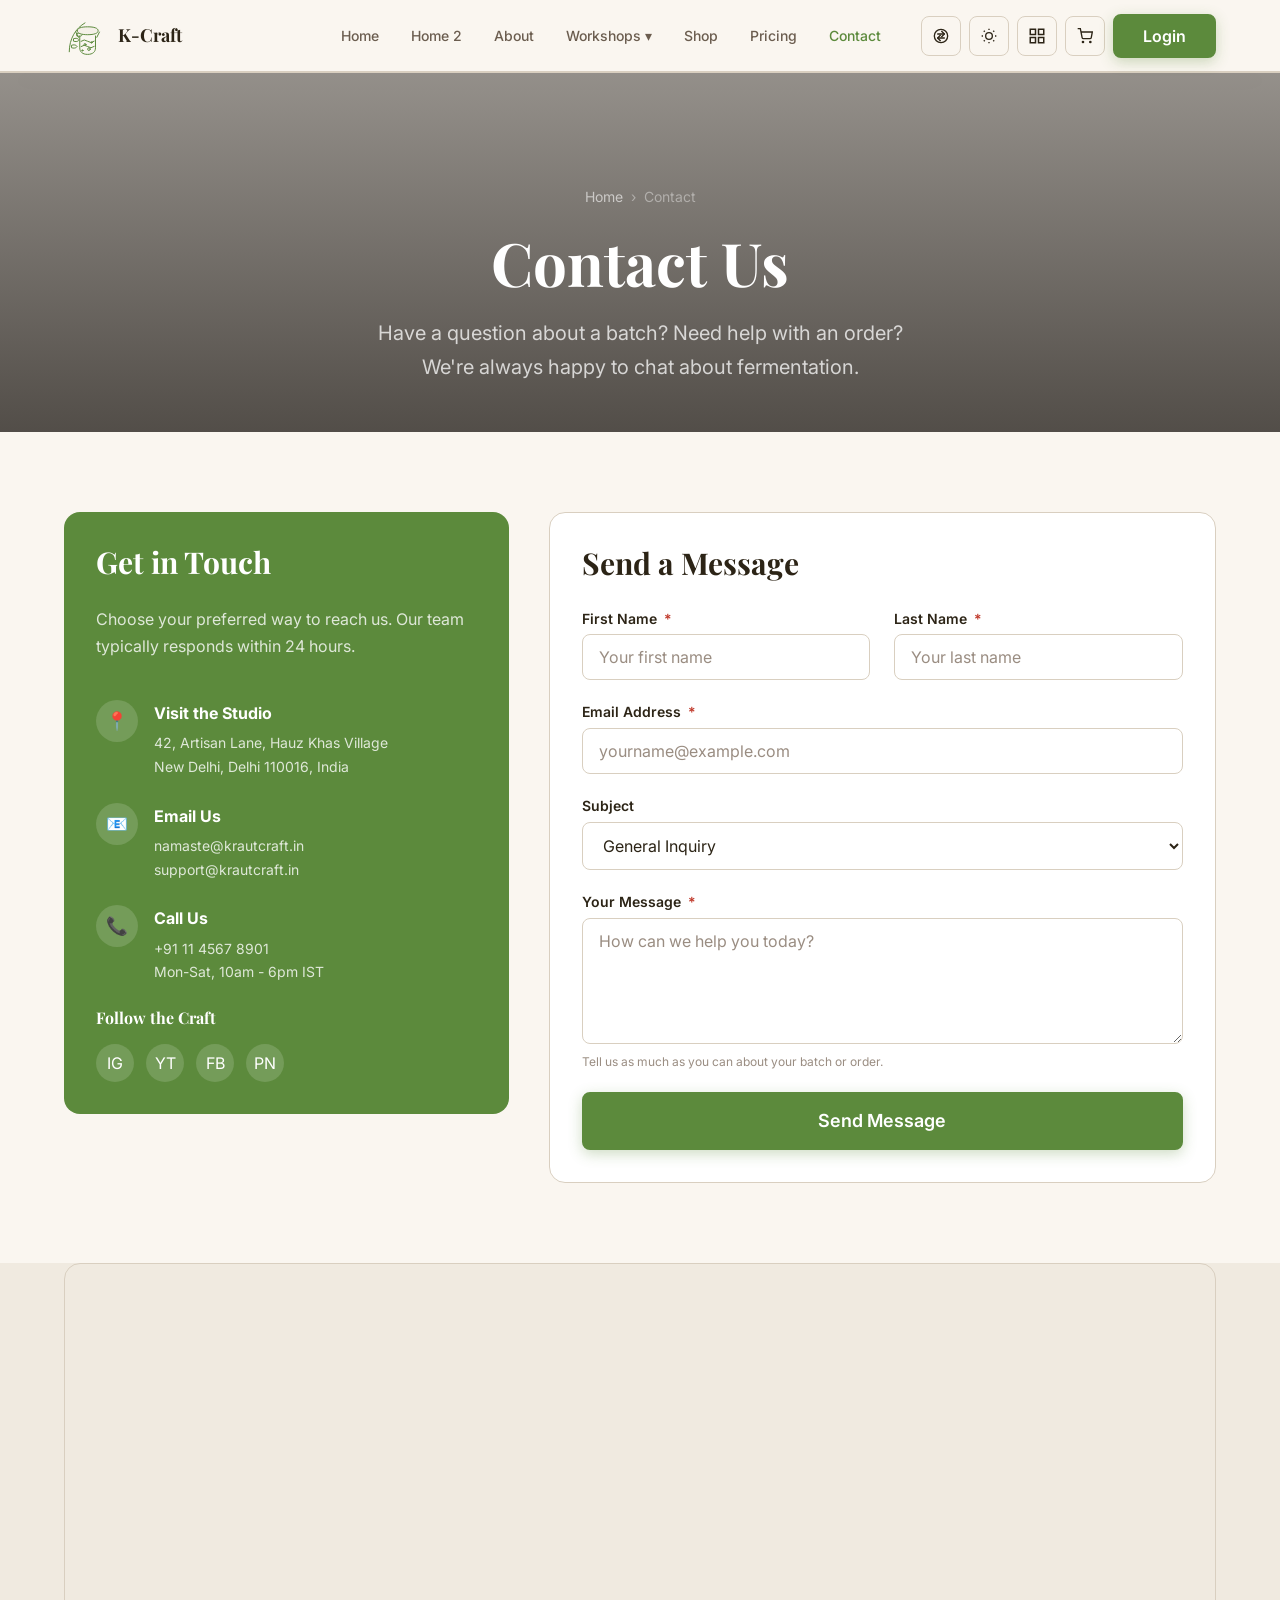
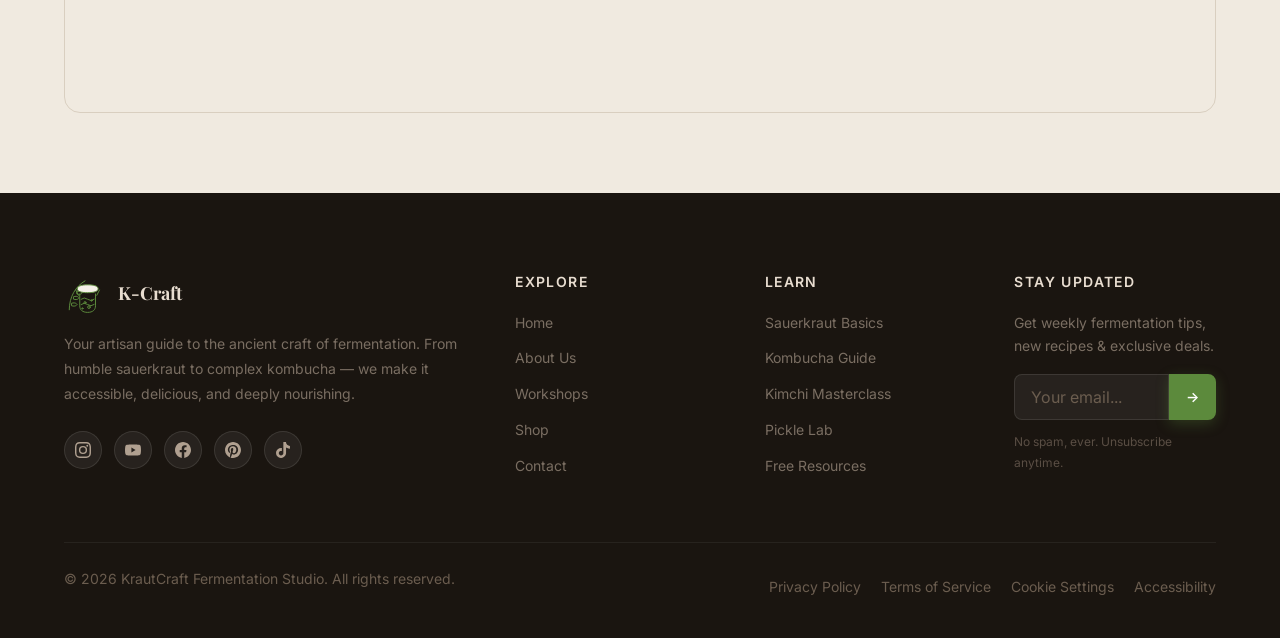
<file: contact.html>
<!DOCTYPE html>
<html lang="en" dir="ltr" data-theme="light">

<head>
  <meta charset="UTF-8">
  <meta name="viewport" content="width=device-width, initial-scale=1.0">
  <title>Contact Us | KrautCraft Fermentation Studio</title>
  <meta name="description"
    content="Get in touch with the KrautCraft team. We're here to help with your fermentation questions, orders, and workshop bookings.">
  <link rel="icon"
    href="data:image/svg+xml,<svg xmlns='http://www.w3.org/2000/svg' viewBox='0 0 24 24' fill='none' stroke='%23ca8a04' stroke-width='2' stroke-linecap='round' stroke-linejoin='round'><rect x='6' y='5' width='12' height='15' rx='3' /><rect x='8' y='2' width='8' height='3' rx='1' /><path d='M6 14c2 0 3-1 6-1s4 1 6 1' /><path d='M12 8c1.5 0 2 1 2 2s-1 2-2 2-2-1-2-2 1.5-2 2-2z' /></svg>">
  <link rel="stylesheet" href="css/variables.css">
  <link rel="stylesheet" href="css/base.css">
  <link rel="stylesheet" href="css/components.css">
  <link rel="stylesheet" href="css/layout.css">
  <link rel="stylesheet" href="css/pages.css">
  <script src="https://code.jquery.com/jquery-3.7.1.min.js" defer></script>
  <script src="js/main.js" defer></script>
</head>

<body>
  <div id="page-loader" role="status">
    <div class="loader-jar">
      <div class="loader-jar-icon"></div>
      <p>Connecting…</p>
    </div>
  </div>
  <!-- Header -->
  <header class="site-header" id="site-header" role="banner">
    <div class="container header-inner">

      <!-- Logo -->
      <a href="index.html" class="site-logo" aria-label="Fermentation Workshop Home">
        <div class="logo-mark" aria-hidden="true"><svg class="custom-logo-icon" width="42" height="42" viewBox="0 0 64 64" fill="none" stroke="currentColor" stroke-width="1.5" stroke-linecap="round" stroke-linejoin="round" style="color: var(--clr-primary);">
  <!-- Wheat Stalk -->
  <path d="M 8 56 C 8 36, 18 20, 32 12" />
  <path d="M 12 46 C 18 44, 20 48, 20 48 C 20 48, 18 52, 12 50 Z" />
  <path d="M 15 36 C 21 34, 23 38, 23 38 C 23 38, 21 42, 15 40 Z" />
  <path d="M 20 28 C 26 26, 28 30, 28 30 C 28 30, 26 34, 20 32 Z" />
  <!-- Jar -->
  <path d="M 24 32 V 50 C 24 56, 28 60, 36 60 C 44 60, 48 56, 48 50 V 32" />
  <!-- Cloth Cover -->
  <path d="M 20 24 C 20 20, 26 18, 36 18 C 46 18, 52 20, 52 24 C 52 28, 46 30, 36 30 C 26 30, 20 28, 20 24 Z" fill="var(--clr-surface-alt)" stroke="var(--clr-primary)"/>
  <path d="M 18 26 L 22 34 M 54 26 L 50 34" />
  <!-- Liquid/Kraut lines -->
  <path d="M 26 40 Q 31 36 36 40 T 46 40" />
  <path d="M 26 48 Q 31 44 36 48 T 46 48" />
  <!-- Bubbles -->
  <circle cx="32" cy="45" r="1.5" />
  <circle cx="38" cy="52" r="2" />
  <circle cx="42" cy="42" r="1" />
  <circle cx="28" cy="54" r="1" />
</svg></div>
        <div class="logo-text">
          <span class="logo-name">K-Craft</span>
          
        </div>
      </a>

      <!-- Main Nav -->
      <nav class="site-nav" role="navigation" aria-label="Main navigation">
        <div class="nav-item">
          <a href="index.html" class="nav-link" data-page="home">Home</a>
        </div>
        <div class="nav-item">
          <a href="index2.html" class="nav-link" data-page="home2">Home 2</a>
        </div>
        <div class="nav-item">
          <a href="about.html" class="nav-link" data-page="about">About</a>
        </div>
        <div class="nav-item">
          <a href="#" class="nav-link" data-page="workshops">Workshops ▾</a>
          <div class="nav-dropdown" role="menu">
            <a href="workshops.html" role="menuitem">All Workshops</a>
            <a href="workshops.html#beginner" role="menuitem">Beginner Series</a>
            <a href="workshops.html#advanced" role="menuitem">Advanced Ferments</a>
            <a href="workshops.html#kraut" role="menuitem">Kraut Masterclass</a>
          </div>
        </div>
        <div class="nav-item">
          <a href="shop.html" class="nav-link" data-page="shop">Shop</a>
        </div>
        <div class="nav-item">
          <a href="pricing.html" class="nav-link" data-page="pricing">Pricing</a>
        </div>
        <div class="nav-item">
          <a href="contact.html" class="nav-link" data-page="contact">Contact</a>
        </div>
      </nav>

      <!-- Header Actions -->
      <div class="header-actions">

        <!-- RTL Toggle -->
        <button class="toggle-btn" id="rtl-toggle" aria-label="Toggle RTL layout">
          <svg width="16" height="16" viewBox="0 0 24 24" fill="none" stroke="currentColor" stroke-width="2" stroke-linecap="round" stroke-linejoin="round">
            <circle cx="12" cy="12" r="10" />
            <line x1="7" y1="9" x2="17" y2="9" />
            <polyline points="13 5 17 9 13 13" />
            <line x1="17" y1="15" x2="7" y2="15" />
            <polyline points="11 11 7 15 11 19" />
          </svg>
        </button>

        <!-- Theme Toggle -->
        <button class="toggle-btn" id="theme-toggle" aria-label="Toggle dark mode">
          <svg class="icon-sun" width="16" height="16" viewBox="0 0 24 24" fill="none" stroke="currentColor"
            stroke-width="2">
            <circle cx="12" cy="12" r="5" />
            <line x1="12" y1="1" x2="12" y2="3" />
            <line x1="12" y1="21" x2="12" y2="23" />
            <line x1="4.22" y1="4.22" x2="5.64" y2="5.64" />
            <line x1="18.36" y1="18.36" x2="19.78" y2="19.78" />
            <line x1="1" y1="12" x2="3" y2="12" />
            <line x1="21" y1="12" x2="23" y2="12" />
            <line x1="4.22" y1="19.78" x2="5.64" y2="18.36" />
            <line x1="18.36" y1="5.64" x2="19.78" y2="4.22" />
          </svg>
          <svg class="icon-moon d-none" width="16" height="16" viewBox="0 0 24 24" fill="none" stroke="currentColor"
            stroke-width="2">
            <path d="M21 12.79A9 9 0 1111.21 3 7 7 0 0021 12.79z" />
          </svg>
        </button>

        <!-- Dashboard Icon -->
        <a href="dashboard-admin.html" class="toggle-btn" aria-label="Dashboard" title="Dashboard">
          <svg width="18" height="18" viewBox="0 0 24 24" fill="none" stroke="currentColor" stroke-width="2">
            <rect x="3" y="3" width="7" height="7"></rect>
            <rect x="14" y="3" width="7" height="7"></rect>
            <rect x="14" y="14" width="7" height="7"></rect>
            <rect x="3" y="14" width="7" height="7"></rect>
          </svg>
        </a>

        <!-- Cart Icon -->
        <a href="shop.html" class="toggle-btn" aria-label="Shopping cart" style="position:relative;">
          <svg width="16" height="16" viewBox="0 0 24 24" fill="none" stroke="currentColor" stroke-width="2">
            <circle cx="9" cy="21" r="1" />
            <circle cx="20" cy="21" r="1" />
            <path d="M1 1h4l2.68 13.39a2 2 0 001.99 1.61h9.72a2 2 0 001.99-1.61L23 6H6" />
          </svg>
          <span class="notif-dot" id="cart-dot" style="display:none;"></span>
        </a>



        <!-- Login CTA -->
        <a href="login.html" class="btn btn-primary hide-mobile" style="height: 40px; display: inline-flex; align-items: center; justify-content: center; padding-top: 0; padding-bottom: 0;">Login</a>

        <!-- Hamburger -->
        <button class="hamburger" id="hamburger" aria-label="Open menu" aria-expanded="false">
          <span></span><span></span><span></span>
        </button>
      </div>
    </div>
  </header>

  <!-- Mobile Navigation Drawer -->
  <div class="mobile-nav" id="mobile-nav" role="navigation" aria-label="Mobile navigation">
    <div class="mobile-nav-inner">
      <a href="index.html" class="mobile-nav-link" data-page="home">
        <svg width="18" height="18" viewBox="0 0 24 24" fill="none" stroke="currentColor" stroke-width="2" stroke-linecap="round" stroke-linejoin="round"><path d="m3 9 9-7 9 7v11a2 2 0 0 1-2 2H5a2 2 0 0 1-2-2z" /><polyline points="9 22 9 12 15 12 15 22" /></svg>
        Home
      </a>
      <a href="index2.html" class="mobile-nav-link" data-page="home2">
        <svg width="18" height="18" viewBox="0 0 24 24" fill="none" stroke="currentColor" stroke-width="2" stroke-linecap="round" stroke-linejoin="round"><path d="m3 9 9-7 9 7v11a2 2 0 0 1-2 2H5a2 2 0 0 1-2-2z" /><polyline points="9 22 9 12 15 12 15 22" /></svg>
        Home 2
      </a>
      <a href="about.html" class="mobile-nav-link" data-page="about">
        <svg width="18" height="18" viewBox="0 0 24 24" fill="none" stroke="currentColor" stroke-width="2" stroke-linecap="round" stroke-linejoin="round"><circle cx="12" cy="12" r="10"/><line x1="12" y1="16" x2="12" y2="12"/><line x1="12" y1="8" x2="12.01" y2="8"/></svg>
        About Us
      </a>
      <a href="workshops.html" class="mobile-nav-link" data-page="workshops">
        <svg width="18" height="18" viewBox="0 0 24 24" fill="none" stroke="currentColor" stroke-width="2" stroke-linecap="round" stroke-linejoin="round"><path d="M4.5 3h15" /><path d="M6 3v16a2 2 0 0 0 2 2h8a2 2 0 0 0 2-2V3" /><path d="M6 14h12" /></svg>
        Workshops
      </a>
      <div class="mobile-nav-sub">
        <a href="workshops.html#beginner">Beginner Series</a>
        <a href="workshops.html#advanced">Advanced Ferments</a>
        <a href="workshops.html#kraut">Kraut Masterclass</a>
      </div>
      <a href="shop.html" class="mobile-nav-link" data-page="shop">
        <svg width="18" height="18" viewBox="0 0 24 24" fill="none" stroke="currentColor" stroke-width="2" stroke-linecap="round" stroke-linejoin="round"><circle cx="9" cy="21" r="1" /><circle cx="20" cy="21" r="1" /><path d="M1 1h4l2.68 13.39a2 2 0 001.99 1.61h9.72a2 2 0 001.99-1.61L23 6H6" /></svg>
        Shop
      </a>
      <a href="pricing.html" class="mobile-nav-link" data-page="pricing">
        <svg width="18" height="18" viewBox="0 0 24 24" fill="none" stroke="currentColor" stroke-width="2" stroke-linecap="round" stroke-linejoin="round">
          <rect x="2" y="4" width="20" height="16" rx="2"/>
          <line x1="12" y1="10" x2="12" y2="10"/>
          <path d="M16 10h-2v4h2"/>
          <path d="M8 10h2v4H8"/>
        </svg>
        Pricing
      </a>
      <a href="contact.html" class="mobile-nav-link" data-page="contact">
        <svg width="18" height="18" viewBox="0 0 24 24" fill="none" stroke="currentColor" stroke-width="2" stroke-linecap="round" stroke-linejoin="round"><path d="M4 4h16c1.1 0 2 .9 2 2v12c0 1.1-.9 2-2 2H4c-1.1 0-2-.9-2-2V6c0-1.1.9-2 2-2z" /><polyline points="22,6 12,13 2,6" /></svg>
        Contact
      </a>

      <div class="mobile-nav-divider"></div>
      <a href="dashboard-admin.html" class="mobile-nav-link" data-page="dashboard">
        <svg width="18" height="18" viewBox="0 0 24 24" fill="none" stroke="currentColor" stroke-width="2" stroke-linecap="round" stroke-linejoin="round"><rect x="3" y="3" width="7" height="7"/><rect x="14" y="3" width="7" height="7"/><rect x="14" y="14" width="7" height="7"/><rect x="3" y="14" width="7" height="7"/></svg>
        Dashboard
      </a>
      <a href="login.html" class="mobile-nav-link">
        <svg width="18" height="18" viewBox="0 0 24 24" fill="none" stroke="currentColor" stroke-width="2" stroke-linecap="round" stroke-linejoin="round"><path d="M15 3h4a2 2 0 0 1 2 2v14a2 2 0 0 1-2 2h-4" /><polyline points="10 17 15 12 10 7" /><line x1="15" y1="12" x2="3" y2="12" /></svg>
        Login
      </a>

      <div class="mobile-nav-divider"></div>
      <div class="mobile-nav-actions">
        <button class="mobile-nav-link" id="mobile-theme-toggle" style="width:100%; text-align:left;">
          <svg width="18" height="18" viewBox="0 0 24 24" fill="none" stroke="currentColor" stroke-width="2" stroke-linecap="round" stroke-linejoin="round"><path d="M12 2v2M12 20v2M4.93 4.93l1.41 1.41M17.66 17.66l1.41 1.41M2 12h2M20 12h2M6.34 17.66l-1.41 1.41M19.07 4.93l-1.41 1.41"/><circle cx="12" cy="12" r="4"/></svg>
          Toggle Theme
        </button>
        <button class="mobile-nav-link" id="mobile-rtl-toggle" style="width:100%; text-align:left;">
          <svg width="18" height="18" viewBox="0 0 24 24" fill="none" stroke="currentColor" stroke-width="2" stroke-linecap="round" stroke-linejoin="round"><path d="M21 12H3M21 12l-4-4M21 12l-4 4M3 12l4-4M3 12l4 4"/></svg>
          Toggle RTL
        </button>
      </div>
    </div>
  </div>


  <!-- PAGE HERO -->
  <section class="page-hero"
    style="background-image:url('https://tse4.mm.bing.net/th/id/OIP.KDv4Q_dF5x2x8JD-3bFF0QHaHa?w=1024&h=1024&rs=1&pid=ImgDetMain&o=7&rm=3')">
    <div class="page-hero-overlay"></div>
    <div class="container page-hero-content">
      <nav aria-label="Breadcrumb" class="breadcrumb">
        <a href="index.html">Home</a> <span>›</span> <span>Contact</span>
      </nav>
      <h1 data-reveal>Contact Us</h1>
      <p data-reveal>Have a question about a batch? Need help with an order? We're always happy to chat about
        fermentation.</p>
    </div>
  </section>

  <!-- CONTACT CONTENT -->
  <section class="section">
    <div class="container">
      <div class="contact-grid">

        <!-- CONTACT INFO -->
        <div class="contact-info-card" data-reveal="left">
          <h3>Get in Touch</h3>
          <p style="opacity:0.8; margin-bottom:var(--sp-4);">Choose your preferred way to reach us. Our team typically
            responds within 24 hours.</p>

          <div class="contact-info-item">
            <div class="contact-info-icon">📍</div>
            <div class="contact-info-text">
              <strong>Visit the Studio</strong>
              <p>42, Artisan Lane, Hauz Khas Village<br>New Delhi, Delhi 110016, India</p>
            </div>
          </div>

          <div class="contact-info-item">
            <div class="contact-info-icon">📧</div>
            <div class="contact-info-text">
              <strong>Email Us</strong>
              <p>namaste@krautcraft.in<br>support@krautcraft.in</p>
            </div>
          </div>

          <div class="contact-info-item">
            <div class="contact-info-icon">📞</div>
            <div class="contact-info-text">
              <strong>Call Us</strong>
              <p>+91 11 4567 8901<br>Mon-Sat, 10am - 6pm IST</p>
            </div>
          </div>

          <div class="mt-auto">
            <h4 style="font-size:var(--fs-base); color:#fff; margin-bottom:var(--sp-4); text-align:left;">Follow the
              Craft</h4>
            <div class="contact-social">
              <a href="#" class="contact-social-link">IG</a>
              <a href="#" class="contact-social-link">YT</a>
              <a href="#" class="contact-social-link">FB</a>
              <a href="#" class="contact-social-link">PN</a>
            </div>
          </div>
        </div>

        <!-- CONTACT FORM -->
        <div class="contact-form-card" data-reveal="right">
          <h3>Send a Message</h3>
          <form id="contact-form">
            <div class="grid-2">
              <div class="form-group">
                <label class="form-label" for="first-name">First Name <span class="form-required">*</span></label>
                <input type="text" id="first-name" class="form-control" placeholder="Your first name" required>
              </div>
              <div class="form-group">
                <label class="form-label" for="last-name">Last Name <span class="form-required">*</span></label>
                <input type="text" id="last-name" class="form-control" placeholder="Your last name" required>
              </div>
            </div>

            <div class="form-group">
              <label class="form-label" for="email">Email Address <span class="form-required">*</span></label>
              <input type="email" id="email" class="form-control" placeholder="yourname@example.com" required>
            </div>

            <div class="form-group">
              <label class="form-label" for="subject">Subject</label>
              <select id="subject" class="form-control">
                <option value="general">General Inquiry</option>
                <option value="workshop">Workshop Booking</option>
                <option value="order">Order Support</option>
                <option value="wholesale">Wholesale</option>
                <option value="feedback">Feedback</option>
              </select>
            </div>

            <div class="form-group">
              <label class="form-label" for="message">Your Message <span class="form-required">*</span></label>
              <textarea id="message" class="form-control" rows="5" placeholder="How can we help you today?"
                required></textarea>
              <span class="form-hint">Tell us as much as you can about your batch or order.</span>
            </div>

            <button type="submit" class="btn btn-primary btn-lg btn-full" id="submit-btn">Send Message</button>
          </form>
        </div>

      </div>
    </div>
  </section>

  <!-- MAP SECTION -->
  <section class="section section--alt" style="padding-top:0;">
    <div class="container">
      <div class="rounded-lg overflow-hidden shadow-lg" style="height:450px; border: 1px solid var(--clr-border);">
        <iframe src="https://www.google.com/maps/embed?pb=!1m18!1m12!1m3!1d14013.9238327318!2d77.1843105786377!3d28.552467380905096!2m3!1f0!2f0!3f0!3m2!1i1024!2i768!4f13.1!3m3!1m2!1s0x390d1df643195231%3A0x6739665672228e93!2sHauz%20Khas%20Village%2C%20New%20Delhi%2C%20Delhi!5e0!3m2!1sen!2sin!4v1715075000000!5m2!1sen!2sin" width="100%" height="450" style="border:0;" allowfullscreen="" loading="lazy" referrerpolicy="no-referrer-when-downgrade"></iframe>
      </div>
    </div>
  </section>

  <!-- Footer -->
  <footer class="site-footer" role="contentinfo">
    <div class="container">
      <div class="footer-grid">

        <!-- Brand Column -->
        <div class="footer-col footer-brand">
          <a href="index.html" class="site-logo" style="text-decoration:none;">
            <div class="logo-mark" aria-hidden="true"><svg class="custom-logo-icon" width="42" height="42" viewBox="0 0 64 64" fill="none" stroke="currentColor" stroke-width="1.5" stroke-linecap="round" stroke-linejoin="round" style="color: var(--clr-primary);">
  <!-- Wheat Stalk -->
  <path d="M 8 56 C 8 36, 18 20, 32 12" />
  <path d="M 12 46 C 18 44, 20 48, 20 48 C 20 48, 18 52, 12 50 Z" />
  <path d="M 15 36 C 21 34, 23 38, 23 38 C 23 38, 21 42, 15 40 Z" />
  <path d="M 20 28 C 26 26, 28 30, 28 30 C 28 30, 26 34, 20 32 Z" />
  <!-- Jar -->
  <path d="M 24 32 V 50 C 24 56, 28 60, 36 60 C 44 60, 48 56, 48 50 V 32" />
  <!-- Cloth Cover -->
  <path d="M 20 24 C 20 20, 26 18, 36 18 C 46 18, 52 20, 52 24 C 52 28, 46 30, 36 30 C 26 30, 20 28, 20 24 Z" fill="var(--clr-surface-alt)" stroke="var(--clr-primary)"/>
  <path d="M 18 26 L 22 34 M 54 26 L 50 34" />
  <!-- Liquid/Kraut lines -->
  <path d="M 26 40 Q 31 36 36 40 T 46 40" />
  <path d="M 26 48 Q 31 44 36 48 T 46 48" />
  <!-- Bubbles -->
  <circle cx="32" cy="45" r="1.5" />
  <circle cx="38" cy="52" r="2" />
  <circle cx="42" cy="42" r="1" />
  <circle cx="28" cy="54" r="1" />
</svg></div>
            <div class="logo-text">
              <span class="logo-name" style="color:#E8DDD0;">K-Craft</span>
              
            </div>
          </a>
          <p>Your artisan guide to the ancient craft of fermentation. From humble sauerkraut to complex kombucha — we
            make it accessible, delicious, and deeply nourishing.</p>
          <div class="footer-social" aria-label="Social media links">
            <a href="#" class="social-link" aria-label="Instagram">
              <svg width="16" height="16" viewBox="0 0 24 24" fill="currentColor">
                <path
                  d="M12 2.163c3.204 0 3.584.012 4.85.07 3.252.148 4.771 1.691 4.919 4.919.058 1.265.069 1.645.069 4.849 0 3.205-.012 3.584-.069 4.849-.149 3.225-1.664 4.771-4.919 4.919-1.266.058-1.644.07-4.85.07-3.204 0-3.584-.012-4.849-.07-3.26-.149-4.771-1.699-4.919-4.92-.058-1.265-.07-1.644-.07-4.849 0-3.204.013-3.583.07-4.849.149-3.227 1.664-4.771 4.919-4.919 1.266-.057 1.645-.069 4.849-.069zM12 0C8.741 0 8.333.014 7.053.072 2.695.272.273 2.69.073 7.052.014 8.333 0 8.741 0 12c0 3.259.014 3.668.072 4.948.2 4.358 2.618 6.78 6.98 6.98C8.333 23.986 8.741 24 12 24c3.259 0 3.668-.014 4.948-.072 4.354-.2 6.782-2.618 6.979-6.98.059-1.28.073-1.689.073-4.948 0-3.259-.014-3.667-.072-4.947-.196-4.354-2.617-6.78-6.979-6.98C15.668.014 15.259 0 12 0zm0 5.838a6.162 6.162 0 100 12.324 6.162 6.162 0 000-12.324zM12 16a4 4 0 110-8 4 4 0 010 8zm6.406-11.845a1.44 1.44 0 100 2.881 1.44 1.44 0 000-2.881z" />
              </svg>
            </a>
            <a href="#" class="social-link" aria-label="YouTube">
              <svg width="16" height="16" viewBox="0 0 24 24" fill="currentColor">
                <path
                  d="M23.495 6.205a3.007 3.007 0 00-2.088-2.088c-1.87-.501-9.396-.501-9.396-.501s-7.507-.01-9.396.501A3.007 3.007 0 00.527 6.205a31.247 31.247 0 00-.522 5.805 31.247 31.247 0 00.522 5.783 3.007 3.007 0 002.088 2.088c1.868.502 9.396.502 9.396.502s7.506 0 9.396-.502a3.007 3.007 0 002.088-2.088 31.247 31.247 0 00.5-5.783 31.247 31.247 0 00-.5-5.805zM9.609 15.601V8.408l6.264 3.602z" />
              </svg>
            </a>
            <a href="#" class="social-link" aria-label="Facebook">
              <svg width="16" height="16" viewBox="0 0 24 24" fill="currentColor">
                <path
                  d="M24 12.073c0-6.627-5.373-12-12-12s-12 5.373-12 12c0 5.99 4.388 10.954 10.125 11.854v-8.385H7.078v-3.47h3.047V9.43c0-3.007 1.792-4.669 4.533-4.669 1.312 0 2.686.235 2.686.235v2.953H15.83c-1.491 0-1.956.925-1.956 1.874v2.25h3.328l-.532 3.47h-2.796v8.385C19.612 23.027 24 18.062 24 12.073z" />
              </svg>
            </a>
            <a href="#" class="social-link" aria-label="Pinterest">
              <svg width="16" height="16" viewBox="0 0 24 24" fill="currentColor">
                <path
                  d="M12 0C5.373 0 0 5.373 0 12c0 5.084 3.163 9.426 7.627 11.174-.105-.949-.2-2.405.042-3.441.218-.937 1.407-5.965 1.407-5.965s-.359-.719-.359-1.782c0-1.668.967-2.914 2.171-2.914 1.023 0 1.518.769 1.518 1.69 0 1.029-.655 2.568-.994 3.995-.283 1.194.599 2.169 1.777 2.169 2.133 0 3.772-2.249 3.772-5.495 0-2.873-2.064-4.882-5.012-4.882-3.414 0-5.418 2.561-5.418 5.207 0 1.031.397 2.138.893 2.738a.36.36 0 01.083.345l-.333 1.36c-.053.22-.174.267-.402.161-1.499-.698-2.436-2.889-2.436-4.649 0-3.785 2.75-7.262 7.929-7.262 4.163 0 7.398 2.967 7.398 6.931 0 4.136-2.607 7.464-6.227 7.464-1.216 0-2.359-.632-2.75-1.378l-.748 2.853c-.271 1.043-1.002 2.35-1.492 3.146C9.57 23.812 10.763 24 12 24c6.627 0 12-5.373 12-12S18.627 0 12 0z" />
              </svg>
            </a>
            <a href="#" class="social-link" aria-label="TikTok">
              <svg width="16" height="16" viewBox="0 0 24 24" fill="currentColor">
                <path
                  d="M12.525.02c1.31-.02 2.61-.01 3.91-.02.08 1.53.63 3.09 1.75 4.17 1.12 1.11 2.7 1.62 4.24 1.79v4.03c-1.44-.05-2.89-.35-4.2-.97-.57-.26-1.1-.59-1.62-.93-.01 2.92.01 5.84-.02 8.75-.08 1.4-.54 2.79-1.35 3.94-1.31 1.92-3.58 3.17-5.91 3.21-1.43.08-2.86-.31-4.08-1.03-2.02-1.19-3.44-3.37-3.65-5.71-.02-.5-.03-1-.01-1.49.18-1.9 1.12-3.72 2.58-4.96 1.66-1.44 3.98-2.13 6.15-1.72.02 1.48-.04 2.96-.04 4.44-.99-.32-2.15-.23-3.02.37-.63.41-1.11 1.04-1.36 1.75-.21.51-.15 1.07-.14 1.61.24 1.64 1.82 3.02 3.5 2.87 1.12-.01 2.19-.66 2.77-1.61.19-.33.4-.67.41-1.06.1-1.79.06-3.57.07-5.36.01-4.03-.01-8.05.02-12.07z" />
              </svg>
            </a>
          </div>
        </div>

        <!-- Explore Links -->
        <div class="footer-col">
          <h4>Explore</h4>
          <nav class="footer-links" aria-label="Explore links">
            <a href="index.html">Home</a>
            <a href="about.html">About Us</a>
            <a href="workshops.html">Workshops</a>
            <a href="shop.html">Shop</a>
            <a href="contact.html">Contact</a>
          </nav>
        </div>

        <!-- Learn Links -->
        <div class="footer-col">
          <h4>Learn</h4>
          <nav class="footer-links" aria-label="Learn links">
            <a href="#">Sauerkraut Basics</a>
            <a href="#">Kombucha Guide</a>
            <a href="#">Kimchi Masterclass</a>
            <a href="#">Pickle Lab</a>
            <a href="#">Free Resources</a>
          </nav>
        </div>

        <!-- Newsletter & Legal -->
        <div class="footer-col">
          <h4>Stay Updated</h4>
          <p style="font-size:var(--fs-sm);color:#7A6E62;margin-bottom:var(--sp-4);">Get weekly fermentation tips, new
            recipes & exclusive deals.</p>
          <div class="footer-newsletter">
            <div class="newsletter-row">
              <input type="email" class="form-control" placeholder="Your email..." id="footer-email"
                aria-label="Email for newsletter">
              <button class="btn btn-primary btn-sm" id="footer-subscribe-btn"
                aria-label="Subscribe to newsletter">→</button>
            </div>
          </div>
          <p style="font-size:var(--fs-xs);color:#5A4E44;margin-top:var(--sp-3);">No spam, ever. Unsubscribe anytime.
          </p>
        </div>
      </div>

      <!-- Footer Bottom -->
      <div class="footer-bottom">
        <p>© <span id="footer-year"></span> KrautCraft Fermentation Studio. All rights reserved.</p>
        <nav class="footer-bottom-links" aria-label="Legal links">
          <a href="#">Privacy Policy</a>
          <a href="#">Terms of Service</a>
          <a href="#">Cookie Settings</a>
          <a href="#">Accessibility</a>
        </nav>
      </div>
    </div>
  </footer>

  <script>
    // Set footer year dynamically
    document.getElementById('footer-year').textContent = new Date().getFullYear();
    // Newsletter quick handler
    document.getElementById('footer-subscribe-btn')?.addEventListener('click', function () {
      const email = document.getElementById('footer-email').value.trim();
      if (email && email.includes('@')) {
        if (window.showToast) showToast('success', '🎉 You\'re subscribed!', 'Welcome to the fermentation community!');
        document.getElementById('footer-email').value = '';
      } else {
        if (window.showToast) showToast('error', 'Invalid email', 'Please enter a valid email address.');
      }
    });
  </script>

  <div id="toast-container"></div>

  <script>
    $(document).ready(function () {
      $('#contact-form').on('submit', function (e) {
        e.preventDefault();
        const $btn = $('#submit-btn');
        $btn.html('Sending...').prop('disabled', true);

        setTimeout(() => {
          window.showToast('success', 'Message Sent!', 'Thank you, Jane! We\'ll get back to you shortly.');
          $btn.html('Send Message').prop('disabled', false);
          $('#contact-form')[0].reset();
        }, 1500);
      });
    });
  </script>
</body>

</html>
</file>
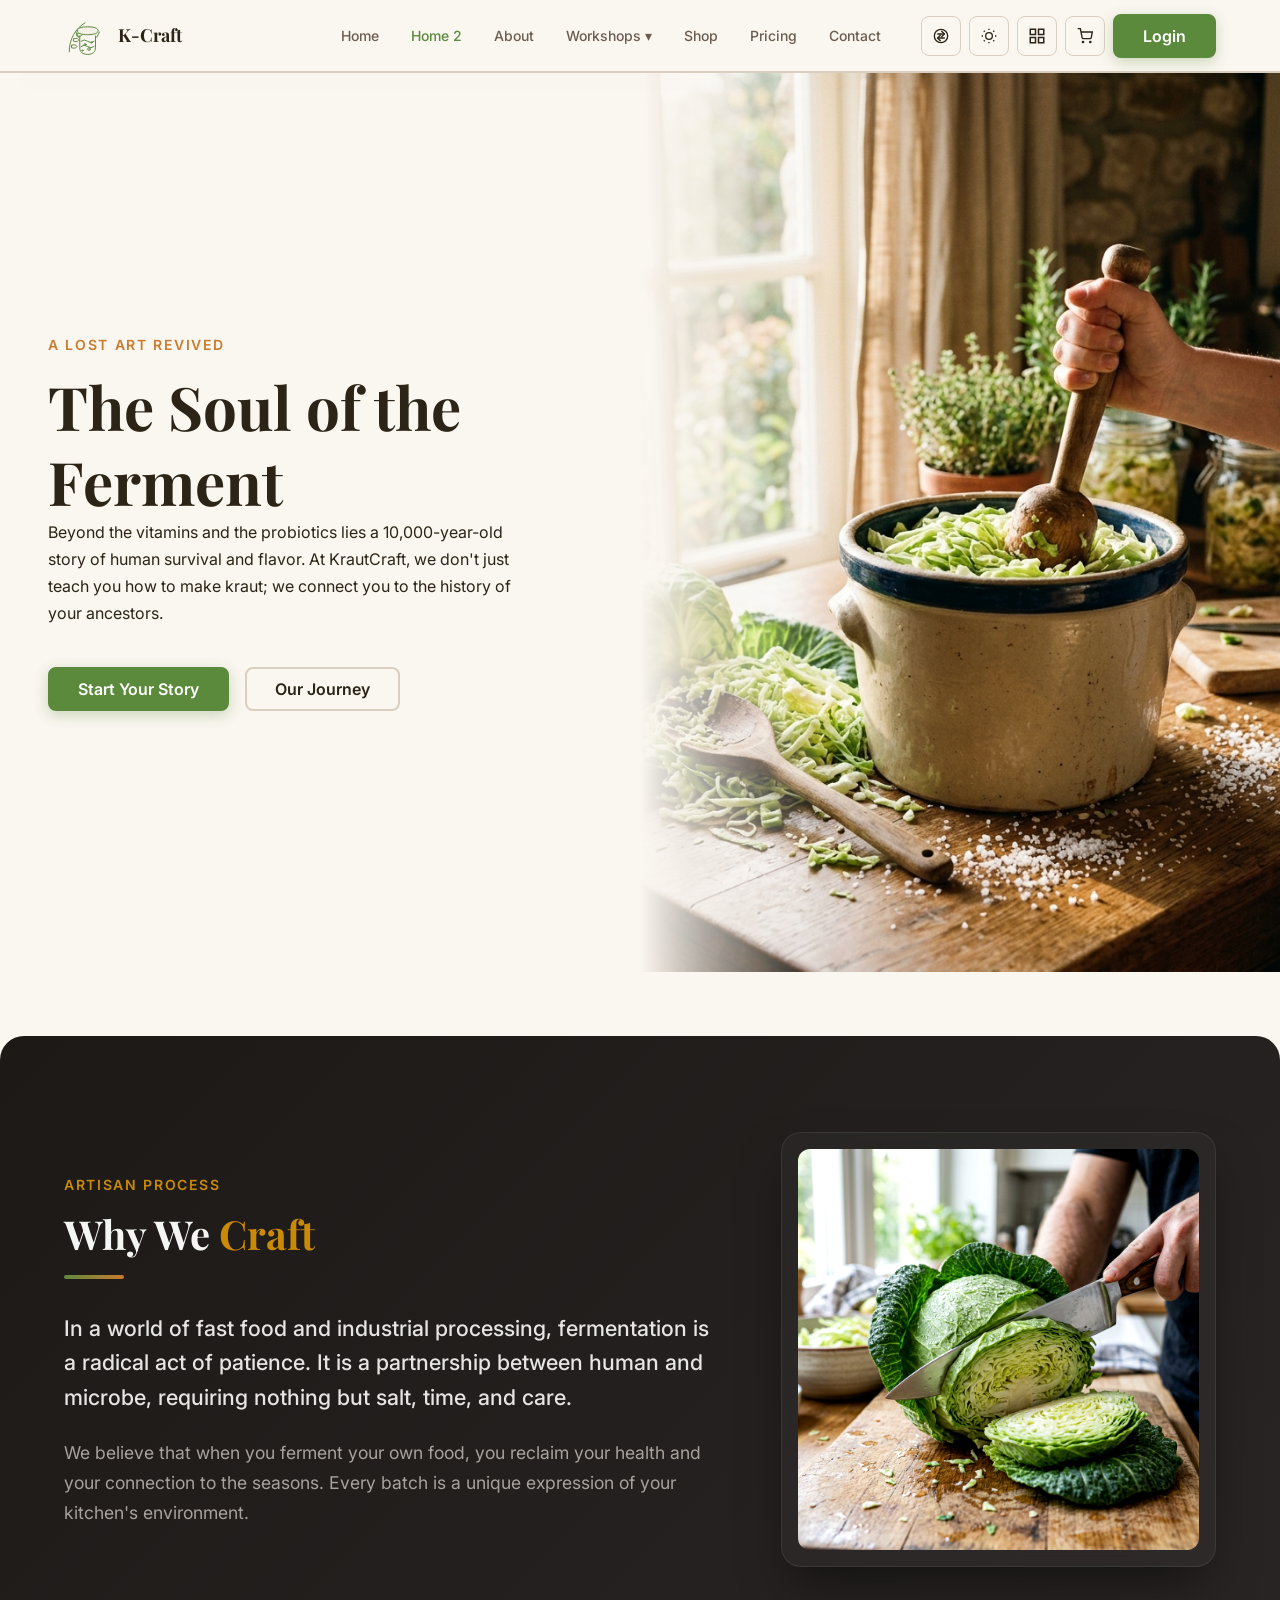
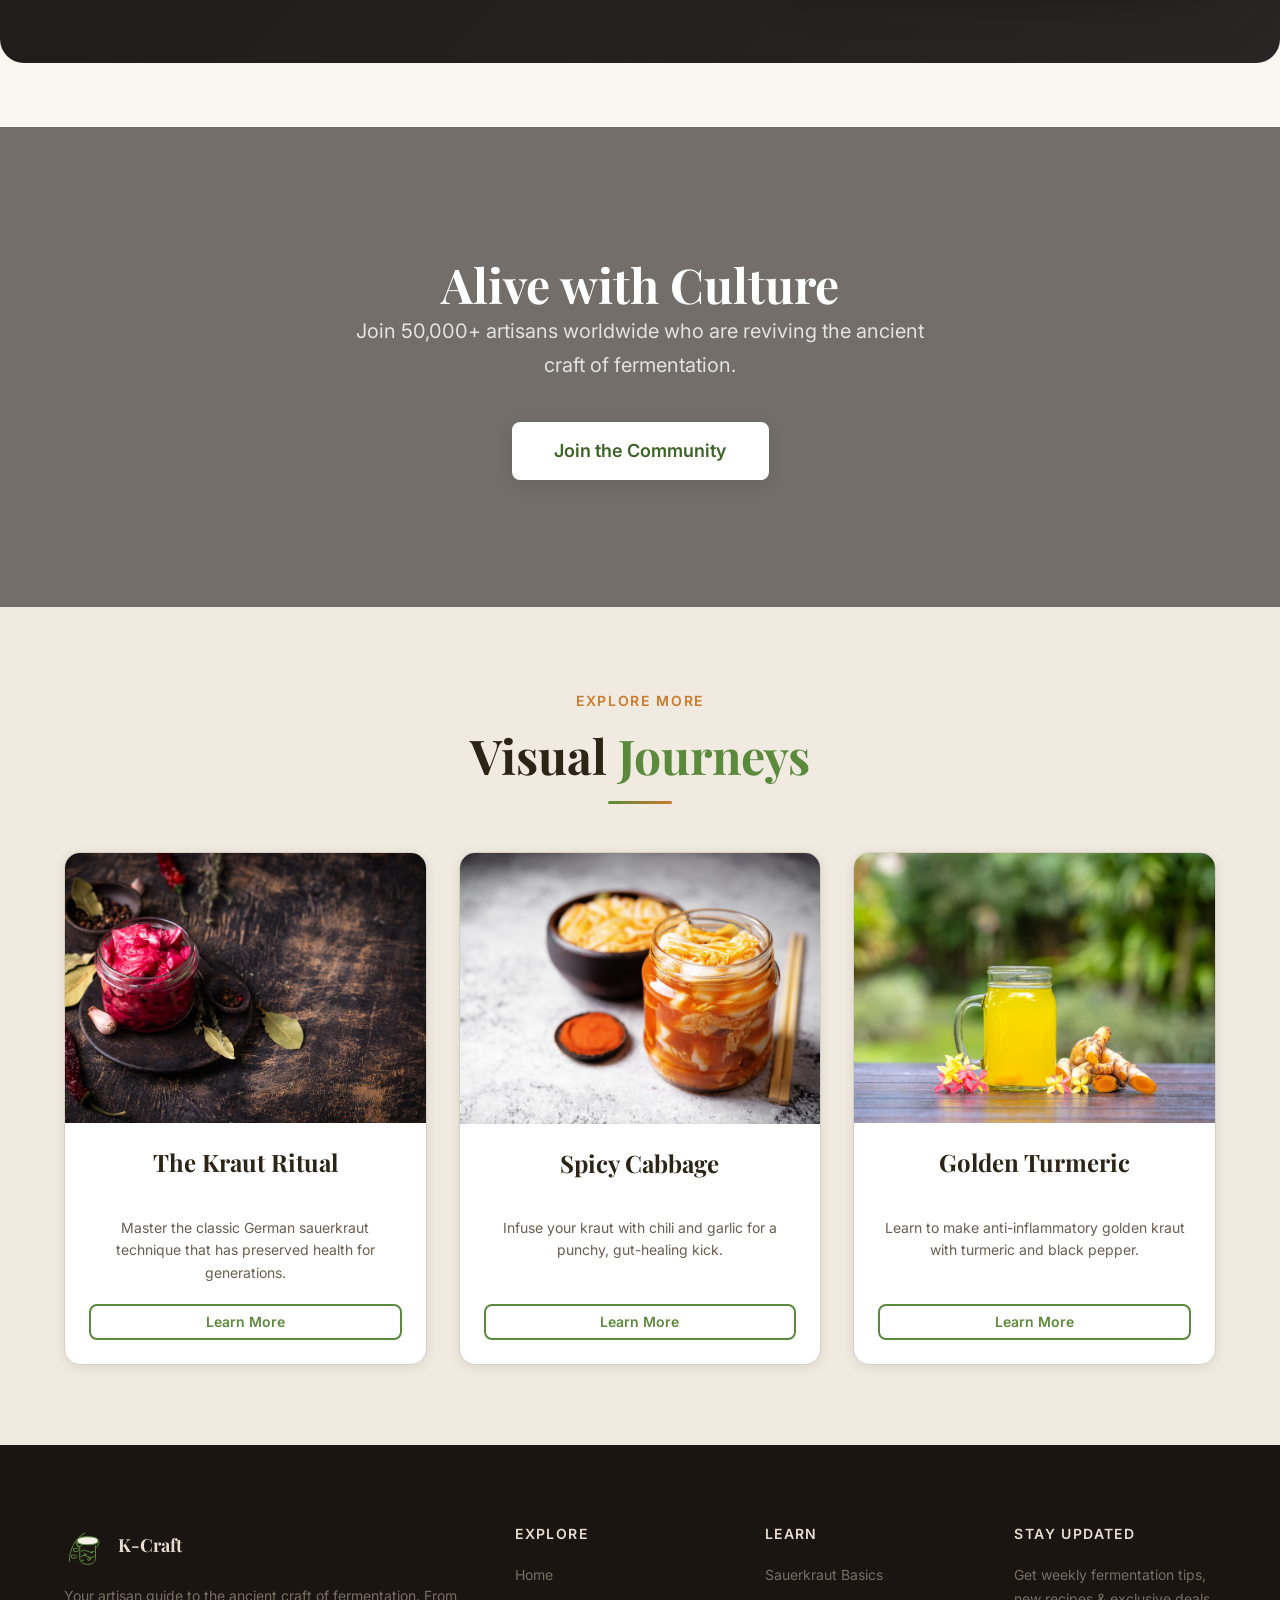
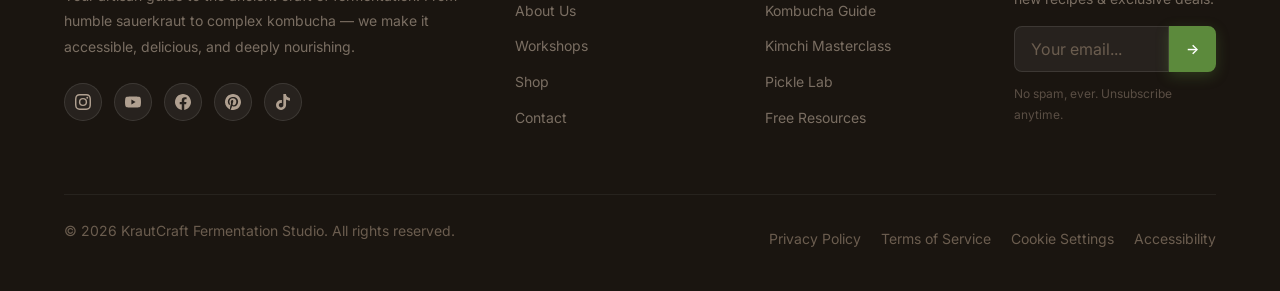
<file: index2.html>
<!DOCTYPE html>
<html lang="en" dir="ltr" data-theme="light">

<head>
  <meta charset="UTF-8">
  <meta name="viewport" content="width=device-width, initial-scale=1.0">
  <title>KrautCraft | Storytelling Experience</title>
  <meta name="description"
    content="Experience the craft of fermentation through our storytelling lens. Learn the history and the heart behind the crock.">
  <link rel="icon"
    href="data:image/svg+xml,<svg xmlns='http://www.w3.org/2000/svg' viewBox='0 0 24 24' fill='none' stroke='%23ca8a04' stroke-width='2' stroke-linecap='round' stroke-linejoin='round'><rect x='6' y='5' width='12' height='15' rx='3' /><rect x='8' y='2' width='8' height='3' rx='1' /><path d='M6 14c2 0 3-1 6-1s4 1 6 1' /><path d='M12 8c1.5 0 2 1 2 2s-1 2-2 2-2-1-2-2 1.5-2 2-2z' /></svg>">
  <link rel="stylesheet" href="css/variables.css">
  <link rel="stylesheet" href="css/base.css">
  <link rel="stylesheet" href="css/components.css">
  <link rel="stylesheet" href="css/layout.css">
  <link rel="stylesheet" href="css/pages.css">
  <script src="https://code.jquery.com/jquery-3.7.1.min.js" defer></script>
  <script src="js/main.js" defer></script>
</head>

<body>
  <div id="page-loader" role="status">
    <div class="loader-jar">
      <div class="loader-jar-icon"></div>
      <p>Brewing History…</p>
    </div>
  </div>
  <!-- Header -->
  <header class="site-header" id="site-header" role="banner">
    <div class="container header-inner">

      <!-- Logo -->
      <a href="index.html" class="site-logo" aria-label="Fermentation Workshop Home">
        <div class="logo-mark" aria-hidden="true"><svg class="custom-logo-icon" width="42" height="42" viewBox="0 0 64 64" fill="none" stroke="currentColor" stroke-width="1.5" stroke-linecap="round" stroke-linejoin="round" style="color: var(--clr-primary);">
  <!-- Wheat Stalk -->
  <path d="M 8 56 C 8 36, 18 20, 32 12" />
  <path d="M 12 46 C 18 44, 20 48, 20 48 C 20 48, 18 52, 12 50 Z" />
  <path d="M 15 36 C 21 34, 23 38, 23 38 C 23 38, 21 42, 15 40 Z" />
  <path d="M 20 28 C 26 26, 28 30, 28 30 C 28 30, 26 34, 20 32 Z" />
  <!-- Jar -->
  <path d="M 24 32 V 50 C 24 56, 28 60, 36 60 C 44 60, 48 56, 48 50 V 32" />
  <!-- Cloth Cover -->
  <path d="M 20 24 C 20 20, 26 18, 36 18 C 46 18, 52 20, 52 24 C 52 28, 46 30, 36 30 C 26 30, 20 28, 20 24 Z" fill="var(--clr-surface-alt)" stroke="var(--clr-primary)"/>
  <path d="M 18 26 L 22 34 M 54 26 L 50 34" />
  <!-- Liquid/Kraut lines -->
  <path d="M 26 40 Q 31 36 36 40 T 46 40" />
  <path d="M 26 48 Q 31 44 36 48 T 46 48" />
  <!-- Bubbles -->
  <circle cx="32" cy="45" r="1.5" />
  <circle cx="38" cy="52" r="2" />
  <circle cx="42" cy="42" r="1" />
  <circle cx="28" cy="54" r="1" />
</svg></div>
        <div class="logo-text">
          <span class="logo-name">K-Craft</span>
          
        </div>
      </a>

      <!-- Main Nav -->
      <nav class="site-nav" role="navigation" aria-label="Main navigation">
        <div class="nav-item">
          <a href="index.html" class="nav-link" data-page="home">Home</a>
        </div>
        <div class="nav-item">
          <a href="index2.html" class="nav-link" data-page="home2">Home 2</a>
        </div>
        <div class="nav-item">
          <a href="about.html" class="nav-link" data-page="about">About</a>
        </div>
        <div class="nav-item">
          <a href="#" class="nav-link" data-page="workshops">Workshops ▾</a>
          <div class="nav-dropdown" role="menu">
            <a href="workshops.html" role="menuitem">All Workshops</a>
            <a href="workshops.html#beginner" role="menuitem">Beginner Series</a>
            <a href="workshops.html#advanced" role="menuitem">Advanced Ferments</a>
            <a href="workshops.html#kraut" role="menuitem">Kraut Masterclass</a>
          </div>
        </div>
        <div class="nav-item">
          <a href="shop.html" class="nav-link" data-page="shop">Shop</a>
        </div>
        <div class="nav-item">
          <a href="pricing.html" class="nav-link" data-page="pricing">Pricing</a>
        </div>
        <div class="nav-item">
          <a href="contact.html" class="nav-link" data-page="contact">Contact</a>
        </div>
      </nav>

      <!-- Header Actions -->
      <div class="header-actions">

        <!-- RTL Toggle -->
        <button class="toggle-btn" id="rtl-toggle" aria-label="Toggle RTL layout">
          <svg width="16" height="16" viewBox="0 0 24 24" fill="none" stroke="currentColor" stroke-width="2" stroke-linecap="round" stroke-linejoin="round">
            <circle cx="12" cy="12" r="10" />
            <!-- Right arrow -->
            <line x1="7" y1="9" x2="17" y2="9" />
            <polyline points="13 5 17 9 13 13" />
            <!-- Left arrow -->
            <line x1="17" y1="15" x2="7" y2="15" />
            <polyline points="11 11 7 15 11 19" />
          </svg>
        </button>

        <!-- Theme Toggle -->
        <button class="toggle-btn" id="theme-toggle" aria-label="Toggle dark mode">
          <svg class="icon-sun" width="16" height="16" viewBox="0 0 24 24" fill="none" stroke="currentColor"
            stroke-width="2">
            <circle cx="12" cy="12" r="5" />
            <line x1="12" y1="1" x2="12" y2="3" />
            <line x1="12" y1="21" x2="12" y2="23" />
            <line x1="4.22" y1="4.22" x2="5.64" y2="5.64" />
            <line x1="18.36" y1="18.36" x2="19.78" y2="19.78" />
            <line x1="1" y1="12" x2="3" y2="12" />
            <line x1="21" y1="12" x2="23" y2="12" />
            <line x1="4.22" y1="19.78" x2="5.64" y2="18.36" />
            <line x1="18.36" y1="5.64" x2="19.78" y2="4.22" />
          </svg>
          <svg class="icon-moon d-none" width="16" height="16" viewBox="0 0 24 24" fill="none" stroke="currentColor"
            stroke-width="2">
            <path d="M21 12.79A9 9 0 1111.21 3 7 7 0 0021 12.79z" />
          </svg>
        </button>

        <!-- Dashboard Icon -->
        <a href="dashboard-admin.html" class="toggle-btn" aria-label="Dashboard" title="Dashboard">
          <svg width="18" height="18" viewBox="0 0 24 24" fill="none" stroke="currentColor" stroke-width="2">
            <rect x="3" y="3" width="7" height="7"></rect>
            <rect x="14" y="3" width="7" height="7"></rect>
            <rect x="14" y="14" width="7" height="7"></rect>
            <rect x="3" y="14" width="7" height="7"></rect>
          </svg>
        </a>

        <!-- Cart Icon -->
        <a href="shop.html" class="toggle-btn" aria-label="Shopping cart" style="position:relative;">
          <svg width="16" height="16" viewBox="0 0 24 24" fill="none" stroke="currentColor" stroke-width="2">
            <circle cx="9" cy="21" r="1" />
            <circle cx="20" cy="21" r="1" />
            <path d="M1 1h4l2.68 13.39a2 2 0 001.99 1.61h9.72a2 2 0 001.99-1.61L23 6H6" />
          </svg>
          <span class="notif-dot" id="cart-dot" style="display:none;"></span>
        </a>



        <!-- Login CTA -->
        <a href="login.html" class="btn btn-primary hide-mobile" style="height: 40px; display: inline-flex; align-items: center; justify-content: center; padding-top: 0; padding-bottom: 0;">Login</a>

        <!-- Hamburger -->
        <button class="hamburger" id="hamburger" aria-label="Open menu" aria-expanded="false">
          <span></span><span></span><span></span>
        </button>
      </div>
    </div>
  </header>

  <!-- Mobile Navigation Drawer -->
  <div class="mobile-nav" id="mobile-nav" role="navigation" aria-label="Mobile navigation">
    <div class="mobile-nav-inner">
      <a href="index.html" class="mobile-nav-link" data-page="home">
        <svg width="18" height="18" viewBox="0 0 24 24" fill="none" stroke="currentColor" stroke-width="2" stroke-linecap="round" stroke-linejoin="round"><path d="m3 9 9-7 9 7v11a2 2 0 0 1-2 2H5a2 2 0 0 1-2-2z" /><polyline points="9 22 9 12 15 12 15 22" /></svg>
        Home
      </a>
      <a href="index2.html" class="mobile-nav-link" data-page="home2">
        <svg width="18" height="18" viewBox="0 0 24 24" fill="none" stroke="currentColor" stroke-width="2" stroke-linecap="round" stroke-linejoin="round"><path d="m3 9 9-7 9 7v11a2 2 0 0 1-2 2H5a2 2 0 0 1-2-2z" /><polyline points="9 22 9 12 15 12 15 22" /></svg>
        Home 2
      </a>
      <a href="about.html" class="mobile-nav-link" data-page="about">
        <svg width="18" height="18" viewBox="0 0 24 24" fill="none" stroke="currentColor" stroke-width="2" stroke-linecap="round" stroke-linejoin="round"><circle cx="12" cy="12" r="10"/><line x1="12" y1="16" x2="12" y2="12"/><line x1="12" y1="8" x2="12.01" y2="8"/></svg>
        About Us
      </a>
      <a href="workshops.html" class="mobile-nav-link" data-page="workshops">
        <svg width="18" height="18" viewBox="0 0 24 24" fill="none" stroke="currentColor" stroke-width="2" stroke-linecap="round" stroke-linejoin="round"><path d="M4.5 3h15" /><path d="M6 3v16a2 2 0 0 0 2 2h8a2 2 0 0 0 2-2V3" /><path d="M6 14h12" /></svg>
        Workshops
      </a>
      <div class="mobile-nav-sub">
        <a href="workshops.html#beginner">Beginner Series</a>
        <a href="workshops.html#advanced">Advanced Ferments</a>
        <a href="workshops.html#kraut">Kraut Masterclass</a>
      </div>
      <a href="shop.html" class="mobile-nav-link" data-page="shop">
        <svg width="18" height="18" viewBox="0 0 24 24" fill="none" stroke="currentColor" stroke-width="2" stroke-linecap="round" stroke-linejoin="round"><circle cx="9" cy="21" r="1" /><circle cx="20" cy="21" r="1" /><path d="M1 1h4l2.68 13.39a2 2 0 001.99 1.61h9.72a2 2 0 001.99-1.61L23 6H6" /></svg>
        Shop
      </a>
      <a href="pricing.html" class="mobile-nav-link" data-page="pricing">
        <svg width="18" height="18" viewBox="0 0 24 24" fill="none" stroke="currentColor" stroke-width="2" stroke-linecap="round" stroke-linejoin="round">
          <rect x="2" y="4" width="20" height="16" rx="2"/>
          <line x1="12" y1="10" x2="12" y2="10"/>
          <path d="M16 10h-2v4h2"/>
          <path d="M8 10h2v4H8"/>
        </svg>
        Pricing
      </a>
      <a href="contact.html" class="mobile-nav-link" data-page="contact">
        <svg width="18" height="18" viewBox="0 0 24 24" fill="none" stroke="currentColor" stroke-width="2" stroke-linecap="round" stroke-linejoin="round"><path d="M4 4h16c1.1 0 2 .9 2 2v12c0 1.1-.9 2-2 2H4c-1.1 0-2-.9-2-2V6c0-1.1.9-2 2-2z" /><polyline points="22,6 12,13 2,6" /></svg>
        Contact
      </a>

      <div class="mobile-nav-divider"></div>
      <a href="dashboard-admin.html" class="mobile-nav-link" data-page="dashboard">
        <svg width="18" height="18" viewBox="0 0 24 24" fill="none" stroke="currentColor" stroke-width="2" stroke-linecap="round" stroke-linejoin="round"><rect x="3" y="3" width="7" height="7"/><rect x="14" y="3" width="7" height="7"/><rect x="14" y="14" width="7" height="7"/><rect x="3" y="14" width="7" height="7"/></svg>
        Dashboard
      </a>
      <a href="login.html" class="mobile-nav-link">
        <svg width="18" height="18" viewBox="0 0 24 24" fill="none" stroke="currentColor" stroke-width="2" stroke-linecap="round" stroke-linejoin="round"><path d="M15 3h4a2 2 0 0 1 2 2v14a2 2 0 0 1-2 2h-4" /><polyline points="10 17 15 12 10 7" /><line x1="15" y1="12" x2="3" y2="12" /></svg>
        Login
      </a>

      <div class="mobile-nav-divider"></div>
      <div class="mobile-nav-actions">
        <button class="mobile-nav-link" id="mobile-theme-toggle" style="width:100%; text-align:left;">
          <svg width="18" height="18" viewBox="0 0 24 24" fill="none" stroke="currentColor" stroke-width="2" stroke-linecap="round" stroke-linejoin="round"><path d="M12 2v2M12 20v2M4.93 4.93l1.41 1.41M17.66 17.66l1.41 1.41M2 12h2M20 12h2M6.34 17.66l-1.41 1.41M19.07 4.93l-1.41 1.41"/><circle cx="12" cy="12" r="4"/></svg>
          Toggle Theme
        </button>
        <button class="mobile-nav-link" id="mobile-rtl-toggle" style="width:100%; text-align:left;">
          <svg width="18" height="18" viewBox="0 0 24 24" fill="none" stroke="currentColor" stroke-width="2" stroke-linecap="round" stroke-linejoin="round"><path d="M21 12H3M21 12l-4-4M21 12l-4 4M3 12l4-4M3 12l4 4"/></svg>
          Toggle RTL
        </button>
      </div>
    </div>
  </div>


  <!-- STORY HERO -->
  <section class="story-hero">
    <div class="story-hero-text" data-reveal="left">
      <span class="section-label">A Lost Art Revived</span>
      <h1>The Soul of the <span>Ferment</span></h1>
      <p>Beyond the vitamins and the probiotics lies a 10,000-year-old story of human survival and flavor. At
        KrautCraft, we don't just teach you how to make kraut; we connect you to the history of your ancestors.</p>
      <div class="d-flex gap-4" style="margin-top:var(--sp-6);">
        <a href="workshops.html" class="btn btn-primary">Start Your Story</a>
        <a href="about.html" class="btn btn-ghost">Our Journey</a>
      </div>
    </div>
    <div class="story-hero-media">
      <img src="images/kraut_hero.png" alt="Sauerkraut in a ceramic crock">
      <div class="story-hero-media-overlay"></div>
    </div>
  </section>

  <!-- NARRATIVE SECTION -->
  <style>
    .manifesto-section {
      background: linear-gradient(135deg, #1c1917 0%, #292524 100%); /* Deep warm stone/charcoal gradient */
      color: #f5f5f4;
      padding: 6rem 0;
      overflow: hidden;
      margin: 4rem 0;
      border-radius: 24px; /* Give the section itself rounded corners for a premium feel */
    }
    .manifesto-section .section-title {
      color: #f5f5f4;
      text-align: left;
      font-size: 2.5rem;
      margin-bottom: 1rem;
    }
    .manifesto-section .section-title span {
      color: #ca8a04; /* Warm amber/gold accent */
    }
    .manifesto-section .divider {
      margin-left: 0;
      background-color: #ca8a04;
      width: 60px;
      height: 4px;
      margin-bottom: 2rem;
    }
    .manifesto-section .lead-text {
      font-size: 1.35rem;
      line-height: 1.6;
      color: #e7e5e4;
      margin-bottom: 1.5rem;
      font-weight: 500;
      font-family: inherit;
    }
    .manifesto-section p {
      color: #a8a29e;
      font-size: 1.1rem;
      line-height: 1.7;
    }
    .manifesto-grid {
      display: grid;
      grid-template-columns: 1.2fr 0.8fr;
      gap: 4rem;
      align-items: center;
    }
    .manifesto-img-wrap {
      position: relative;
    }
    .glass-frame {
      background: rgba(255, 255, 255, 0.03);
      backdrop-filter: blur(12px);
      border: 1px solid rgba(255, 255, 255, 0.08);
      padding: 1rem;
      border-radius: 20px;
      box-shadow: 0 25px 50px -12px rgba(0, 0, 0, 0.5);
      transition: all 0.5s cubic-bezier(0.4, 0, 0.2, 1);
    }
    .glass-frame:hover {
      transform: translateY(-10px) scale(1.02);
      border-color: rgba(255, 255, 255, 0.15);
      box-shadow: 0 35px 60px -12px rgba(0, 0, 0, 0.7);
    }
    .manifesto-img {
      width: 100%;
      border-radius: 12px;
      display: block;
      filter: saturate(0.9) contrast(1.1); /* Slight vintage feel */
    }
    
    @media (max-width: 768px) {
      .manifesto-grid {
        grid-template-columns: 1fr;
        gap: 3rem;
      }
      .manifesto-section {
        padding: 4rem 0;
        border-radius: 0; /* Full width on mobile */
      }
      .manifesto-section .section-title {
        font-size: 2rem;
      }
    }
  </style>
  <section class="section manifesto-section">
    <div class="container">
      <div class="manifesto-grid">
        <div class="manifesto-text" data-reveal="left">
          <span class="section-label" style="color: #ca8a04;">Artisan Process</span>
          <h2 class="section-title">Why We <span>Craft</span></h2>
          <div class="divider"></div>
          <p class="lead-text">In a world of fast food and industrial processing, fermentation is a radical act of patience. It is a partnership between human and microbe, requiring nothing but salt, time, and care.</p>
          <p>We believe that when you ferment your own food, you reclaim your health and your connection to the seasons. Every batch is a unique expression of your kitchen's environment.</p>
        </div>
        <div class="manifesto-img-wrap" data-reveal="right">
          <div class="glass-frame">
            <img src="images/cabbage_slice.png" alt="Slicing fresh cabbage" class="manifesto-img">
          </div>
        </div>
      </div>
    </div>
  </section>

  <!-- PARALLAX SECTION -->
  <section class="parallax-section">
    <div class="parallax-bg"
      style="background-image:url('https://images.unsplash.com/photo-1620706857370-e1b9770e8bb1?w=1600&q=80')"></div>
    <div class="parallax-overlay"></div>
    <div class="container parallax-content">
      <h2 data-reveal>Alive with <span>Culture</span></h2>
      <p data-reveal>Join 50,000+ artisans worldwide who are reviving the ancient craft of fermentation.</p>
      <a href="register.html" class="btn btn-white btn-lg" style="margin-top:var(--sp-6);">Join the Community</a>
    </div>
  </section>

  <!-- FEATURED STORY CARDS -->
  <section class="section section--alt">
    <div class="container">
      <div class="section-header">
        <span class="section-label">Explore More</span>
        <h2 class="section-title">Visual <span>Journeys</span></h2>
        <div class="divider"></div>
      </div>
      <div class="card-grid">
        <div class="card" data-reveal>
          <div class="card-img-wrap"><img src="images/The Kraut Ritual.jfif.jpeg"
              alt="Classic Sauerkraut"></div>
          <div class="card-body">
            <h3 class="card-title">The Kraut Ritual</h3>
            <p class="card-text">Master the classic German sauerkraut technique that has preserved health for generations.
            </p>
            <a href="workshops.html" class="btn btn-outline btn-sm mt-auto">Learn More</a>
          </div>
        </div>
        <div class="card" data-reveal class="reveal-d1">
          <div class="card-img-wrap"><img src="images/Spicy Cabbage.jfif.jpeg"
              alt="Spicy Kraut"></div>
          <div class="card-body">
            <h3 class="card-title">Spicy Cabbage</h3>
            <p class="card-text">Infuse your kraut with chili and garlic for a punchy, gut-healing kick.</p>
            <a href="workshops.html" class="btn btn-outline btn-sm mt-auto">Learn More</a>
          </div>
        </div>
        <div class="card" data-reveal class="reveal-d2">
          <div class="card-img-wrap"><img src="images/Golden Turmeric.jfif.jpeg"
              alt="Golden Kraut"></div>
          <div class="card-body">
            <h3 class="card-title">Golden Turmeric</h3>
            <p class="card-text">Learn to make anti-inflammatory golden kraut with turmeric and black pepper.</p>
            <a href="workshops.html" class="btn btn-outline btn-sm mt-auto">Learn More</a>
          </div>
        </div>
      </div>
    </div>
  </section>

  <!-- ══════════════════════════════════════════════════════
     PRICING
══════════════════════════════════════════════════════ -->
  <style>
    .premium-pricing {
      background-color: #fafaf9; /* Very light warm gray */
      padding: 6rem 0;
    }
    .premium-pricing .section-header {
      text-align: center;
      margin-bottom: 4rem;
    }
    .pricing-cards-container {
      display: grid;
      grid-template-columns: repeat(3, 1fr);
      gap: 2.5rem;
      align-items: stretch;
    }
    .premium-card {
      background: #fff;
      border: 1px solid #e7e5e4;
      border-radius: 24px;
      padding: 3rem 2rem;
      position: relative;
      transition: all 0.5s cubic-bezier(0.4, 0, 0.2, 1);
      display: flex;
      flex-direction: column;
      box-shadow: 0 4px 6px -1px rgba(0, 0, 0, 0.05), 0 2px 4px -1px rgba(0, 0, 0, 0.03);
    }
    .premium-card:hover {
      transform: translateY(-12px);
      box-shadow: 0 20px 25px -5px rgba(0, 0, 0, 0.05), 0 10px 10px -5px rgba(0, 0, 0, 0.02);
    }
    .premium-card.featured {
      background: #1c1917;
      color: #fff;
      border-color: #1c1917;
      transform: scale(1.03);
    }
    .premium-card.featured:hover {
      transform: translateY(-12px) scale(1.03);
    }
    .card-badge {
      position: absolute;
      top: 1.5rem;
      right: 1.5rem;
      background: #f5f5f4;
      color: #78716c;
      padding: 0.25rem 0.75rem;
      border-radius: 9999px;
      font-size: 0.75rem;
      font-weight: 600;
      text-transform: uppercase;
    }
    .featured .card-badge {
      background: #ca8a04;
      color: #fff;
    }
    .card-plan-name {
      font-size: 1.5rem;
      font-weight: 700;
      margin-bottom: 0.5rem;
      color: #1c1917;
    }
    .featured .card-plan-name {
      color: #fff;
    }
    .card-price {
      font-size: 3rem;
      font-weight: 800;
      margin-bottom: 1.5rem;
      display: flex;
      align-items: baseline;
      color: #1c1917;
    }
    .featured .card-price {
      color: #fff;
    }
    .card-price span {
      font-size: 1rem;
      font-weight: 500;
      color: #78716c;
      margin-left: 0.25rem;
    }
    .featured .card-price span {
      color: #a8a29e;
    }
    .card-features {
      list-style: none;
      padding: 0;
      margin: 0 0 2.5rem 0;
      flex-grow: 1;
    }
    .card-features li {
      padding: 0.75rem 0;
      border-bottom: 1px solid #f5f5f4;
      display: flex;
      align-items: center;
      font-size: 0.95rem;
      color: #44403c;
    }
    .featured .card-features li {
      border-color: #292524;
      color: #d6d3d1;
    }
    .card-features li:last-child {
      border-bottom: none;
    }
    .feature-icon {
      margin-right: 0.75rem;
      width: 20px;
      height: 20px;
      display: flex;
      align-items: center;
      justify-content: center;
    }
    .card-btn {
      width: 100%;
      padding: 1rem;
      border-radius: 12px;
      font-weight: 600;
      text-align: center;
      transition: all 0.3s ease;
      text-decoration: none;
    }
    .btn-light {
      background: #1c1917;
      color: #fff;
    }
    .btn-light:hover {
      background: #292524;
    }
    .btn-gold {
      background: #ca8a04;
      color: #fff;
    }
    .btn-gold:hover {
      background: #a16207;
    }
    
    [data-theme="dark"] .premium-pricing {
      background-color: var(--clr-bg-alt);
    }
    [data-theme="dark"] .premium-card:not(.featured) {
      background: var(--clr-surface);
      border-color: var(--clr-border);
      color: var(--clr-text);
    }
    [data-theme="dark"] .premium-card:not(.featured) .card-plan-name,
    [data-theme="dark"] .premium-card:not(.featured) .card-price {
      color: var(--clr-text);
    }
    [data-theme="dark"] .premium-card:not(.featured) .card-price span {
      color: var(--clr-text-muted);
    }
    [data-theme="dark"] .premium-card:not(.featured) .card-features li {
      border-color: var(--clr-border);
      color: var(--clr-text-muted);
    }
    [data-theme="dark"] .premium-card:not(.featured) .card-badge {
      background: var(--clr-surface-alt);
      color: var(--clr-text-muted);
    }
    [data-theme="dark"] .premium-card:not(.featured) .btn-light {
      background: var(--clr-surface-alt);
      color: var(--clr-text);
    }
    [data-theme="dark"] .premium-card:not(.featured) .btn-light:hover {
      background: var(--clr-border);
    }
    
    @media (max-width: 1024px) {
      .pricing-cards-container {
        grid-template-columns: 1fr;
        max-width: 500px;
        margin: 0 auto;
      }
      .premium-card.featured {
        transform: none;
      }
      .premium-card.featured:hover {
        transform: translateY(-12px);
      }
    }
  </style>


  <!-- Footer -->
  <footer class="site-footer" role="contentinfo">
    <div class="container">
      <div class="footer-grid">

        <!-- Brand Column -->
        <div class="footer-col footer-brand">
          <a href="index.html" class="site-logo" style="text-decoration:none;">
            <div class="logo-mark" aria-hidden="true"><svg class="custom-logo-icon" width="42" height="42" viewBox="0 0 64 64" fill="none" stroke="currentColor" stroke-width="1.5" stroke-linecap="round" stroke-linejoin="round" style="color: var(--clr-primary);">
  <!-- Wheat Stalk -->
  <path d="M 8 56 C 8 36, 18 20, 32 12" />
  <path d="M 12 46 C 18 44, 20 48, 20 48 C 20 48, 18 52, 12 50 Z" />
  <path d="M 15 36 C 21 34, 23 38, 23 38 C 23 38, 21 42, 15 40 Z" />
  <path d="M 20 28 C 26 26, 28 30, 28 30 C 28 30, 26 34, 20 32 Z" />
  <!-- Jar -->
  <path d="M 24 32 V 50 C 24 56, 28 60, 36 60 C 44 60, 48 56, 48 50 V 32" />
  <!-- Cloth Cover -->
  <path d="M 20 24 C 20 20, 26 18, 36 18 C 46 18, 52 20, 52 24 C 52 28, 46 30, 36 30 C 26 30, 20 28, 20 24 Z" fill="var(--clr-surface-alt)" stroke="var(--clr-primary)"/>
  <path d="M 18 26 L 22 34 M 54 26 L 50 34" />
  <!-- Liquid/Kraut lines -->
  <path d="M 26 40 Q 31 36 36 40 T 46 40" />
  <path d="M 26 48 Q 31 44 36 48 T 46 48" />
  <!-- Bubbles -->
  <circle cx="32" cy="45" r="1.5" />
  <circle cx="38" cy="52" r="2" />
  <circle cx="42" cy="42" r="1" />
  <circle cx="28" cy="54" r="1" />
</svg></div>
            <div class="logo-text">
              <span class="logo-name" style="color:#E8DDD0;">K-Craft</span>
              
            </div>
          </a>
          <p>Your artisan guide to the ancient craft of fermentation. From humble sauerkraut to complex kombucha — we
            make it accessible, delicious, and deeply nourishing.</p>
          <div class="footer-social" aria-label="Social media links">
            <a href="#" class="social-link" aria-label="Instagram">
              <svg width="16" height="16" viewBox="0 0 24 24" fill="currentColor">
                <path
                  d="M12 2.163c3.204 0 3.584.012 4.85.07 3.252.148 4.771 1.691 4.919 4.919.058 1.265.069 1.645.069 4.849 0 3.205-.012 3.584-.069 4.849-.149 3.225-1.664 4.771-4.919 4.919-1.266.058-1.644.07-4.85.07-3.204 0-3.584-.012-4.849-.07-3.26-.149-4.771-1.699-4.919-4.92-.058-1.265-.07-1.644-.07-4.849 0-3.204.013-3.583.07-4.849.149-3.227 1.664-4.771 4.919-4.919 1.266-.057 1.645-.069 4.849-.069zM12 0C8.741 0 8.333.014 7.053.072 2.695.272.273 2.69.073 7.052.014 8.333 0 8.741 0 12c0 3.259.014 3.668.072 4.948.2 4.358 2.618 6.78 6.98 6.98C8.333 23.986 8.741 24 12 24c3.259 0 3.668-.014 4.948-.072 4.354-.2 6.782-2.618 6.979-6.98.059-1.28.073-1.689.073-4.948 0-3.259-.014-3.667-.072-4.947-.196-4.354-2.617-6.78-6.979-6.98C15.668.014 15.259 0 12 0zm0 5.838a6.162 6.162 0 100 12.324 6.162 6.162 0 000-12.324zM12 16a4 4 0 110-8 4 4 0 010 8zm6.406-11.845a1.44 1.44 0 100 2.881 1.44 1.44 0 000-2.881z" />
              </svg>
            </a>
            <a href="#" class="social-link" aria-label="YouTube">
              <svg width="16" height="16" viewBox="0 0 24 24" fill="currentColor">
                <path
                  d="M23.495 6.205a3.007 3.007 0 00-2.088-2.088c-1.87-.501-9.396-.501-9.396-.501s-7.507-.01-9.396.501A3.007 3.007 0 00.527 6.205a31.247 31.247 0 00-.522 5.805 31.247 31.247 0 00.522 5.783 3.007 3.007 0 002.088 2.088c1.868.502 9.396.502 9.396.502s7.506 0 9.396-.502a3.007 3.007 0 002.088-2.088 31.247 31.247 0 00.5-5.783 31.247 31.247 0 00-.5-5.805zM9.609 15.601V8.408l6.264 3.602z" />
              </svg>
            </a>
            <a href="#" class="social-link" aria-label="Facebook">
              <svg width="16" height="16" viewBox="0 0 24 24" fill="currentColor">
                <path
                  d="M24 12.073c0-6.627-5.373-12-12-12s-12 5.373-12 12c0 5.99 4.388 10.954 10.125 11.854v-8.385H7.078v-3.47h3.047V9.43c0-3.007 1.792-4.669 4.533-4.669 1.312 0 2.686.235 2.686.235v2.953H15.83c-1.491 0-1.956.925-1.956 1.874v2.25h3.328l-.532 3.47h-2.796v8.385C19.612 23.027 24 18.062 24 12.073z" />
              </svg>
            </a>
            <a href="#" class="social-link" aria-label="Pinterest">
              <svg width="16" height="16" viewBox="0 0 24 24" fill="currentColor">
                <path
                  d="M12 0C5.373 0 0 5.373 0 12c0 5.084 3.163 9.426 7.627 11.174-.105-.949-.2-2.405.042-3.441.218-.937 1.407-5.965 1.407-5.965s-.359-.719-.359-1.782c0-1.668.967-2.914 2.171-2.914 1.023 0 1.518.769 1.518 1.69 0 1.029-.655 2.568-.994 3.995-.283 1.194.599 2.169 1.777 2.169 2.133 0 3.772-2.249 3.772-5.495 0-2.873-2.064-4.882-5.012-4.882-3.414 0-5.418 2.561-5.418 5.207 0 1.031.397 2.138.893 2.738a.36.36 0 01.083.345l-.333 1.36c-.053.22-.174.267-.402.161-1.499-.698-2.436-2.889-2.436-4.649 0-3.785 2.75-7.262 7.929-7.262 4.163 0 7.398 2.967 7.398 6.931 0 4.136-2.607 7.464-6.227 7.464-1.216 0-2.359-.632-2.75-1.378l-.748 2.853c-.271 1.043-1.002 2.35-1.492 3.146C9.57 23.812 10.763 24 12 24c6.627 0 12-5.373 12-12S18.627 0 12 0z" />
              </svg>
            </a>
            <a href="#" class="social-link" aria-label="TikTok">
              <svg width="16" height="16" viewBox="0 0 24 24" fill="currentColor">
                <path
                  d="M12.525.02c1.31-.02 2.61-.01 3.91-.02.08 1.53.63 3.09 1.75 4.17 1.12 1.11 2.7 1.62 4.24 1.79v4.03c-1.44-.05-2.89-.35-4.2-.97-.57-.26-1.1-.59-1.62-.93-.01 2.92.01 5.84-.02 8.75-.08 1.4-.54 2.79-1.35 3.94-1.31 1.92-3.58 3.17-5.91 3.21-1.43.08-2.86-.31-4.08-1.03-2.02-1.19-3.44-3.37-3.65-5.71-.02-.5-.03-1-.01-1.49.18-1.9 1.12-3.72 2.58-4.96 1.66-1.44 3.98-2.13 6.15-1.72.02 1.48-.04 2.96-.04 4.44-.99-.32-2.15-.23-3.02.37-.63.41-1.11 1.04-1.36 1.75-.21.51-.15 1.07-.14 1.61.24 1.64 1.82 3.02 3.5 2.87 1.12-.01 2.19-.66 2.77-1.61.19-.33.4-.67.41-1.06.1-1.79.06-3.57.07-5.36.01-4.03-.01-8.05.02-12.07z" />
              </svg>
            </a>
          </div>
        </div>

        <!-- Explore Links -->
        <div class="footer-col">
          <h4>Explore</h4>
          <nav class="footer-links" aria-label="Explore links">
            <a href="index.html">Home</a>
            <a href="about.html">About Us</a>
            <a href="workshops.html">Workshops</a>
            <a href="shop.html">Shop</a>
            <a href="contact.html">Contact</a>
          </nav>
        </div>

        <!-- Learn Links -->
        <div class="footer-col">
          <h4>Learn</h4>
          <nav class="footer-links" aria-label="Learn links">
            <a href="#">Sauerkraut Basics</a>
            <a href="#">Kombucha Guide</a>
            <a href="#">Kimchi Masterclass</a>
            <a href="#">Pickle Lab</a>
            <a href="#">Free Resources</a>
          </nav>
        </div>

        <!-- Newsletter & Legal -->
        <div class="footer-col">
          <h4>Stay Updated</h4>
          <p style="font-size:var(--fs-sm);color:#7A6E62;margin-bottom:var(--sp-4);">Get weekly fermentation tips, new
            recipes & exclusive deals.</p>
          <div class="footer-newsletter">
            <div class="newsletter-row">
              <input type="email" class="form-control" placeholder="Your email..." id="footer-email"
                aria-label="Email for newsletter">
              <button class="btn btn-primary btn-sm" id="footer-subscribe-btn"
                aria-label="Subscribe to newsletter">→</button>
            </div>
          </div>
          <p style="font-size:var(--fs-xs);color:#5A4E44;margin-top:var(--sp-3);">No spam, ever. Unsubscribe anytime.
          </p>
        </div>
      </div>

      <!-- Footer Bottom -->
      <div class="footer-bottom">
        <p>© <span id="footer-year"></span> KrautCraft Fermentation Studio. All rights reserved.</p>
        <nav class="footer-bottom-links" aria-label="Legal links">
          <a href="#">Privacy Policy</a>
          <a href="#">Terms of Service</a>
          <a href="#">Cookie Settings</a>
          <a href="#">Accessibility</a>
        </nav>
      </div>
    </div>
  </footer>

  <script>
    // Set footer year dynamically
    document.getElementById('footer-year').textContent = new Date().getFullYear();
    // Newsletter quick handler
    document.getElementById('footer-subscribe-btn')?.addEventListener('click', function () {
      const email = document.getElementById('footer-email').value.trim();
      if (email && email.includes('@')) {
        if (window.showToast) showToast('success', '🎉 You\'re subscribed!', 'Welcome to the fermentation community!');
        document.getElementById('footer-email').value = '';
      } else {
        if (window.showToast) showToast('error', 'Invalid email', 'Please enter a valid email address.');
      }
    });
  </script>

  <div id="toast-container"></div>
</body>

</html>
</file>
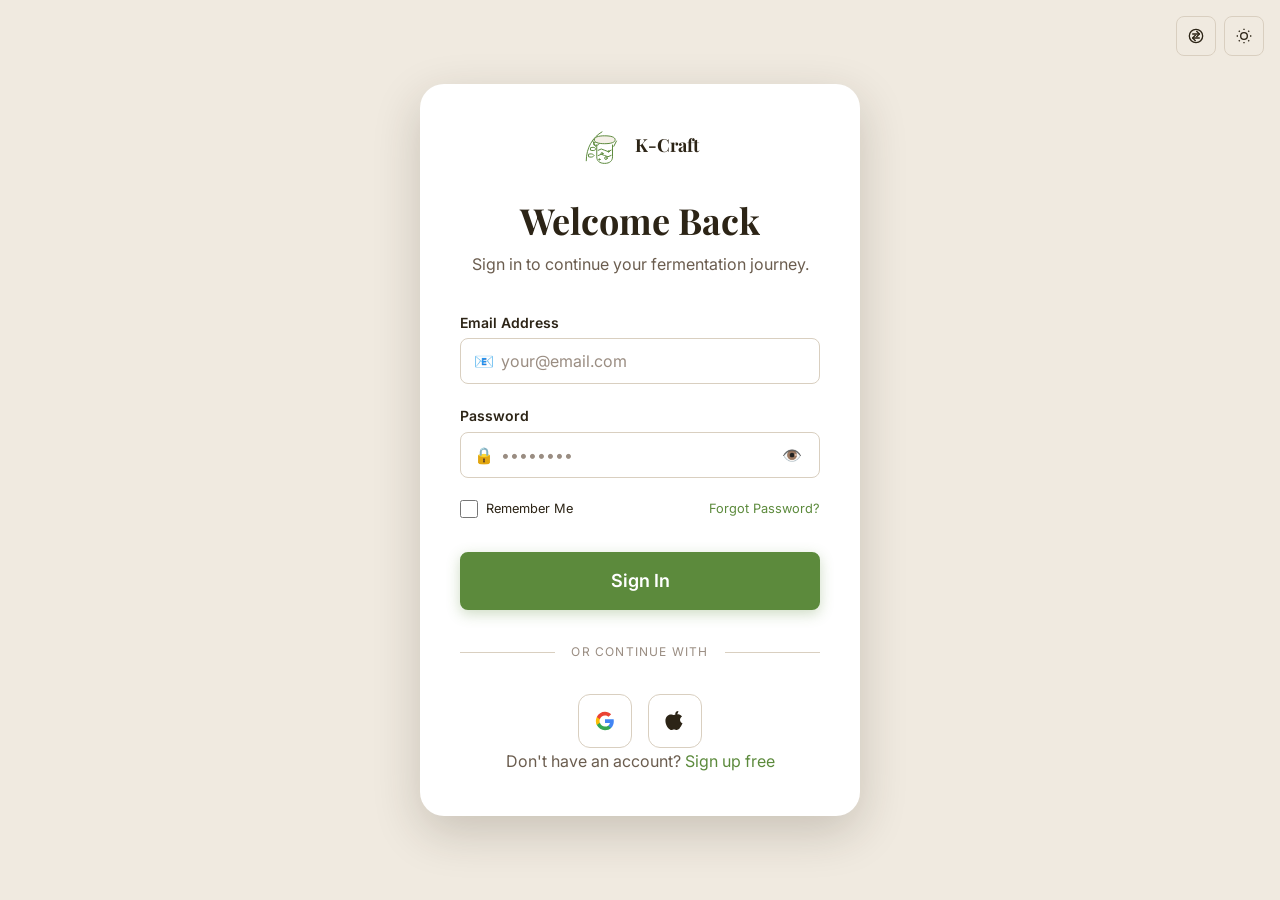
<file: login.html>
<!DOCTYPE html>
<html lang="en" dir="ltr" data-theme="light">

<head>
  <meta charset="UTF-8">
  <meta name="viewport" content="width=device-width, initial-scale=1.0">
  <title>Login | KrautCraft Fermentation Studio</title>
  <link rel="icon"
    href="data:image/svg+xml,<svg xmlns='http://www.w3.org/2000/svg' viewBox='0 0 24 24' fill='none' stroke='%23ca8a04' stroke-width='2' stroke-linecap='round' stroke-linejoin='round'><rect x='6' y='5' width='12' height='15' rx='3' /><rect x='8' y='2' width='8' height='3' rx='1' /><path d='M6 14c2 0 3-1 6-1s4 1 6 1' /><path d='M12 8c1.5 0 2 1 2 2s-1 2-2 2-2-1-2-2 1.5-2 2-2z' /></svg>">
  <link rel="stylesheet" href="css/variables.css">
  <link rel="stylesheet" href="css/base.css">
  <link rel="stylesheet" href="css/components.css">
  <link rel="stylesheet" href="css/layout.css">
  <style>
    .auth-page {
      min-height: 100vh;
      display: flex;
      align-items: center;
      justify-content: center;
      background: var(--clr-bg-alt);
      padding: var(--sp-6);
      position: relative;
    }

    .auth-toggles {
      position: absolute;
      top: var(--sp-4);
      right: var(--sp-4);
      display: flex;
      gap: var(--sp-2);
      z-index: 100;
    }

    .auth-card {
      width: 100%;
      max-width: 440px;
      background: var(--clr-surface);
      border-radius: var(--radius-xl);
      box-shadow: var(--shadow-xl);
      padding: var(--sp-10);
      text-align: center;
      position: relative;
      /* Ensure toggles are anchored inside */
    }

    .auth-card .site-logo {
      display: flex;
      justify-content: center;
      gap: var(--sp-3);
      margin-bottom: var(--sp-8);
    }

    .auth-card .logo-text {
      align-items: flex-start;
      text-align: left;
    }

    .auth-card h2 {
      font-family: var(--font-heading);
      font-size: var(--fs-3xl);
      font-weight: var(--fw-bold);
      margin-bottom: var(--sp-2);
      color: var(--clr-text);
      text-transform: none;
      letter-spacing: normal;
    }

    .social-btns {
      display: flex;
      justify-content: center;
      gap: var(--sp-4);
      margin-top: var(--sp-8);
    }

    .social-btn {
      width: 54px;
      height: 54px;
      display: flex;
      align-items: center;
      justify-content: center;
      border: 1.5px solid var(--clr-border);
      border-radius: 12px;
      background: transparent;
      color: var(--clr-text);
      font-weight: var(--fw-bold);
      font-size: 1.2rem;
      transition: all var(--trans-fast);
      cursor: pointer;
    }

    .social-btn:hover {
      background: var(--clr-bg-alt);
    }

    .auth-divider {
      display: flex;
      align-items: center;
      gap: var(--sp-4);
      margin: var(--sp-8) 0;
      color: var(--clr-text-light);
      font-size: var(--fs-xs);
      text-transform: uppercase;
      letter-spacing: 0.1em;
    }

    .auth-divider::before,
    .auth-divider::after {
      content: '';
      flex: 1;
      height: 1px;
      background: var(--clr-border);
    }

    /* Auth Page Toggles - Top Right Corner */
    .auth-page-toggles {
      position: fixed;
      top: var(--sp-4);
      right: var(--sp-4);
      display: flex;
      gap: var(--sp-2);
      z-index: 1000;
    }

    /* Hide on mobile and tablet */
    @media (max-width: 768px) {
      .auth-page-toggles {
        display: none;
      }
    }
  </style>
  <script src="https://code.jquery.com/jquery-3.7.1.min.js" defer></script>
  <script src="js/main.js" defer></script>
</head>

<body>
  <!-- Top Right Toggles - Web View Only -->
  <div class="auth-page-toggles">
    <button class="toggle-btn" id="rtl-toggle" aria-label="Toggle RTL layout">
      <svg width="16" height="16" viewBox="0 0 24 24" fill="none" stroke="currentColor" stroke-width="2" stroke-linecap="round" stroke-linejoin="round">
            <circle cx="12" cy="12" r="10" />
            <line x1="7" y1="9" x2="17" y2="9" />
            <polyline points="13 5 17 9 13 13" />
            <line x1="17" y1="15" x2="7" y2="15" />
            <polyline points="11 11 7 15 11 19" />
          </svg>
    </button>
    <button class="toggle-btn" id="theme-toggle" aria-label="Toggle dark mode">
      <svg class="icon-sun" width="16" height="16" viewBox="0 0 24 24" fill="none" stroke="currentColor"
        stroke-width="2">
        <circle cx="12" cy="12" r="5" />
        <line x1="12" y1="1" x2="12" y2="3" />
        <line x1="12" y1="21" x2="12" y2="23" />
        <line x1="4.22" y1="4.22" x2="5.64" y2="5.64" />
        <line x1="18.36" y1="18.36" x2="19.78" y2="19.78" />
        <line x1="1" y1="12" x2="3" y2="12" />
        <line x1="21" y1="12" x2="23" y2="12" />
        <line x1="4.22" y1="19.78" x2="5.64" y2="18.36" />
        <line x1="18.36" y1="5.64" x2="19.78" y2="4.22" />
      </svg>
      <svg class="icon-moon d-none" width="16" height="16" viewBox="0 0 24 24" fill="none" stroke="currentColor"
        stroke-width="2">
        <path d="M21 12.79A9 9 0 1111.21 3 7 7 0 0021 12.79z" />
      </svg>
    </button>
  </div>

  <div class="auth-page">
    <div class="auth-card">
      <a href="index.html" class="site-logo">
        <div class="logo-mark" aria-hidden="true"><svg class="custom-logo-icon" width="42" height="42" viewBox="0 0 64 64" fill="none" stroke="currentColor" stroke-width="1.5" stroke-linecap="round" stroke-linejoin="round" style="color: var(--clr-primary);">
  <!-- Wheat Stalk -->
  <path d="M 8 56 C 8 36, 18 20, 32 12" />
  <path d="M 12 46 C 18 44, 20 48, 20 48 C 20 48, 18 52, 12 50 Z" />
  <path d="M 15 36 C 21 34, 23 38, 23 38 C 23 38, 21 42, 15 40 Z" />
  <path d="M 20 28 C 26 26, 28 30, 28 30 C 28 30, 26 34, 20 32 Z" />
  <!-- Jar -->
  <path d="M 24 32 V 50 C 24 56, 28 60, 36 60 C 44 60, 48 56, 48 50 V 32" />
  <!-- Cloth Cover -->
  <path d="M 20 24 C 20 20, 26 18, 36 18 C 46 18, 52 20, 52 24 C 52 28, 46 30, 36 30 C 26 30, 20 28, 20 24 Z" fill="var(--clr-surface-alt)" stroke="var(--clr-primary)"/>
  <path d="M 18 26 L 22 34 M 54 26 L 50 34" />
  <!-- Liquid/Kraut lines -->
  <path d="M 26 40 Q 31 36 36 40 T 46 40" />
  <path d="M 26 48 Q 31 44 36 48 T 46 48" />
  <!-- Bubbles -->
  <circle cx="32" cy="45" r="1.5" />
  <circle cx="38" cy="52" r="2" />
  <circle cx="42" cy="42" r="1" />
  <circle cx="28" cy="54" r="1" />
</svg></div>
        <div class="logo-text">
          <span class="logo-name">K-Craft</span>
          
        </div>
      </a>

      <h2>Welcome Back</h2>
      <p class="text-muted fs-base mb-8">Sign in to continue your fermentation journey.</p>

      <form id="login-form">
        <div class="form-group" style="text-align:left;">
          <label class="form-label" for="email">Email Address</label>
          <div class="input-wrap">
            <span class="input-icon">📧</span>
            <input type="email" id="email" class="form-control" placeholder="your@email.com" required>
          </div>
        </div>

        <div class="form-group" style="text-align:left;">
          <label class="form-label" for="password">Password</label>
          <div class="input-wrap">
            <span class="input-icon">🔒</span>
            <input type="password" id="password" class="form-control" placeholder="••••••••" required>
            <button type="button" class="pw-toggle" aria-label="Show password">👁️</button>
          </div>
        </div>

        <div class="d-flex align-center justify-between mb-8" style="width:100%; flex-wrap: nowrap; gap: var(--sp-2);">
          <label class="checkbox-wrap" style="margin-bottom:0; flex-shrink: 0;">
            <input type="checkbox">
            <span style="font-size: 0.8rem; white-space: nowrap;">Remember Me</span>
          </label>
          <a href="#" style="font-size: 0.8rem; white-space: nowrap; flex-shrink: 0;">Forgot Password?</a>
        </div>

        <button type="submit" class="btn btn-primary btn-lg btn-full" id="login-btn">Sign In</button>
      </form>

      <div class="auth-divider">Or continue with</div>

      <div class="social-btns">
        <button class="social-btn" aria-label="Continue with Google">
          <svg width="20" height="20" viewBox="0 0 24 24">
            <path
              d="M22.56 12.25c0-.78-.07-1.53-.2-2.25H12v4.26h5.92c-.26 1.37-1.04 2.53-2.21 3.31v2.77h3.57c2.08-1.92 3.28-4.74 3.28-8.09z"
              fill="#4285F4" />
            <path
              d="M12 23c2.97 0 5.46-.98 7.28-2.66l-3.57-2.77c-.98.66-2.23 1.06-3.71 1.06-2.86 0-5.29-1.93-6.16-4.53H2.18v2.84C3.99 20.53 7.7 23 12 23z"
              fill="#34A853" />
            <path
              d="M5.84 14.09c-.22-.66-.35-1.36-.35-2.09s.13-1.43.35-2.09V7.07H2.18C1.43 8.55 1 10.22 1 12s.43 3.45 1.18 4.93l3.66-2.84z"
              fill="#FBBC05" />
            <path
              d="M12 5.38c1.62 0 3.06.56 4.21 1.66l3.15-3.15C17.45 2.09 14.97 1 12 1 7.7 1 3.99 3.47 2.18 7.07l3.66 2.84c.87-2.6 3.3-4.53 6.16-4.53z"
              fill="#EA4335" />
          </svg>
        </button>
        <button class="social-btn" aria-label="Continue with Apple">
          <svg width="22" height="22" viewBox="0 0 24 24" fill="currentColor">
            <path
              d="M17.05 20.28c-.98.95-2.05 1.61-3.22 1.61-1.14 0-1.53-.67-2.85-.67-1.32 0-1.78.65-2.85.65-1.15 0-2.2-.7-3.15-1.63-1.95-1.9-3.43-5.33-3.43-8.24 0-4.66 3-7.1 5.86-7.1 1.5 0 2.65.65 3.52.65.85 0 2.27-.78 3.9-.78 1.43 0 3.65.63 4.83 2.33-3.2 1.9-2.7 6.13.53 7.42-1.07 2.45-2.2 4.43-3.2 5.4zm-4.75-16.1c0-1.7 1.4-3.1 3.1-3.1.1 0 .2 0 .3.02C15.6 2.8 14.2 4.2 14.2 5.9c0 1.6 1.4 3 3 3h.1c-.2 1.8-1.7 3.2-3.4 3.2-.2 0-.4-.02-.6-.05 1.5-2.1 1.4-4.2-1-4.87z" />
          </svg>
        </button>
      </div>



      <p class="fs-sm mt-8 text-muted">Don't have an account? <a href="register.html">Sign up free</a></p>
    </div>
  </div>

  <div id="toast-container"></div>

  <script>
    $(document).ready(function () {
      $('#login-form').on('submit', function (e) {
        e.preventDefault();
        const email = $('#email').val().toLowerCase();
        const $btn = $('#login-btn');
        $btn.html('Checking...').prop('disabled', true);

        setTimeout(() => {
          window.showToast('success', 'Success!', 'Welcome back, Administrator! Redirecting...');

          // Defaulting to Admin Dashboard as requested
          const target = 'dashboard-admin.html';

          setTimeout(() => window.location.href = target, 1000);
        }, 1200);
      });
    });
  </script>
</body>

</html>
</file>
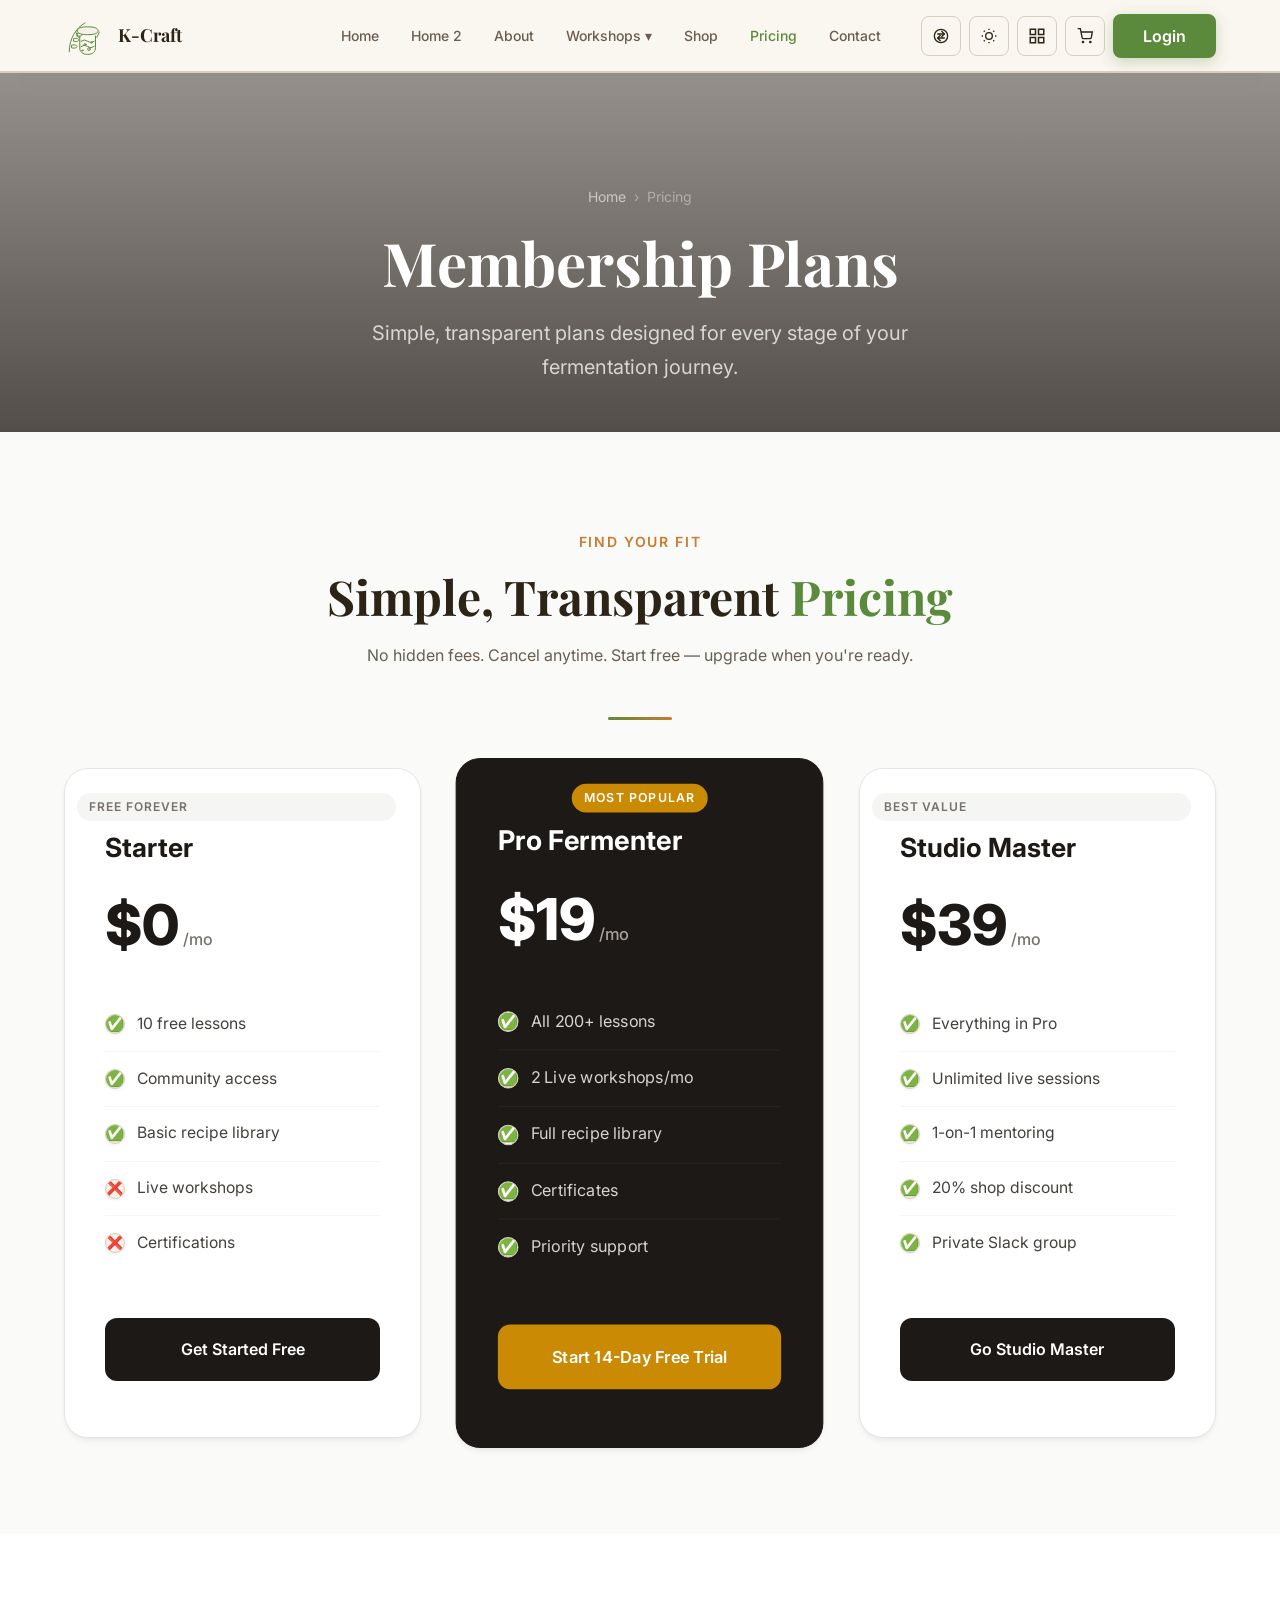
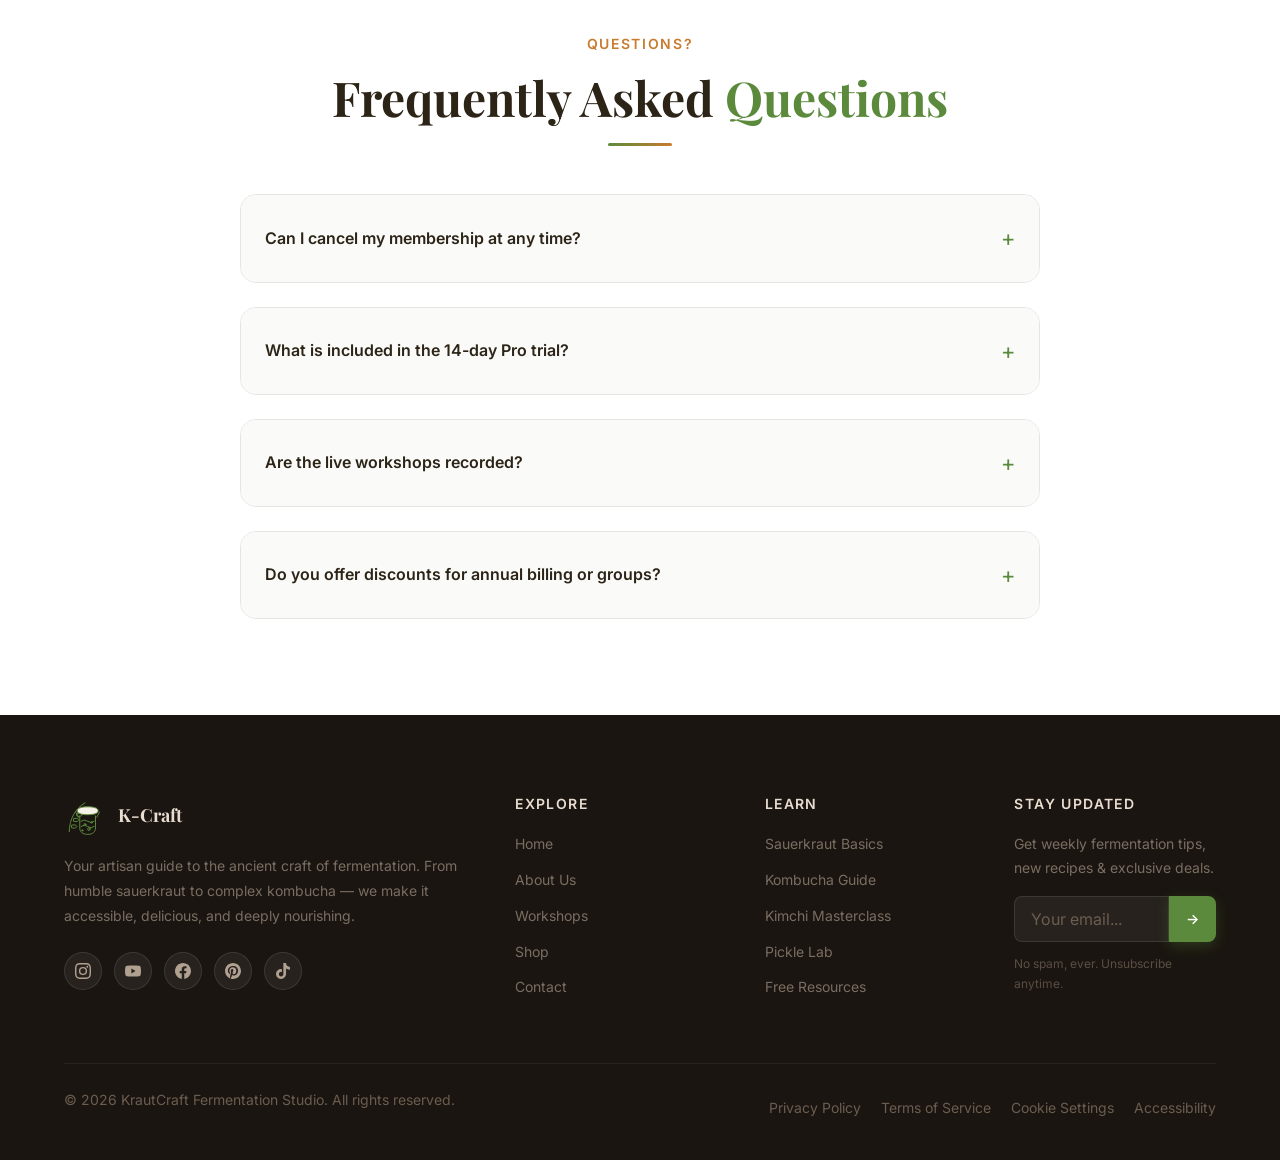
<file: pricing.html>
<!DOCTYPE html>
<html lang="en" dir="ltr" data-theme="light">

<head>
  <meta charset="UTF-8">
  <meta name="viewport" content="width=device-width, initial-scale=1.0">
  <title>KrautCraft | Membership Pricing</title>
  <meta name="description"
    content="Simple, transparent membership pricing. Start for free or choose a Pro or Studio membership to unlock 200+ lessons, recipes, and live workshops.">
  <link rel="icon"
    href="data:image/svg+xml,<svg xmlns='http://www.w3.org/2000/svg' viewBox='0 0 24 24' fill='none' stroke='%23ca8a04' stroke-width='2' stroke-linecap='round' stroke-linejoin='round'><rect x='6' y='5' width='12' height='15' rx='3' /><rect x='8' y='2' width='8' height='3' rx='1' /><path d='M6 14c2 0 3-1 6-1s4 1 6 1' /><path d='M12 8c1.5 0 2 1 2 2s-1 2-2 2-2-1-2-2 1.5-2 2-2z' /></svg>">
  <link rel="stylesheet" href="css/variables.css">
  <link rel="stylesheet" href="css/base.css">
  <link rel="stylesheet" href="css/components.css">
  <link rel="stylesheet" href="css/layout.css">
  <link rel="stylesheet" href="css/pages.css">
  
  <style>
    /* Premium standalone pricing styling */
    .premium-pricing {
      background-color: #fafaf9; /* Very light warm gray */
      padding: 6rem 0;
    }
    .pricing-cards-container {
      display: grid;
      grid-template-columns: repeat(3, 1fr);
      gap: 2.5rem;
      align-items: stretch;
      margin-top: 2rem;
    }
    .premium-card {
      background: #fff;
      border: 1px solid #e7e5e4;
      border-radius: 24px;
      padding: 3.5rem 2.5rem;
      position: relative;
      transition: all 0.5s cubic-bezier(0.4, 0, 0.2, 1);
      display: flex;
      flex-direction: column;
      box-shadow: 0 4px 6px -1px rgba(0, 0, 0, 0.05), 0 2px 4px -1px rgba(0, 0, 0, 0.03);
    }
    .premium-card:hover {
      transform: translateY(-12px);
      box-shadow: 0 20px 25px -5px rgba(0, 0, 0, 0.05), 0 10px 10px -5px rgba(0, 0, 0, 0.02);
    }
    .premium-card.featured {
      background: #1c1917;
      color: #fff;
      border-color: #1c1917;
      transform: scale(1.03);
    }
    .premium-card.featured:hover {
      transform: translateY(-12px) scale(1.03);
    }
    .card-badge {
      position: absolute;
      top: 1.5rem;
      right: 1.5rem;
      background: #f5f5f4;
      color: #78716c;
      padding: 0.25rem 0.75rem;
      border-radius: 9999px;
      font-size: 0.75rem;
      font-weight: 600;
      text-transform: uppercase;
    }
    .featured .card-badge {
      background: #ca8a04;
      color: #fff;
      right: auto;
      left: 50%;
      transform: translateX(-50%);
      white-space: nowrap;
      text-align: center;
    }
    .card-plan-name {
      font-size: 1.65rem;
      font-weight: 700;
      margin-bottom: 0.5rem;
      color: #1c1917;
    }
    .featured .card-plan-name {
      color: #fff;
    }
    .card-price {
      font-size: 3.5rem;
      font-weight: 800;
      margin-bottom: 1.5rem;
      display: flex;
      align-items: baseline;
      color: #1c1917;
    }
    .featured .card-price {
      color: #fff;
    }
    .card-price span {
      font-size: 1rem;
      font-weight: 500;
      color: #78716c;
      margin-left: 0.25rem;
    }
    .featured .card-price span {
      color: #a8a29e;
    }
    .card-features {
      list-style: none;
      padding: 0;
      margin: 0 0 3rem 0;
      flex-grow: 1;
    }
    .card-features li {
      padding: 0.85rem 0;
      border-bottom: 1px solid #f5f5f4;
      display: flex;
      align-items: center;
      font-size: 0.98rem;
      color: #44403c;
    }
    .featured .card-features li {
      border-color: #292524;
      color: #d6d3d1;
    }
    .card-features li:last-child {
      border-bottom: none;
    }
    .feature-icon {
      margin-right: 0.75rem;
      width: 20px;
      height: 20px;
      display: flex;
      align-items: center;
      justify-content: center;
    }
    .card-btn {
      width: 100%;
      padding: 1.1rem;
      border-radius: 12px;
      font-weight: 600;
      text-align: center;
      transition: all 0.3s ease;
      text-decoration: none;
    }
    .btn-light {
      background: #1c1917;
      color: #fff;
    }
    .btn-light:hover {
      background: #292524;
    }
    .btn-gold {
      background: #ca8a04;
      color: #fff;
    }
    .btn-gold:hover {
      background: #a16207;
    }
    
    [data-theme="dark"] .premium-pricing {
      background-color: var(--clr-bg-alt);
    }
    [data-theme="dark"] .premium-card:not(.featured) {
      background: var(--clr-surface);
      border-color: var(--clr-border);
      color: var(--clr-text);
    }
    [data-theme="dark"] .premium-card:not(.featured) .card-plan-name,
    [data-theme="dark"] .premium-card:not(.featured) .card-price {
      color: var(--clr-text);
    }
    [data-theme="dark"] .premium-card:not(.featured) .card-price span {
      color: var(--clr-text-muted);
    }
    [data-theme="dark"] .premium-card:not(.featured) .card-features li {
      border-color: var(--clr-border);
      color: var(--clr-text-muted);
    }
    [data-theme="dark"] .premium-card:not(.featured) .card-badge {
      background: var(--clr-surface-alt);
      color: var(--clr-text-muted);
    }
    [data-theme="dark"] .premium-card:not(.featured) .btn-light {
      background: var(--clr-surface-alt);
      color: var(--clr-text);
    }
    [data-theme="dark"] .premium-card:not(.featured) .btn-light:hover {
      background: var(--clr-border);
    }

    /* FAQ Section */
    .pricing-faq {
      padding: 6rem 0;
      background: #fff;
    }
    [data-theme="dark"] .pricing-faq {
      background: var(--clr-bg);
    }
    .faq-grid {
      max-width: 800px;
      margin: 3rem auto 0 auto;
      display: flex;
      flex-direction: column;
      gap: 1.5rem;
    }
    .faq-item {
      border: 1px solid #e7e5e4;
      border-radius: 16px;
      overflow: hidden;
      transition: all 0.3s ease;
    }
    [data-theme="dark"] .faq-item {
      border-color: var(--clr-border);
    }
    .faq-question {
      padding: 1.5rem;
      background: #fafaf9;
      font-weight: 600;
      cursor: pointer;
      display: flex;
      justify-content: space-between;
      align-items: center;
      user-select: none;
    }
    [data-theme="dark"] .faq-question {
      background: var(--clr-surface);
      color: var(--clr-text);
    }
    .faq-answer {
      padding: 0 1.5rem;
      max-height: 0;
      overflow: hidden;
      transition: all 0.3s cubic-bezier(0, 1, 0, 1);
      color: #57534e;
      line-height: 1.6;
    }
    [data-theme="dark"] .faq-answer {
      color: var(--clr-text-muted);
    }
    .faq-item.active .faq-answer {
      padding: 1.5rem;
      max-height: 200px;
      border-top: 1px solid #e7e5e4;
      transition: all 0.3s ease-out;
    }
    [data-theme="dark"] .faq-item.active .faq-answer {
      border-top-color: var(--clr-border);
    }
    /* Hide the redundant inline toggle span — pages.css ::after already renders the + */
    .faq-toggle {
      display: none;
    }
    /* Rotate the ::after + when item is toggled active by JS */
    .faq-item.active .faq-question::after {
      transform: rotate(45deg);
    }
    
    @media (max-width: 1024px) {
      .pricing-cards-container {
        grid-template-columns: 1fr;
        max-width: 500px;
        margin: 2rem auto 0 auto;
      }
      .premium-card.featured {
        transform: none;
      }
      .premium-card.featured:hover {
        transform: translateY(-12px);
      }
    }
  </style>
</head>

<body>
  <div id="page-loader" role="status">
    <div class="loader-jar">
      <div class="loader-jar-icon"></div>
      <p>Loading plans…</p>
    </div>
  </div>

  <!-- Header -->
  <header class="site-header" id="site-header" role="banner">
    <div class="container header-inner">

      <!-- Logo -->
      <a href="index.html" class="site-logo" aria-label="Fermentation Workshop Home">
        <div class="logo-mark" aria-hidden="true"><svg class="custom-logo-icon" width="42" height="42" viewBox="0 0 64 64" fill="none" stroke="currentColor" stroke-width="1.5" stroke-linecap="round" stroke-linejoin="round" style="color: var(--clr-primary);">
  <!-- Wheat Stalk -->
  <path d="M 8 56 C 8 36, 18 20, 32 12" />
  <path d="M 12 46 C 18 44, 20 48, 20 48 C 20 48, 18 52, 12 50 Z" />
  <path d="M 15 36 C 21 34, 23 38, 23 38 C 23 38, 21 42, 15 40 Z" />
  <path d="M 20 28 C 26 26, 28 30, 28 30 C 28 30, 26 34, 20 32 Z" />
  <!-- Jar -->
  <path d="M 24 32 V 50 C 24 56, 28 60, 36 60 C 44 60, 48 56, 48 50 V 32" />
  <!-- Cloth Cover -->
  <path d="M 20 24 C 20 20, 26 18, 36 18 C 46 18, 52 20, 52 24 C 52 28, 46 30, 36 30 C 26 30, 20 28, 20 24 Z" fill="var(--clr-surface-alt)" stroke="var(--clr-primary)"/>
  <path d="M 18 26 L 22 34 M 54 26 L 50 34" />
  <!-- Liquid/Kraut lines -->
  <path d="M 26 40 Q 31 36 36 40 T 46 40" />
  <path d="M 26 48 Q 31 44 36 48 T 46 48" />
  <!-- Bubbles -->
  <circle cx="32" cy="45" r="1.5" />
  <circle cx="38" cy="52" r="2" />
  <circle cx="42" cy="42" r="1" />
  <circle cx="28" cy="54" r="1" />
</svg></div>
        <div class="logo-text">
          <span class="logo-name">K-Craft</span>
          
        </div>
      </a>

      <!-- Main Nav -->
      <nav class="site-nav" role="navigation" aria-label="Main navigation">
        <div class="nav-item">
          <a href="index.html" class="nav-link" data-page="home">Home</a>
        </div>
        <div class="nav-item">
          <a href="index2.html" class="nav-link" data-page="home2">Home 2</a>
        </div>
        <div class="nav-item">
          <a href="about.html" class="nav-link" data-page="about">About</a>
        </div>
        <div class="nav-item">
          <a href="#" class="nav-link" data-page="workshops">Workshops ▾</a>
          <div class="nav-dropdown" role="menu">
            <a href="workshops.html" role="menuitem">All Workshops</a>
            <a href="workshops.html#beginner" role="menuitem">Beginner Series</a>
            <a href="workshops.html#advanced" role="menuitem">Advanced Ferments</a>
            <a href="workshops.html#kraut" role="menuitem">Kraut Masterclass</a>
          </div>
        </div>
        <div class="nav-item">
          <a href="shop.html" class="nav-link" data-page="shop">Shop</a>
        </div>
        <div class="nav-item">
          <a href="pricing.html" class="nav-link active" data-page="pricing">Pricing</a>
        </div>
        <div class="nav-item">
          <a href="contact.html" class="nav-link" data-page="contact">Contact</a>
        </div>
      </nav>

      <!-- Header Actions -->
      <div class="header-actions">

        <!-- RTL Toggle -->
        <button class="toggle-btn" id="rtl-toggle" aria-label="Toggle RTL layout">
          <svg width="16" height="16" viewBox="0 0 24 24" fill="none" stroke="currentColor" stroke-width="2" stroke-linecap="round" stroke-linejoin="round">
            <circle cx="12" cy="12" r="10" />
            <line x1="7" y1="9" x2="17" y2="9" />
            <polyline points="13 5 17 9 13 13" />
            <line x1="17" y1="15" x2="7" y2="15" />
            <polyline points="11 11 7 15 11 19" />
          </svg>
        </button>

        <!-- Theme Toggle -->
        <button class="toggle-btn" id="theme-toggle" aria-label="Toggle dark mode">
          <svg class="icon-sun" width="16" height="16" viewBox="0 0 24 24" fill="none" stroke="currentColor"
            stroke-width="2">
            <circle cx="12" cy="12" r="5" />
            <line x1="12" y1="1" x2="12" y2="3" />
            <line x1="12" y1="21" x2="12" y2="23" />
            <line x1="4.22" y1="4.22" x2="5.64" y2="5.64" />
            <line x1="18.36" y1="18.36" x2="19.78" y2="19.78" />
            <line x1="1" y1="12" x2="3" y2="12" />
            <line x1="21" y1="12" x2="23" y2="12" />
            <line x1="4.22" y1="19.78" x2="5.64" y2="18.36" />
            <line x1="18.36" y1="5.64" x2="19.78" y2="4.22" />
          </svg>
          <svg class="icon-moon d-none" width="16" height="16" viewBox="0 0 24 24" fill="none" stroke="currentColor"
            stroke-width="2">
            <path d="M21 12.79A9 9 0 1111.21 3 7 7 0 0021 12.79z" />
          </svg>
        </button>

        <!-- Dashboard Icon -->
        <a href="dashboard-admin.html" class="toggle-btn" aria-label="Dashboard" title="Dashboard">
          <svg width="18" height="18" viewBox="0 0 24 24" fill="none" stroke="currentColor" stroke-width="2">
            <rect x="3" y="3" width="7" height="7"></rect>
            <rect x="14" y="3" width="7" height="7"></rect>
            <rect x="14" y="14" width="7" height="7"></rect>
            <rect x="3" y="14" width="7" height="7"></rect>
          </svg>
        </a>

        <!-- Cart Icon -->
        <a href="shop.html" class="toggle-btn" aria-label="Shopping cart" style="position:relative;">
          <svg width="16" height="16" viewBox="0 0 24 24" fill="none" stroke="currentColor" stroke-width="2">
            <circle cx="9" cy="21" r="1" />
            <circle cx="20" cy="21" r="1" />
            <path d="M1 1h4l2.68 13.39a2 2 0 001.99 1.61h9.72a2 2 0 001.99-1.61L23 6H6" />
          </svg>
          <span class="notif-dot" id="cart-dot" style="display:none;"></span>
        </a>

        <!-- Login CTA -->
        <a href="login.html" class="btn btn-primary hide-mobile" style="height: 40px; display: inline-flex; align-items: center; justify-content: center; padding-top: 0; padding-bottom: 0;">Login</a>

        <!-- Hamburger -->
        <button class="hamburger" id="hamburger" aria-label="Open menu" aria-expanded="false">
          <span></span><span></span><span></span>
        </button>
      </div>
    </div>
  </header>

  <!-- Mobile Navigation Drawer -->
  <div class="mobile-nav" id="mobile-nav" role="navigation" aria-label="Mobile navigation">
    <div class="mobile-nav-inner">
      <a href="index.html" class="mobile-nav-link" data-page="home">
        <svg width="18" height="18" viewBox="0 0 24 24" fill="none" stroke="currentColor" stroke-width="2" stroke-linecap="round" stroke-linejoin="round"><path d="m3 9 9-7 9 7v11a2 2 0 0 1-2 2H5a2 2 0 0 1-2-2z" /><polyline points="9 22 9 12 15 12 15 22" /></svg>
        Home
      </a>
      <a href="index2.html" class="mobile-nav-link" data-page="home2">
        <svg width="18" height="18" viewBox="0 0 24 24" fill="none" stroke="currentColor" stroke-width="2" stroke-linecap="round" stroke-linejoin="round"><path d="m3 9 9-7 9 7v11a2 2 0 0 1-2 2H5a2 2 0 0 1-2-2z" /><polyline points="9 22 9 12 15 12 15 22" /></svg>
        Home 2
      </a>
      <a href="about.html" class="mobile-nav-link" data-page="about">
        <svg width="18" height="18" viewBox="0 0 24 24" fill="none" stroke="currentColor" stroke-width="2" stroke-linecap="round" stroke-linejoin="round"><circle cx="12" cy="12" r="10"/><line x1="12" y1="16" x2="12" y2="12"/><line x1="12" y1="8" x2="12.01" y2="8"/></svg>
        About Us
      </a>
      <a href="workshops.html" class="mobile-nav-link" data-page="workshops">
        <svg width="18" height="18" viewBox="0 0 24 24" fill="none" stroke="currentColor" stroke-width="2" stroke-linecap="round" stroke-linejoin="round"><path d="M4.5 3h15" /><path d="M6 3v16a2 2 0 0 0 2 2h8a2 2 0 0 0 2-2V3" /><path d="M6 14h12" /></svg>
        Workshops
      </a>
      <div class="mobile-nav-sub">
        <a href="workshops.html#beginner">Beginner Series</a>
        <a href="workshops.html#advanced">Advanced Ferments</a>
        <a href="workshops.html#kraut">Kraut Masterclass</a>
      </div>
      <a href="shop.html" class="mobile-nav-link" data-page="shop">
        <svg width="18" height="18" viewBox="0 0 24 24" fill="none" stroke="currentColor" stroke-width="2" stroke-linecap="round" stroke-linejoin="round"><circle cx="9" cy="21" r="1" /><circle cx="20" cy="21" r="1" /><path d="M1 1h4l2.68 13.39a2 2 0 001.99 1.61h9.72a2 2 0 001.99-1.61L23 6H6" /></svg>
        Shop
      </a>
      <a href="pricing.html" class="mobile-nav-link active" data-page="pricing">
        <svg width="18" height="18" viewBox="0 0 24 24" fill="none" stroke="currentColor" stroke-width="2" stroke-linecap="round" stroke-linejoin="round">
          <rect x="2" y="4" width="20" height="16" rx="2"/>
          <line x1="12" y1="10" x2="12" y2="10"/>
          <path d="M16 10h-2v4h2"/>
          <path d="M8 10h2v4H8"/>
        </svg>
        Pricing
      </a>
      <a href="contact.html" class="mobile-nav-link" data-page="contact">
        <svg width="18" height="18" viewBox="0 0 24 24" fill="none" stroke="currentColor" stroke-width="2" stroke-linecap="round" stroke-linejoin="round"><path d="M4 4h16c1.1 0 2 .9 2 2v12c0 1.1-.9 2-2 2H4c-1.1 0-2-.9-2-2V6c0-1.1.9-2 2-2z" /><polyline points="22,6 12,13 2,6" /></svg>
        Contact
      </a>

      <div class="mobile-nav-divider"></div>
      <a href="dashboard-admin.html" class="mobile-nav-link" data-page="dashboard">
        <svg width="18" height="18" viewBox="0 0 24 24" fill="none" stroke="currentColor" stroke-width="2" stroke-linecap="round" stroke-linejoin="round"><rect x="3" y="3" width="7" height="7"/><rect x="14" y="3" width="7" height="7"/><rect x="14" y="14" width="7" height="7"/><rect x="3" y="14" width="7" height="7"/></svg>
        Dashboard
      </a>
      <a href="login.html" class="mobile-nav-link">
        <svg width="18" height="18" viewBox="0 0 24 24" fill="none" stroke="currentColor" stroke-width="2" stroke-linecap="round" stroke-linejoin="round"><path d="M15 3h4a2 2 0 0 1 2 2v14a2 2 0 0 1-2 2h-4" /><polyline points="10 17 15 12 10 7" /><line x1="15" y1="12" x2="3" y2="12" /></svg>
        Login
      </a>

      <div class="mobile-nav-divider"></div>
      <div class="mobile-nav-actions">
        <button class="mobile-nav-link" id="mobile-theme-toggle" style="width:100%; text-align:left;">
          <svg width="18" height="18" viewBox="0 0 24 24" fill="none" stroke="currentColor" stroke-width="2" stroke-linecap="round" stroke-linejoin="round"><path d="M12 2v2M12 20v2M4.93 4.93l1.41 1.41M17.66 17.66l1.41 1.41M2 12h2M20 12h2M6.34 17.66l-1.41 1.41M19.07 4.93l-1.41 1.41"/><circle cx="12" cy="12" r="4"/></svg>
          Toggle Theme
        </button>
        <button class="mobile-nav-link" id="mobile-rtl-toggle" style="width:100%; text-align:left;">
          <svg width="18" height="18" viewBox="0 0 24 24" fill="none" stroke="currentColor" stroke-width="2" stroke-linecap="round" stroke-linejoin="round"><path d="M21 12H3M21 12l-4-4M21 12l-4 4M3 12l4-4M3 12l4 4"/></svg>
          Toggle RTL
        </button>
      </div>
    </div>
  </div>

  <!-- PAGE HERO -->
  <section class="page-hero"
    style="background-image:url('https://images.unsplash.com/photo-1546069901-ba9599a7e63c?w=1600&q=80')">
    <div class="page-hero-overlay"></div>
    <div class="container page-hero-content">
      <nav aria-label="Breadcrumb" class="breadcrumb">
        <a href="index.html">Home</a> <span aria-hidden="true">›</span> <span>Pricing</span>
      </nav>
      <h1 data-reveal>Membership Plans</h1>
      <p data-reveal>Simple, transparent plans designed for every stage of your fermentation journey.</p>
    </div>
  </section>

  <!-- PRICING CARDS -->
  <section class="section premium-pricing">
    <div class="container">
      <div class="section-header">
        <span class="section-label">Find Your Fit</span>
        <h2 class="section-title">Simple, Transparent <span>Pricing</span></h2>
        <p class="section-subtitle">No hidden fees. Cancel anytime. Start free — upgrade when you're ready.</p>
        <div class="divider"></div>
      </div>

      <div class="pricing-cards-container">
        <!-- Free -->
        <div class="premium-card">
          <div class="card-badge">Free Forever</div>
          <div class="card-plan-name">Starter</div>
          <div class="card-price">$0<span>/mo</span></div>
          <ul class="card-features">
            <li><span class="feature-icon">✅</span> 10 free lessons</li>
            <li><span class="feature-icon">✅</span> Community access</li>
            <li><span class="feature-icon">✅</span> Basic recipe library</li>
            <li><span class="feature-icon">❌</span> Live workshops</li>
            <li><span class="feature-icon">❌</span> Certifications</li>
          </ul>
          <a href="register.html" class="card-btn btn-light">Get Started Free</a>
        </div>
        
        <!-- Pro -->
        <div class="premium-card featured">
          <div class="card-badge">Most Popular</div>
          <div class="card-plan-name">Pro Fermenter</div>
          <div class="card-price">$19<span>/mo</span></div>
          <ul class="card-features">
            <li><span class="feature-icon">✅</span> All 200+ lessons</li>
            <li><span class="feature-icon">✅</span> 2 Live workshops/mo</li>
            <li><span class="feature-icon">✅</span> Full recipe library</li>
            <li><span class="feature-icon">✅</span> Certificates</li>
            <li><span class="feature-icon">✅</span> Priority support</li>
          </ul>
          <a href="register.html" class="card-btn btn-gold">Start 14-Day Free Trial</a>
        </div>
        
        <!-- Studio -->
        <div class="premium-card">
          <div class="card-badge">Best Value</div>
          <div class="card-plan-name">Studio Master</div>
          <div class="card-price">$39<span>/mo</span></div>
          <ul class="card-features">
            <li><span class="feature-icon">✅</span> Everything in Pro</li>
            <li><span class="feature-icon">✅</span> Unlimited live sessions</li>
            <li><span class="feature-icon">✅</span> 1-on-1 mentoring</li>
            <li><span class="feature-icon">✅</span> 20% shop discount</li>
            <li><span class="feature-icon">✅</span> Private Slack group</li>
          </ul>
          <a href="register.html" class="card-btn btn-light">Go Studio Master</a>
        </div>
      </div>
    </div>
  </section>

  <!-- FAQ SECTION -->
  <section class="section pricing-faq">
    <div class="container">
      <div class="section-header">
        <span class="section-label">Questions?</span>
        <h2 class="section-title">Frequently Asked <span>Questions</span></h2>
        <div class="divider"></div>
      </div>

      <div class="faq-grid">
        <div class="faq-item">
          <div class="faq-question">
            <span>Can I cancel my membership at any time?</span>
            <span class="faq-toggle">+</span>
          </div>
          <div class="faq-answer">
            <p>Absolutely. You can cancel your monthly subscription at any time with a single click from your profile settings page. No cancellation fees, no contracts, and no questions asked.</p>
          </div>
        </div>

        <div class="faq-item">
          <div class="faq-question">
            <span>What is included in the 14-day Pro trial?</span>
            <span class="faq-toggle">+</span>
          </div>
          <div class="faq-answer">
            <p>The 14-day free trial gives you complete access to all 200+ lessons, recipes, premium videos, and certifications in our Pro plan. If you cancel before the trial ends, you won't be charged a single penny.</p>
          </div>
        </div>

        <div class="faq-item">
          <div class="faq-question">
            <span>Are the live workshops recorded?</span>
            <span class="faq-toggle">+</span>
          </div>
          <div class="faq-answer">
            <p>Yes! Every single live session is recorded and made available in our master archive so you can rewatch or study them at your own convenience, even if you couldn't make it to the live stream.</p>
          </div>
        </div>

        <div class="faq-item">
          <div class="faq-question">
            <span>Do you offer discounts for annual billing or groups?</span>
            <span class="faq-toggle">+</span>
          </div>
          <div class="faq-answer">
            <p>Yes, we offer custom specialized annual membership rates with up to 25% savings, as well as team and kitchen packages for schools, restaurants, or community organizations. Please contact our support team to learn more.</p>
          </div>
        </div>
      </div>
    </div>
  </section>

  <!-- Footer -->
  <footer class="site-footer" role="contentinfo">
    <div class="container">
      <div class="footer-grid">

        <!-- Brand Column -->
        <div class="footer-col footer-brand">
          <a href="index.html" class="site-logo" style="text-decoration:none;">
            <div class="logo-mark" aria-hidden="true"><svg class="custom-logo-icon" width="42" height="42" viewBox="0 0 64 64" fill="none" stroke="currentColor" stroke-width="1.5" stroke-linecap="round" stroke-linejoin="round" style="color: var(--clr-primary);">
  <!-- Wheat Stalk -->
  <path d="M 8 56 C 8 36, 18 20, 32 12" />
  <path d="M 12 46 C 18 44, 20 48, 20 48 C 20 48, 18 52, 12 50 Z" />
  <path d="M 15 36 C 21 34, 23 38, 23 38 C 23 38, 21 42, 15 40 Z" />
  <path d="M 20 28 C 26 26, 28 30, 28 30 C 28 30, 26 34, 20 32 Z" />
  <!-- Jar -->
  <path d="M 24 32 V 50 C 24 56, 28 60, 36 60 C 44 60, 48 56, 48 50 V 32" />
  <!-- Cloth Cover -->
  <path d="M 20 24 C 20 20, 26 18, 36 18 C 46 18, 52 20, 52 24 C 52 28, 46 30, 36 30 C 26 30, 20 28, 20 24 Z" fill="var(--clr-surface-alt)" stroke="var(--clr-primary)"/>
  <path d="M 18 26 L 22 34 M 54 26 L 50 34" />
  <!-- Liquid/Kraut lines -->
  <path d="M 26 40 Q 31 36 36 40 T 46 40" />
  <path d="M 26 48 Q 31 44 36 48 T 46 48" />
  <!-- Bubbles -->
  <circle cx="32" cy="45" r="1.5" />
  <circle cx="38" cy="52" r="2" />
  <circle cx="42" cy="42" r="1" />
  <circle cx="28" cy="54" r="1" />
</svg></div>
            <div class="logo-text">
              <span class="logo-name" style="color:#E8DDD0;">K-Craft</span>
              
            </div>
          </a>
          <p>Your artisan guide to the ancient craft of fermentation. From humble sauerkraut to complex kombucha — we
            make it accessible, delicious, and deeply nourishing.</p>
          <div class="footer-social" aria-label="Social media links">
            <a href="#" class="social-link" aria-label="Instagram">
              <svg width="16" height="16" viewBox="0 0 24 24" fill="currentColor">
                <path
                  d="M12 2.163c3.204 0 3.584.012 4.85.07 3.252.148 4.771 1.691 4.919 4.919.058 1.265.069 1.645.069 4.849 0 3.205-.012 3.584-.069 4.849-.149 3.225-1.664 4.771-4.919 4.919-1.266.058-1.644.07-4.85.07-3.204 0-3.584-.012-4.849-.07-3.26-.149-4.771-1.699-4.919-4.92-.058-1.265-.07-1.644-.07-4.849 0-3.204.013-3.583.07-4.849.149-3.227 1.664-4.771 4.919-4.919 1.266-.057 1.645-.069 4.849-.069zM12 0C8.741 0 8.333.014 7.053.072 2.695.272.273 2.69.073 7.052.014 8.333 0 8.741 0 12c0 3.259.014 3.668.072 4.948.2 4.358 2.618 6.78 6.98 6.98C8.333 23.986 8.741 24 12 24c3.259 0 3.668-.014 4.948-.072 4.354-.2 6.782-2.618 6.979-6.98.059-1.28.073-1.689.073-4.948 0-3.259-.014-3.667-.072-4.947-.196-4.354-2.617-6.78-6.979-6.98C15.668.014 15.259 0 12 0zm0 5.838a6.162 6.162 0 100 12.324 6.162 6.162 0 000-12.324zM12 16a4 4 0 110-8 4 4 0 010 8zm6.406-11.845a1.44 1.44 0 100 2.881 1.44 1.44 0 000-2.881z" />
              </svg>
            </a>
            <a href="#" class="social-link" aria-label="YouTube">
              <svg width="16" height="16" viewBox="0 0 24 24" fill="currentColor">
                <path
                  d="M23.495 6.205a3.007 3.007 0 00-2.088-2.088c-1.87-.501-9.396-.501-9.396-.501s-7.507-.01-9.396.501A3.007 3.007 0 00.527 6.205a31.247 31.247 0 00-.522 5.805 31.247 31.247 0 00.522 5.783 3.007 3.007 0 002.088 2.088c1.868.502 9.396.502 9.396.502s7.506 0 9.396-.502a3.007 3.007 0 002.088-2.088 31.247 31.247 0 00.5-5.783 31.247 31.247 0 00-.5-5.805zM9.609 15.601V8.408l6.264 3.602z" />
              </svg>
            </a>
            <a href="#" class="social-link" aria-label="Facebook">
              <svg width="16" height="16" viewBox="0 0 24 24" fill="currentColor">
                <path
                  d="M24 12.073c0-6.627-5.373-12-12-12s-12 5.373-12 12c0 5.99 4.388 10.954 10.125 11.854v-8.385H7.078v-3.47h3.047V9.43c0-3.007 1.792-4.669 4.533-4.669 1.312 0 2.686.235 2.686.235v2.953H15.83c-1.491 0-1.956.925-1.956 1.874v2.25h3.328l-.532 3.47h-2.796v8.385C19.612 23.027 24 18.062 24 12.073z" />
              </svg>
            </a>
            <a href="#" class="social-link" aria-label="Pinterest">
              <svg width="16" height="16" viewBox="0 0 24 24" fill="currentColor">
                <path
                  d="M12 0C5.373 0 0 5.373 0 12c0 5.084 3.163 9.426 7.627 11.174-.105-.949-.2-2.405.042-3.441.218-.937 1.407-5.965 1.407-5.965s-.359-.719-.359-1.782c0-1.668.967-2.914 2.171-2.914 1.023 0 1.518.769 1.518 1.69 0 1.029-.655 2.568-.994 3.995-.283 1.194.599 2.169 1.777 2.169 2.133 0 3.772-2.249 3.772-5.495 0-2.873-2.064-4.882-5.012-4.882-3.414 0-5.418 2.561-5.418 5.207 0 1.031.397 2.138.893 2.738a.36.36 0 01.083.345l-.333 1.36c-.053.22-.174.267-.402.161-1.499-.698-2.436-2.889-2.436-4.649 0-3.785 2.75-7.262 7.929-7.262 4.163 0 7.398 2.967 7.398 6.931 0 4.136-2.607 7.464-6.227 7.464-1.216 0-2.359-.632-2.75-1.378l-.748 2.853c-.271 1.043-1.002 2.35-1.492 3.146C9.57 23.812 10.763 24 12 24c6.627 0 12-5.373 12-12S18.627 0 12 0z" />
              </svg>
            </a>
            <a href="#" class="social-link" aria-label="TikTok">
              <svg width="16" height="16" viewBox="0 0 24 24" fill="currentColor">
                <path
                  d="M12.525.02c1.31-.02 2.61-.01 3.91-.02.08 1.53.63 3.09 1.75 4.17 1.12 1.11 2.7 1.62 4.24 1.79v4.03c-1.44-.05-2.89-.35-4.2-.97-.57-.26-1.1-.59-1.62-.93-.01 2.92.01 5.84-.02 8.75-.08 1.4-.54 2.79-1.35 3.94-1.31 1.92-3.58 3.17-5.91 3.21-1.43.08-2.86-.31-4.08-1.03-2.02-1.19-3.44-3.37-3.65-5.71-.02-.5-.03-1-.01-1.49.18-1.9 1.12-3.72 2.58-4.96 1.66-1.44 3.98-2.13 6.15-1.72.02 1.48-.04 2.96-.04 4.44-.99-.32-2.15-.23-3.02.37-.63.41-1.11 1.04-1.36 1.75-.21.51-.15 1.07-.14 1.61.24 1.64 1.82 3.02 3.5 2.87 1.12-.01 2.19-.66 2.77-1.61.19-.33.4-.67.41-1.06.1-1.79.06-3.57.07-5.36.01-4.03-.01-8.05.02-12.07z" />
              </svg>
            </a>
          </div>
        </div>

        <!-- Explore Links -->
        <div class="footer-col">
          <h4>Explore</h4>
          <nav class="footer-links" aria-label="Explore links">
            <a href="index.html">Home</a>
            <a href="about.html">About Us</a>
            <a href="workshops.html">Workshops</a>
            <a href="shop.html">Shop</a>
            <a href="contact.html">Contact</a>
          </nav>
        </div>

        <!-- Learn Links -->
        <div class="footer-col">
          <h4>Learn</h4>
          <nav class="footer-links" aria-label="Learn links">
            <a href="#">Sauerkraut Basics</a>
            <a href="#">Kombucha Guide</a>
            <a href="#">Kimchi Masterclass</a>
            <a href="#">Pickle Lab</a>
            <a href="#">Free Resources</a>
          </nav>
        </div>

        <!-- Newsletter & Legal -->
        <div class="footer-col">
          <h4>Stay Updated</h4>
          <p style="font-size:var(--fs-sm);color:#7A6E62;margin-bottom:var(--sp-4);">Get weekly fermentation tips, new
            recipes & exclusive deals.</p>
          <div class="footer-newsletter">
            <div class="newsletter-row">
              <input type="email" class="form-control" placeholder="Your email..." id="footer-email"
                aria-label="Email for newsletter">
              <button class="btn btn-primary btn-sm" id="footer-subscribe-btn"
                aria-label="Subscribe to newsletter">→</button>
            </div>
          </div>
          <p style="font-size:var(--fs-xs);color:#5A4E44;margin-top:var(--sp-3);">No spam, ever. Unsubscribe anytime.
          </p>
        </div>
      </div>

      <!-- Footer Bottom -->
      <div class="footer-bottom">
        <p>© <span id="footer-year"></span> KrautCraft Fermentation Studio. All rights reserved.</p>
        <nav class="footer-bottom-links" aria-label="Legal links">
          <a href="#">Privacy Policy</a>
          <a href="#">Terms of Service</a>
          <a href="#">Cookie Settings</a>
          <a href="#">Accessibility</a>
        </nav>
      </div>
    </div>
  </footer>

  <script src="https://code.jquery.com/jquery-3.7.1.min.js"></script>
  <script src="js/main.js"></script>
  
  <script>
    // Set footer year dynamically
    document.getElementById('footer-year').textContent = new Date().getFullYear();
    
    // Interactive FAQ accordion
    $(function() {
      $('.faq-question').on('click', function() {
        const item = $(this).closest('.faq-item');
        item.toggleClass('active');
        // Optional smooth sibling collapse
        $('.faq-item').not(item).removeClass('active');
      });
    });
  </script>
  
  <div id="toast-container"></div>
</body>

</html>
</file>
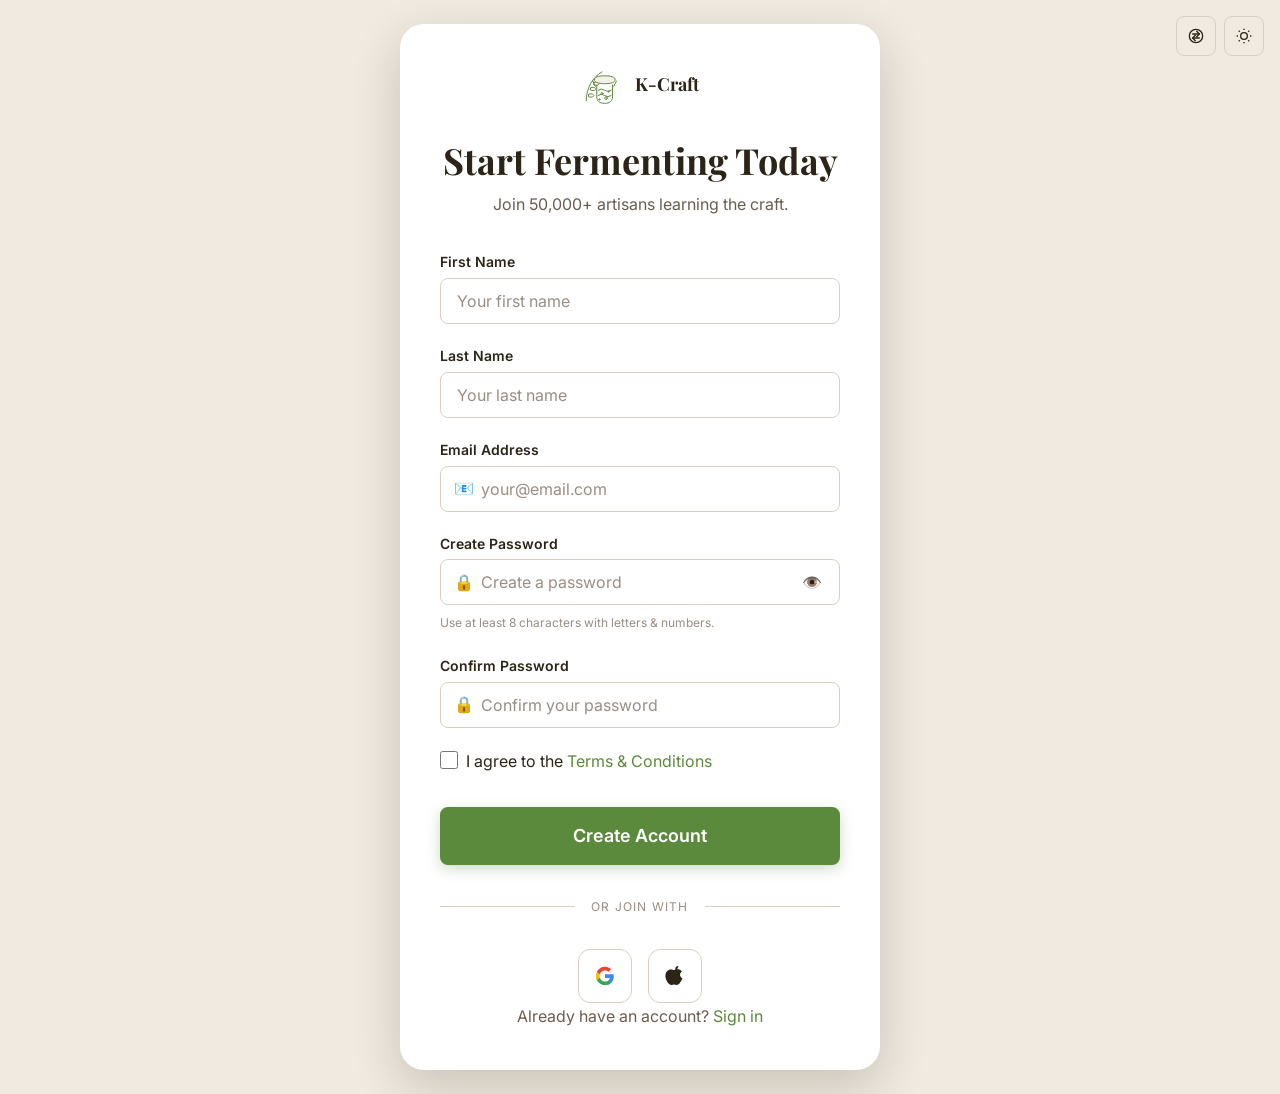
<file: register.html>
<!DOCTYPE html>
<html lang="en" dir="ltr" data-theme="light">

<head>
  <meta charset="UTF-8">
  <meta name="viewport" content="width=device-width, initial-scale=1.0">
  <title>Join the Studio | KrautCraft Fermentation Studio</title>
  <link rel="icon"
    href="data:image/svg+xml,<svg xmlns='http://www.w3.org/2000/svg' viewBox='0 0 24 24' fill='none' stroke='%23ca8a04' stroke-width='2' stroke-linecap='round' stroke-linejoin='round'><rect x='6' y='5' width='12' height='15' rx='3' /><rect x='8' y='2' width='8' height='3' rx='1' /><path d='M6 14c2 0 3-1 6-1s4 1 6 1' /><path d='M12 8c1.5 0 2 1 2 2s-1 2-2 2-2-1-2-2 1.5-2 2-2z' /></svg>">
  <link rel="stylesheet" href="css/variables.css">
  <link rel="stylesheet" href="css/base.css">
  <link rel="stylesheet" href="css/components.css">
  <link rel="stylesheet" href="css/layout.css">
  <style>
    .auth-page {
      min-height: 100vh;
      display: flex;
      align-items: center;
      justify-content: center;
      background: var(--clr-bg-alt);
      padding: var(--sp-6);
      position: relative;
    }

    .auth-toggles {
      position: absolute;
      top: var(--sp-4);
      right: var(--sp-4);
      display: flex;
      gap: var(--sp-2);
      z-index: 100;
    }

    .auth-card {
      width: 100%;
      max-width: 480px;
      background: var(--clr-surface);
      border-radius: var(--radius-xl);
      box-shadow: var(--shadow-xl);
      padding: var(--sp-10);
      text-align: center;
      position: relative; /* Anchor for toggles */
    }

    @media (max-width: 480px) {
      .auth-card {
        padding: var(--sp-8) var(--sp-5);
      }
      .checkbox-wrap .fs-xs {
        font-size: 0.75rem;
      }
    }

    .auth-card .site-logo {
      display: flex;
      justify-content: center;
      gap: var(--sp-3);
      margin-bottom: var(--sp-8);
    }

    .auth-card .logo-text {
      align-items: flex-start;
      text-align: left;
    }

    .auth-card h2 {
      font-family: var(--font-heading);
      font-size: var(--fs-3xl);
      font-weight: var(--fw-bold);
      margin-bottom: var(--sp-2);
      color: var(--clr-text);
      text-transform: none;
      letter-spacing: normal;
    }

    .social-btns {
      display: flex;
      justify-content: center;
      gap: var(--sp-4);
      margin-top: var(--sp-8);
    }

    .social-btn {
      width: 54px;
      height: 54px;
      display: flex;
      align-items: center;
      justify-content: center;
      border: 1.5px solid var(--clr-border);
      border-radius: 12px;
      background: transparent;
      color: var(--clr-text);
      font-weight: var(--fw-bold);
      font-size: 1.2rem;
      transition: all var(--trans-fast);
      cursor: pointer;
    }

    .social-btn:hover {
      background: var(--clr-bg-alt);
    }

    .auth-divider {
      display: flex;
      align-items: center;
      gap: var(--sp-4);
      margin: var(--sp-8) 0;
      color: var(--clr-text-light);
      font-size: var(--fs-xs);
      text-transform: uppercase;
      letter-spacing: 0.1em;
    }

    .auth-divider::before,
    .auth-divider::after {
      content: '';
      flex: 1;
      height: 1px;
      background: var(--clr-border);
    }

    /* Auth Page Toggles - Top Right Corner */
    .auth-page-toggles {
      position: fixed;
      top: var(--sp-4);
      right: var(--sp-4);
      display: flex;
      gap: var(--sp-2);
      z-index: 1000;
    }

    /* Hide on mobile and tablet */
    @media (max-width: 768px) {
      .auth-page-toggles {
        display: none;
      }
    }
  </style>
  <script src="https://code.jquery.com/jquery-3.7.1.min.js" defer></script>
  <script src="js/main.js" defer></script>
</head>

<body>
  <!-- Top Right Toggles - Web View Only -->
  <div class="auth-page-toggles">
    <button class="toggle-btn" id="rtl-toggle" aria-label="Toggle RTL layout">
      <svg width="16" height="16" viewBox="0 0 24 24" fill="none" stroke="currentColor" stroke-width="2" stroke-linecap="round" stroke-linejoin="round">
            <circle cx="12" cy="12" r="10" />
            <line x1="7" y1="9" x2="17" y2="9" />
            <polyline points="13 5 17 9 13 13" />
            <line x1="17" y1="15" x2="7" y2="15" />
            <polyline points="11 11 7 15 11 19" />
          </svg>
    </button>
    <button class="toggle-btn" id="theme-toggle" aria-label="Toggle dark mode">
      <svg class="icon-sun" width="16" height="16" viewBox="0 0 24 24" fill="none" stroke="currentColor"
        stroke-width="2">
        <circle cx="12" cy="12" r="5" />
        <line x1="12" y1="1" x2="12" y2="3" />
        <line x1="12" y1="21" x2="12" y2="23" />
        <line x1="4.22" y1="4.22" x2="5.64" y2="5.64" />
        <line x1="18.36" y1="18.36" x2="19.78" y2="19.78" />
        <line x1="1" y1="12" x2="3" y2="12" />
        <line x1="21" y1="12" x2="23" y2="12" />
        <line x1="4.22" y1="19.78" x2="5.64" y2="18.36" />
        <line x1="18.36" y1="5.64" x2="19.78" y2="4.22" />
      </svg>
      <svg class="icon-moon d-none" width="16" height="16" viewBox="0 0 24 24" fill="none" stroke="currentColor"
        stroke-width="2">
        <path d="M21 12.79A9 9 0 1111.21 3 7 7 0 0021 12.79z" />
      </svg>
    </button>
  </div>

  <div class="auth-page">
    <div class="auth-card">
      <a href="index.html" class="site-logo">
        <div class="logo-mark" aria-hidden="true"><svg class="custom-logo-icon" width="42" height="42" viewBox="0 0 64 64" fill="none" stroke="currentColor" stroke-width="1.5" stroke-linecap="round" stroke-linejoin="round" style="color: var(--clr-primary);">
  <!-- Wheat Stalk -->
  <path d="M 8 56 C 8 36, 18 20, 32 12" />
  <path d="M 12 46 C 18 44, 20 48, 20 48 C 20 48, 18 52, 12 50 Z" />
  <path d="M 15 36 C 21 34, 23 38, 23 38 C 23 38, 21 42, 15 40 Z" />
  <path d="M 20 28 C 26 26, 28 30, 28 30 C 28 30, 26 34, 20 32 Z" />
  <!-- Jar -->
  <path d="M 24 32 V 50 C 24 56, 28 60, 36 60 C 44 60, 48 56, 48 50 V 32" />
  <!-- Cloth Cover -->
  <path d="M 20 24 C 20 20, 26 18, 36 18 C 46 18, 52 20, 52 24 C 52 28, 46 30, 36 30 C 26 30, 20 28, 20 24 Z" fill="var(--clr-surface-alt)" stroke="var(--clr-primary)"/>
  <path d="M 18 26 L 22 34 M 54 26 L 50 34" />
  <!-- Liquid/Kraut lines -->
  <path d="M 26 40 Q 31 36 36 40 T 46 40" />
  <path d="M 26 48 Q 31 44 36 48 T 46 48" />
  <!-- Bubbles -->
  <circle cx="32" cy="45" r="1.5" />
  <circle cx="38" cy="52" r="2" />
  <circle cx="42" cy="42" r="1" />
  <circle cx="28" cy="54" r="1" />
</svg></div>
        <div class="logo-text">
          <span class="logo-name">K-Craft</span>
          
        </div>
      </a>

      <h2>Start Fermenting Today</h2>
      <p class="text-muted fs-base mb-8">Join 50,000+ artisans learning the craft.</p>

      <form id="register-form">
        <div class="form-group" style="text-align:left;">
          <label class="form-label" for="fname">First Name</label>
          <input type="text" id="fname" class="form-control" placeholder="Your first name" required>
        </div>
        <div class="form-group" style="text-align:left;">
          <label class="form-label" for="lname">Last Name</label>
          <input type="text" id="lname" class="form-control" placeholder="Your last name" required>
        </div>

        <div class="form-group" style="text-align:left;">
          <label class="form-label" for="email">Email Address</label>
          <div class="input-wrap">
            <span class="input-icon">📧</span>
            <input type="email" id="email" class="form-control" placeholder="your@email.com" required>
          </div>
        </div>

        <div class="form-group" style="text-align:left;">
          <label class="form-label" for="password">Create Password</label>
          <div class="input-wrap">
            <span class="input-icon">🔒</span>
            <input type="password" id="password" class="form-control" placeholder="Create a password" required>
            <button type="button" class="pw-toggle" aria-label="Show password">👁️</button>
          </div>
          <span class="form-hint">Use at least 8 characters with letters & numbers.</span>
        </div>

        <div class="form-group" style="text-align:left;">
          <label class="form-label" for="confirm-password">Confirm Password</label>
          <div class="input-wrap">
            <span class="input-icon">🔒</span>
            <input type="password" id="confirm-password" class="form-control" placeholder="Confirm your password"
              required>
          </div>
        </div>

        <div class="mb-8" style="text-align:left;">
          <label class="checkbox-wrap" style="display: flex; align-items: flex-start; gap: var(--sp-2);">
            <input type="checkbox" required style="margin-top: 3px;">
            <span class="fs-xs">I agree to the <a href="#">Terms & Conditions</a></span>
          </label>
        </div>

        <button type="submit" class="btn btn-primary btn-lg btn-full" id="register-btn">Create Account</button>
      </form>

      <div class="auth-divider">Or join with</div>

      <div class="social-btns">
        <button class="social-btn" aria-label="Continue with Google">
          <svg width="20" height="20" viewBox="0 0 24 24">
            <path d="M22.56 12.25c0-.78-.07-1.53-.2-2.25H12v4.26h5.92c-.26 1.37-1.04 2.53-2.21 3.31v2.77h3.57c2.08-1.92 3.28-4.74 3.28-8.09z" fill="#4285F4"/>
            <path d="M12 23c2.97 0 5.46-.98 7.28-2.66l-3.57-2.77c-.98.66-2.23 1.06-3.71 1.06-2.86 0-5.29-1.93-6.16-4.53H2.18v2.84C3.99 20.53 7.7 23 12 23z" fill="#34A853"/>
            <path d="M5.84 14.09c-.22-.66-.35-1.36-.35-2.09s.13-1.43.35-2.09V7.07H2.18C1.43 8.55 1 10.22 1 12s.43 3.45 1.18 4.93l3.66-2.84z" fill="#FBBC05"/>
            <path d="M12 5.38c1.62 0 3.06.56 4.21 1.66l3.15-3.15C17.45 2.09 14.97 1 12 1 7.7 1 3.99 3.47 2.18 7.07l3.66 2.84c.87-2.6 3.3-4.53 6.16-4.53z" fill="#EA4335"/>
          </svg>
        </button>
        <button class="social-btn" aria-label="Continue with Apple">
          <svg width="22" height="22" viewBox="0 0 24 24" fill="currentColor">
            <path d="M17.05 20.28c-.98.95-2.05 1.61-3.22 1.61-1.14 0-1.53-.67-2.85-.67-1.32 0-1.78.65-2.85.65-1.15 0-2.2-.7-3.15-1.63-1.95-1.9-3.43-5.33-3.43-8.24 0-4.66 3-7.1 5.86-7.1 1.5 0 2.65.65 3.52.65.85 0 2.27-.78 3.9-.78 1.43 0 3.65.63 4.83 2.33-3.2 1.9-2.7 6.13.53 7.42-1.07 2.45-2.2 4.43-3.2 5.4zm-4.75-16.1c0-1.7 1.4-3.1 3.1-3.1.1 0 .2 0 .3.02C15.6 2.8 14.2 4.2 14.2 5.9c0 1.6 1.4 3 3 3h.1c-.2 1.8-1.7 3.2-3.4 3.2-.2 0-.4-.02-.6-.05 1.5-2.1 1.4-4.2-1-4.87z"/>
          </svg>
        </button>
      </div>

      <p class="fs-sm mt-8 text-muted">Already have an account? <a href="login.html">Sign in</a></p>
    </div>
  </div>

  <div id="toast-container"></div>

  <script>
    $(document).ready(function () {
      $('#register-form').on('submit', function (e) {
        e.preventDefault();
        const $btn = $('#register-btn');
        $btn.html('Creating Account...').prop('disabled', true);

        setTimeout(() => {
          window.showToast('success', 'Welcome, Artisan!', 'Account created successfully. Redirecting...');
          setTimeout(() => window.location.href = 'dashboard-user.html', 1500);
        }, 1200);
      });
    });
  </script>
</body>

</html>
</file>
<file: css/variables.css>
/* ============================================================
   FERMENTATION WORKSHOP & KRAUT MAKING STUDIO
   Design Tokens — variables.css
   ============================================================ */

:root {
  /* ─── Brand Colors ─── */
  --clr-primary:        #5C8A3C;   /* deep herb green     */
  --clr-primary-dark:   #3E6428;
  --clr-primary-light:  #8ABF6A;
  --clr-secondary:      #C97B2E;   /* warm amber / crock  */
  --clr-secondary-dark: #9A5B1A;
  --clr-accent:         #D4A853;   /* golden turmeric     */
  --clr-danger:         #C0392B;
  --clr-success:        #27AE60;
  --clr-warning:        #F39C12;
  --clr-info:           #2980B9;

  /* ─── Neutrals ─── */
  --clr-bg:             #FAF6F0;   /* warm cream          */
  --clr-bg-alt:         #F0EAE0;
  --clr-surface:        #FFFFFF;
  --clr-surface-alt:    #F5F0E8;
  --clr-border:         #D9CFC0;
  --clr-text:           #2C2416;
  --clr-text-muted:     #6B5D4F;
  --clr-text-light:     #9A8D82;
  --clr-overlay:        rgba(44,36,22,0.45);

  /* ─── Typography ─── */
  --font-heading:       'Playfair Display', Georgia, serif;
  --font-body:          'Inter', 'Segoe UI', sans-serif;
  --font-mono:          'JetBrains Mono', 'Courier New', monospace;

  --fs-xs:   0.75rem;
  --fs-sm:   0.875rem;
  --fs-base: 1rem;
  --fs-md:   1.125rem;
  --fs-lg:   1.25rem;
  --fs-xl:   1.5rem;
  --fs-2xl:  1.875rem;
  --fs-3xl:  2.25rem;
  --fs-4xl:  3rem;
  --fs-5xl:  3.75rem;

  --fw-normal:  400;
  --fw-medium:  500;
  --fw-semi:    600;
  --fw-bold:    700;
  --fw-black:   900;

  /* ─── Spacing ─── */
  --sp-1:   0.25rem;
  --sp-2:   0.5rem;
  --sp-3:   0.75rem;
  --sp-4:   1rem;
  --sp-5:   1.25rem;
  --sp-6:   1.5rem;
  --sp-8:   2rem;
  --sp-10:  2.5rem;
  --sp-12:  3rem;
  --sp-16:  4rem;
  --sp-20:  5rem;
  --sp-24:  6rem;

  /* ─── Radii ─── */
  --radius-sm:  0.25rem;
  --radius-md:  0.5rem;
  --radius-lg:  1rem;
  --radius-xl:  1.5rem;
  --radius-full: 9999px;

  /* ─── Shadows ─── */
  --shadow-sm:  0 1px 3px rgba(44,36,22,0.08);
  --shadow-md:  0 4px 16px rgba(44,36,22,0.12);
  --shadow-lg:  0 8px 32px rgba(44,36,22,0.16);
  --shadow-xl:  0 16px 48px rgba(44,36,22,0.20);
  --shadow-card: 0 2px 12px rgba(44,36,22,0.10);

  /* ─── Transitions ─── */
  --trans-fast:   150ms ease;
  --trans-base:   250ms ease;
  --trans-slow:   400ms ease;
  --trans-bounce: 350ms cubic-bezier(0.34,1.56,0.64,1);

  /* ─── Layout ─── */
  --header-h:    72px;
  --sidebar-w:   260px;
  --container:   1200px;
  --section-py:  var(--sp-20);
  --card-radius: var(--radius-lg);
}

/* ─── Dark Mode ─── */
[data-theme="dark"] {
  --clr-bg:           #000000;   /* pure black background */
  --clr-bg-alt:       #121212;   /* dark grey alternate section */
  --clr-surface:      #1A1A1A;   /* card background */
  --clr-surface-alt:  #262626;
  --clr-border:       #333333;
  --clr-text:         #F0EAE0;
  --clr-text-muted:   #A0A0A0;
  --clr-text-light:   #666666;
  --clr-overlay:      rgba(0,0,0,0.65);
  --shadow-card:      0 2px 12px rgba(0,0,0,0.50);
  --shadow-md:        0 4px 16px rgba(0,0,0,0.55);
  --shadow-lg:        0 8px 32px rgba(0,0,0,0.65);
}

/* ─── RTL Support ─── */
[dir="rtl"] {
  --rtl-flip: -1;
}
</file>
<file: css/base.css>
/* ============================================================
   BASE STYLES & RESET
   ============================================================ */
@import url('https://fonts.googleapis.com/css2?family=Playfair+Display:ital,wght@0,400;0,600;0,700;0,900;1,400;1,700&family=Inter:wght@300;400;500;600;700&display=swap');

*, *::before, *::after {
  box-sizing: border-box;
  margin: 0;
  padding: 0;
}

html {
  scroll-behavior: smooth;
  font-size: 16px;
  text-size-adjust: 100%;
  -webkit-font-smoothing: antialiased;
  -moz-osx-font-smoothing: grayscale;
}

body {
  font-family: var(--font-body);
  font-size: var(--fs-base);
  line-height: 1.7;
  color: var(--clr-text);
  background-color: var(--clr-bg);
  transition: background-color var(--trans-slow), color var(--trans-slow);
  overflow-x: hidden;
}

/* ─── Typography Base ─── */
h1, h2, h3, h4, h5, h6 {
  font-family: var(--font-heading);
  font-weight: var(--fw-bold);
  line-height: 1.25;
  color: var(--clr-text);
  text-align: center;
}
h1 { font-size: clamp(2rem, 5vw, var(--fs-5xl)); }
h2 { font-size: clamp(1.6rem, 4vw, var(--fs-4xl)); }
h3 { font-size: clamp(1.25rem, 3vw, var(--fs-2xl)); }
h4 { font-size: var(--fs-xl); }
h5 { font-size: var(--fs-lg); }
h6 { font-size: var(--fs-base); }

p { margin-bottom: var(--sp-4); }
p:last-child { margin-bottom: 0; }

a {
  color: var(--clr-primary);
  text-decoration: none;
  transition: color var(--trans-fast);
}
a:hover { color: var(--clr-primary-dark); }

img, video {
  max-width: 100%;
  height: auto;
  display: block;
}

ul, ol { list-style: none; }

button, input, select, textarea {
  font-family: inherit;
  font-size: inherit;
}

button { cursor: pointer; border: none; background: none; }

/* ─── Scrollbar ─── */
::-webkit-scrollbar { width: 8px; height: 8px; }
::-webkit-scrollbar-track { background: var(--clr-bg-alt); }
::-webkit-scrollbar-thumb {
  background: var(--clr-border);
  border-radius: var(--radius-full);
}
::-webkit-scrollbar-thumb:hover { background: var(--clr-text-light); }

/* ─── Selection ─── */
::selection {
  background: var(--clr-primary);
  color: #fff;
}

/* ─── Container ─── */
.container {
  width: 100%;
  max-width: var(--container);
  margin-inline: auto;
  padding-inline: var(--sp-6);
}

/* ─── Section Base ─── */
.section { padding-block: var(--section-py); }
.section--alt { background-color: var(--clr-bg-alt); }

/* ─── Section Heading ─── */
.section-label {
  display: inline-block;
  font-size: var(--fs-sm);
  font-weight: var(--fw-semi);
  letter-spacing: 0.12em;
  text-transform: uppercase;
  color: var(--clr-secondary);
  margin-bottom: var(--sp-3);
}
.section-title {
  font-size: clamp(1.6rem, 4vw, var(--fs-4xl));
  margin-bottom: var(--sp-4);
  text-align: center;
}
.section-title span { color: var(--clr-primary); }
.section-subtitle {
  max-width: 640px;
  margin-inline: auto;
  text-align: center;
  color: var(--clr-text-muted);
  margin-bottom: var(--sp-12);
}
.section-header { 
  text-align: center; 
  margin-bottom: var(--sp-12); 
  padding-inline: var(--sp-4);
}

@media (max-width: 640px) {
  .section-header { padding-inline: var(--sp-2); }
  .section-title { font-size: 1.5rem; }
}

/* ─── Divider ─── */
.divider {
  width: 64px;
  height: 3px;
  border-radius: var(--radius-full);
  background: linear-gradient(90deg, var(--clr-primary), var(--clr-secondary));
  margin-inline: auto;
  margin-block: var(--sp-4);
}

/* ─── Skeleton Loader ─── */
.skeleton {
  background: linear-gradient(90deg,
    var(--clr-border) 25%,
    var(--clr-surface-alt) 50%,
    var(--clr-border) 75%
  );
  background-size: 200% 100%;
  animation: skeletonShimmer 1.5s infinite;
  border-radius: var(--radius-md);
}
@keyframes skeletonShimmer {
  0%   { background-position: 200% 0; }
  100% { background-position: -200% 0; }
}
.skeleton-text  { height: 1em;  width: 80%; margin-bottom: var(--sp-2); }
.skeleton-title { height: 2em;  width: 60%; margin-bottom: var(--sp-4); }
.skeleton-img   { height: 200px; width: 100%; }
.skeleton-card  { height: 320px; border-radius: var(--card-radius); }

/* ─── Page Loader ─── */
#page-loader {
  position: fixed;
  inset: 0;
  background: var(--clr-bg);
  display: flex;
  align-items: center;
  justify-content: center;
  z-index: 9999;
  transition: opacity var(--trans-slow), visibility var(--trans-slow);
}
#page-loader.hidden { opacity: 0; visibility: hidden; }

.loader-jar {
  display: flex;
  flex-direction: column;
  align-items: center;
  gap: var(--sp-4);
}
.loader-jar-icon {
  width: 64px;
  height: 64px;
  border-radius: 50%;
  border: 4px solid var(--clr-border);
  border-top-color: var(--clr-primary);
  animation: spin 0.9s linear infinite;
}
@keyframes spin { to { transform: rotate(360deg); } }
.loader-jar p { color: var(--clr-text-muted); font-size: var(--fs-sm); }

/* ─── Utilities ─── */
.sr-only {
  position: absolute;
  width: 1px; height: 1px;
  padding: 0; margin: -1px;
  overflow: hidden;
  clip: rect(0,0,0,0);
  white-space: nowrap;
  border: 0;
}

.text-center { text-align: center; }
.text-left   { text-align: left; }
.text-right  { text-align: right; }

.text-primary  { color: var(--clr-primary) !important; }
.text-secondary{ color: var(--clr-secondary) !important; }
.text-muted    { color: var(--clr-text-muted) !important; }

.bg-primary  { background: var(--clr-primary) !important; }
.bg-surface  { background: var(--clr-surface) !important; }

.mt-auto { margin-top: auto; }
.mb-4    { margin-bottom: var(--sp-4); }
.mb-8    { margin-bottom: var(--sp-8); }
.mb-12   { margin-bottom: var(--sp-12); }

.d-flex      { display: flex; }
.d-grid      { display: grid; }
.d-none      { display: none !important; }
.d-block     { display: block; }
.align-center{ align-items: center; }
.gap-4       { gap: var(--sp-4); }
.flex-wrap   { flex-wrap: wrap; }
.justify-center { justify-content: center; }
.justify-between { justify-content: space-between; }

.rounded     { border-radius: var(--radius-md); }
.rounded-lg  { border-radius: var(--radius-lg); }

.fade-in {
  animation: fadeIn 0.6s ease forwards;
}
@keyframes fadeIn {
  from { opacity: 0; transform: translateY(16px); }
  to   { opacity: 1; transform: translateY(0); }
}

.slide-up {
  animation: slideUp 0.7s cubic-bezier(.22,.68,0,1.2) forwards;
}
@keyframes slideUp {
  from { opacity: 0; transform: translateY(40px); }
  to   { opacity: 1; transform: translateY(0); }
}

/* ─── Responsive visibility ─── */
@media (max-width: 640px)  { .hide-mobile  { display: none !important; } }
@media (min-width: 641px)  { .hide-desktop { display: none !important; } }
</file>
<file: css/components.css>
/* ============================================================
   BUTTONS
   ============================================================ */

.btn {
  display: inline-flex;
  align-items: center;
  justify-content: center;
  gap: var(--sp-2);
  padding: 0.75em 1.75em;
  font-family: var(--font-body);
  font-size: var(--fs-base);
  font-weight: var(--fw-semi);
  line-height: 1;
  border-radius: var(--radius-md);
  border: 2px solid transparent;
  cursor: pointer;
  text-decoration: none;
  transition:
    background var(--trans-base),
    border-color var(--trans-base),
    color var(--trans-base),
    transform var(--trans-bounce),
    box-shadow var(--trans-base);
  min-height: 44px;
  white-space: nowrap;
  position: relative;
  overflow: hidden;
  user-select: none;
}

.btn::after {
  content: '';
  position: absolute;
  inset: 0;
  background: rgba(255,255,255,0);
  transition: background var(--trans-fast);
}
.btn:hover::after { background: rgba(255,255,255,0.08); }
.btn:active { transform: scale(0.97); }
.btn:focus-visible {
  outline: 3px solid var(--clr-primary-light);
  outline-offset: 3px;
}

/* Primary */
.btn-primary {
  background: var(--clr-primary);
  color: #fff;
  border-color: var(--clr-primary);
  box-shadow: 0 4px 14px rgba(92,138,60,0.30);
}
.btn-primary:hover {
  background: var(--clr-primary-dark);
  border-color: var(--clr-primary-dark);
  box-shadow: 0 6px 20px rgba(92,138,60,0.40);
  transform: translateY(-2px);
  color: #fff !important;
}

/* Secondary (amber) */
.btn-secondary {
  background: var(--clr-secondary);
  color: #fff;
  border-color: var(--clr-secondary);
  box-shadow: 0 4px 14px rgba(201,123,46,0.30);
}
.btn-secondary:hover {
  background: var(--clr-secondary-dark);
  border-color: var(--clr-secondary-dark);
  box-shadow: 0 6px 20px rgba(201,123,46,0.40);
  transform: translateY(-2px);
}

/* Outline */
.btn-outline {
  background: transparent;
  color: var(--clr-primary);
  border-color: var(--clr-primary);
}
.btn-outline:hover {
  background: var(--clr-primary);
  color: #fff;
  transform: translateY(-2px);
}

/* Ghost */
.btn-ghost {
  background: transparent;
  color: var(--clr-text);
  border-color: var(--clr-border);
}
.btn-ghost:hover {
  background: var(--clr-surface-alt);
  border-color: var(--clr-text-light);
}

/* White (on dark bg) */
.btn-white {
  background: #fff;
  color: var(--clr-primary-dark);
  border-color: #fff;
  box-shadow: var(--shadow-md);
}
.btn-white:hover {
  background: var(--clr-bg-alt);
  transform: translateY(-2px);
}

/* Sizes */
.btn-sm { padding: 0.55em 1.2em; font-size: var(--fs-sm); min-height: 36px; }
.btn-lg { padding: 1em 2.25em;   font-size: var(--fs-md); min-height: 52px; }
.btn-xl { padding: 1.1em 2.75em; font-size: var(--fs-lg); min-height: 58px; }
.btn-full { width: 100%; }

/* Icon only */
.btn-icon {
  padding: 0.65em;
  aspect-ratio: 1;
  border-radius: var(--radius-md);
}
.btn-icon-round { border-radius: 50%; }

/* Danger */
.btn-danger {
  background: var(--clr-danger);
  color: #fff;
  border-color: var(--clr-danger);
}
.btn-danger:hover {
  background: #9b2c20;
  transform: translateY(-2px);
}

/* ============================================================
   CARDS
   ============================================================ */

.card {
  background: var(--clr-surface);
  border: 1px solid var(--clr-border);
  border-radius: var(--card-radius);
  box-shadow: var(--shadow-card);
  overflow: hidden;
  display: flex;
  flex-direction: column;
  transition:
    transform var(--trans-base),
    box-shadow var(--trans-base),
    border-color var(--trans-base);
}
.card:hover {
  transform: translateY(-6px);
  box-shadow: var(--shadow-xl);
  border-color: var(--clr-primary-light);
}
.card:hover .btn {
  opacity: 1;
  visibility: visible;
}

.card-img-wrap {
  position: relative;
  overflow: hidden;
  aspect-ratio: 4/3;
}
.card-img-wrap img {
  width: 100%;
  height: 100%;
  object-fit: cover;
  transition: transform 0.5s ease;
}
.card-img-wrap img[src*="Gut Health & Ferments"] {
  object-position: center bottom;
}
.card:hover .card-img-wrap img { transform: scale(1.06); }

.card-badge {
  position: absolute;
  top: var(--sp-3);
  left: var(--sp-3);
  background: var(--clr-secondary);
  color: #fff;
  font-size: var(--fs-xs);
  font-weight: var(--fw-semi);
  padding: 0.25em 0.75em;
  border-radius: var(--radius-full);
  text-transform: uppercase;
  letter-spacing: 0.08em;
}
[dir="rtl"] .card-badge { left: auto; right: var(--sp-3); }

.card-body {
  padding: var(--sp-6);
  display: flex;
  flex-direction: column;
  gap: var(--sp-3); 
  flex: 1;
  align-items: stretch;
  text-align: center;
}

.card-title {
  font-family: var(--font-heading);
  font-size: var(--fs-xl);
  font-weight: var(--fw-bold);
  color: var(--clr-text);
  text-align: center;
  margin: 0;
  display: -webkit-box;
  -webkit-line-clamp: 2;
  -webkit-box-orient: vertical;
  overflow: hidden;
  min-height: 2.4em; /* Ensure 2 lines height even if 1 line */
}

.card-text {
  color: var(--clr-text-muted);
  font-size: var(--fs-sm);
  text-align: center;
  flex-grow: 1; /* Allow to grow but not greedily */
  line-height: 1.6;
  display: -webkit-box;
  -webkit-line-clamp: 3;
  -webkit-box-orient: vertical;
  overflow: hidden;
  margin-bottom: var(--sp-2);
}

.card-meta {
  display: flex;
  align-items: center;
  gap: var(--sp-4);
  flex-wrap: wrap;
  justify-content: center;
  font-size: var(--fs-xs);
  color: var(--clr-text-muted);
  text-transform: uppercase;
  letter-spacing: 0.05em;
  margin-bottom: var(--sp-1);
}
.card-meta span { display: flex; align-items: center; gap: 4px; }

.card-footer {
  padding: var(--sp-4) var(--sp-6);
  border-top: 1px solid var(--clr-border);
  display: flex;
  align-items: center;
  justify-content: center;
  gap: var(--sp-3);
}

/* Feature Card */
.feature-card {
  text-align: center;
  padding: var(--sp-8) var(--sp-6);
  border-radius: var(--card-radius);
  background: var(--clr-surface);
  border: 1px solid var(--clr-border);
  display: flex;
  flex-direction: column;
  align-items: center;
  gap: var(--sp-4);
  transition: transform var(--trans-base), box-shadow var(--trans-base), border-color var(--trans-base);
  cursor: default;
}
.feature-card:hover {
  transform: translateY(-6px);
  box-shadow: var(--shadow-lg);
  border-color: var(--clr-primary-light);
}
.feature-icon {
  width: 84px; height: 84px;
  border-radius: 50%;
  background: var(--clr-surface-alt);
  border: 1.5px solid var(--clr-border);
  box-shadow: var(--shadow-sm);
  display: flex; align-items: center; justify-content: center;
  overflow: hidden;
  flex-shrink: 0;
  transition: transform var(--trans-bounce), box-shadow var(--trans-base);
}
.feature-icon img {
  width: 100%;
  height: 100%;
  object-fit: cover;
}
.feature-card:hover .feature-icon { 
  transform: scale(1.1) rotate(3deg); 
  box-shadow: var(--shadow-lg);
  border-color: var(--clr-primary-light);
}

/* Metric Card */
.metric-card {
  background: var(--clr-surface);
  border: 1px solid var(--clr-border);
  border-radius: var(--card-radius);
  padding: var(--sp-6);
  display: flex;
  flex-direction: column;
  gap: var(--sp-2);
  transition: transform var(--trans-base), box-shadow var(--trans-base);
}
.metric-card:hover { transform: translateY(-3px); box-shadow: var(--shadow-md); }
.metric-value {
  font-family: var(--font-heading);
  font-size: var(--fs-3xl);
  font-weight: var(--fw-black);
  color: var(--clr-primary);
  line-height: 1;
}
.metric-label { font-size: var(--fs-sm); color: var(--clr-text-muted); }
.metric-delta {
  font-size: var(--fs-xs);
  font-weight: var(--fw-semi);
  padding: 0.2em 0.6em;
  border-radius: var(--radius-full);
}
.metric-delta.up   { background: #eaf7ee; color: var(--clr-success); }
.metric-delta.down { background: #fce8e7; color: var(--clr-danger);  }

/* ============================================================
   FORMS
   ============================================================ */

.form-group { display: flex; flex-direction: column; gap: var(--sp-1); margin-bottom: var(--sp-5); }
.form-label {
  font-size: var(--fs-sm);
  font-weight: var(--fw-semi);
  color: var(--clr-text);
}
.form-required { color: var(--clr-danger); margin-left: 3px; }

.form-control {
  width: 100%;
  padding: 0.75rem 1rem;
  background: var(--clr-surface);
  border: 1.5px solid var(--clr-border);
  border-radius: var(--radius-md);
  color: var(--clr-text);
  font-size: var(--fs-base);
  transition: border-color var(--trans-fast), box-shadow var(--trans-fast), background var(--trans-fast);
  min-height: 44px;
}
.form-control::placeholder { color: var(--clr-text-light); }
.form-control:focus {
  outline: none;
  border-color: var(--clr-primary);
  box-shadow: 0 0 0 3px rgba(92,138,60,0.15);
  background: var(--clr-surface);
}
.form-control.is-error { border-color: var(--clr-danger); }
.form-control.is-success { border-color: var(--clr-success); }

.form-error {
  font-size: var(--fs-xs);
  color: var(--clr-danger);
  display: flex;
  align-items: center;
  gap: var(--sp-1);
  margin-top: var(--sp-1);
}
.form-hint { font-size: var(--fs-xs); color: var(--clr-text-light); margin-top: var(--sp-1); }

.input-wrap {
  position: relative;
  display: flex;
  align-items: center;
}
.input-wrap .form-control { padding-left: 2.5rem; }
.input-icon {
  position: absolute;
  left: 0.875rem;
  color: var(--clr-text-light);
  pointer-events: none;
  font-size: 1rem;
}
[dir="rtl"] .input-wrap .form-control { padding-left: 1rem; padding-right: 2.5rem; }
[dir="rtl"] .input-icon { left: auto; right: 0.875rem; }

.pw-toggle {
  position: absolute;
  right: 0.875rem;
  background: none;
  border: none;
  color: var(--clr-text-light);
  cursor: pointer;
  padding: var(--sp-1);
  display: flex;
  align-items: center;
}
.pw-toggle:hover { color: var(--clr-text); }
[dir="rtl"] .pw-toggle { right: auto; left: 0.875rem; }

.checkbox-wrap {
  display: flex;
  align-items: center;
  gap: var(--sp-2);
  cursor: pointer;
}
.checkbox-wrap input[type="checkbox"] {
  width: 18px; height: 18px;
  accent-color: var(--clr-primary);
  cursor: pointer;
}

/* ============================================================
   BADGES & TAGS
   ============================================================ */
.badge {
  display: inline-flex;
  align-items: center;
  padding: 0.2em 0.65em;
  border-radius: var(--radius-full);
  font-size: var(--fs-xs);
  font-weight: var(--fw-semi);
  line-height: 1;
}
.badge-primary   { background: rgba(92,138,60,0.15); color: var(--clr-primary); }
.badge-secondary { background: rgba(201,123,46,0.15); color: var(--clr-secondary); }
.badge-success   { background: rgba(39,174,96,0.15);  color: var(--clr-success); }
.badge-danger    { background: rgba(192,57,43,0.15);  color: var(--clr-danger); }
.badge-info      { background: rgba(41,128,185,0.15); color: var(--clr-info); }

/* ============================================================
   GRID LAYOUTS
   ============================================================ */
.grid-2, .grid-3, .grid-4 { 
  display: grid;
  gap: var(--sp-6);
  justify-content: center;
}

.grid-2 { grid-template-columns: repeat(2, 1fr); }
.grid-3 { grid-template-columns: repeat(3, 1fr); }
.grid-4 { grid-template-columns: repeat(4, 1fr); }

@media (max-width: 1024px) {
  .grid-3, .grid-4 { grid-template-columns: repeat(2, 1fr); }
}

@media (max-width: 640px) {
  .grid-2, .grid-3, .grid-4 { grid-template-columns: 1fr; }
}

/* Equal-height card grids (Now using Grid for better row alignment) */
.card-grid {
  display: grid;
  grid-template-columns: repeat(auto-fill, minmax(300px, 1fr));
  gap: var(--sp-8);
  align-items: stretch;
}
.card-grid > * { 
  display: flex;
}
.card-grid .card { width: 100%; height: 100%; }

@media (max-width: 1024px) {
  /* Enforce flex centering over fixed grid layouts */
  .grid-3, .grid-4 {
    justify-content: center !important;
  }
}
@media (max-width: 640px) {
  .grid-2, .grid-3, .grid-4 { grid-template-columns: 1fr; }
}

/* ============================================================
   TABLES
   ============================================================ */
.table-wrap { overflow-x: auto; border-radius: var(--radius-lg); border: 1px solid var(--clr-border); }
.table {
  width: 100%;
  border-collapse: collapse;
  font-size: var(--fs-sm);
}
.table th {
  background: var(--clr-bg-alt);
  font-weight: var(--fw-semi);
  color: var(--clr-text-muted);
  text-align: left;
  padding: var(--sp-3) var(--sp-4);
  white-space: nowrap;
  text-transform: uppercase;
  letter-spacing: 0.06em;
  font-size: var(--fs-xs);
}
[dir="rtl"] .table th { text-align: right; }
.table td { padding: var(--sp-3) var(--sp-4); border-top: 1px solid var(--clr-border); color: var(--clr-text); vertical-align: middle; }
.table tbody tr:hover { background: var(--clr-surface-alt); }

/* [data-tooltip] styles removed as per user request to prevent overlap */

/* ============================================================
   ALERTS / TOAST
   ============================================================ */
.alert {
  display: flex;
  align-items: flex-start;
  gap: var(--sp-3);
  padding: var(--sp-4) var(--sp-5);
  border-radius: var(--radius-md);
  border-left: 4px solid;
  font-size: var(--fs-sm);
  margin-bottom: var(--sp-4);
}
[dir="rtl"] .alert { border-left: none; border-right: 4px solid; }
.alert-success { background: rgba(39,174,96,0.1);  border-color: var(--clr-success); color: var(--clr-success); }
.alert-danger  { background: rgba(192,57,43,0.1);  border-color: var(--clr-danger);  color: var(--clr-danger); }
.alert-warning { background: rgba(243,156,18,0.1); border-color: var(--clr-warning); color: var(--clr-warning);}
.alert-info    { background: rgba(41,128,185,0.1); border-color: var(--clr-info);    color: var(--clr-info); }

/* Toast container */
#toast-container {
  position: fixed;
  bottom: var(--sp-6);
  right: var(--sp-6);
  z-index: 9000;
  display: flex;
  flex-direction: column;
  gap: var(--sp-3);
  max-width: 340px;
}
[dir="rtl"] #toast-container { right: auto; left: var(--sp-6); }

.toast {
  background: var(--clr-surface);
  border: 1px solid var(--clr-border);
  border-radius: var(--radius-md);
  box-shadow: var(--shadow-lg);
  padding: var(--sp-4);
  display: flex;
  align-items: flex-start;
  gap: var(--sp-3);
  animation: toastIn 0.35s cubic-bezier(.34,1.56,.64,1) forwards;
}
.toast.removing { animation: toastOut 0.3s ease forwards; }
@keyframes toastIn  { from { opacity:0; transform: translateX(50px); } to { opacity:1; transform: translateX(0); } }
@keyframes toastOut { to   { opacity:0; transform: translateX(50px); } }
[dir="rtl"] @keyframes toastIn  { from { transform: translateX(-50px); } to { transform: translateX(0); } }

/* ============================================================
   TABS
   ============================================================ */
.tabs { display: flex; gap: 0; border-bottom: 2px solid var(--clr-border); margin-bottom: var(--sp-6); }
.tab-btn {
  padding: var(--sp-3) var(--sp-5);
  font-size: var(--fs-sm);
  font-weight: var(--fw-semi);
  color: var(--clr-text-muted);
  background: none;
  border: none;
  border-bottom: 2px solid transparent;
  margin-bottom: -2px;
  cursor: pointer;
  transition: color var(--trans-fast), border-color var(--trans-fast);
  white-space: nowrap;
}
.tab-btn:hover { color: var(--clr-text); }
.tab-btn.active { color: var(--clr-primary); border-bottom-color: var(--clr-primary); }
.tab-panel { display: none; }
.tab-panel.active { display: block; animation: fadeIn 0.35s ease; }

/* ============================================================
   MODAL
   ============================================================ */
.modal-overlay {
  position: fixed;
  inset: 0;
  background: var(--clr-overlay);
  z-index: 8000;
  display: flex;
  align-items: center;
  justify-content: center;
  padding: var(--sp-4);
  opacity: 0;
  visibility: hidden;
  transition: opacity var(--trans-base), visibility var(--trans-base);
  backdrop-filter: blur(4px);
}
.modal-overlay.open { opacity: 1; visibility: visible; }
.modal {
  background: var(--clr-surface);
  border-radius: var(--radius-xl);
  box-shadow: var(--shadow-xl);
  max-width: 560px;
  width: 100%;
  padding: var(--sp-8);
  transform: scale(0.9) translateY(20px);
  transition: transform var(--trans-bounce), opacity var(--trans-base);
  opacity: 0;
  max-height: 90vh;
  overflow-y: auto;
}
.modal-overlay.open .modal { transform: scale(1) translateY(0); opacity: 1; }
.modal-header {
  display: flex;
  align-items: center;
  justify-content: space-between;
  margin-bottom: var(--sp-6);
}
.modal-close { color: var(--clr-text-light); transition: color var(--trans-fast); }
.modal-close:hover { color: var(--clr-danger); }

/* ============================================================
   AVATAR
   ============================================================ */
.avatar {
  border-radius: 50%;
  overflow: hidden;
  flex-shrink: 0;
  object-fit: cover;
}
.avatar-sm  { width: 32px;  height: 32px; }
.avatar-md  { width: 48px;  height: 48px; }
.avatar-lg  { width: 72px;  height: 72px; }
.avatar-xl  { width: 96px;  height: 96px; }
.avatar-xl2 { width: 128px; height: 128px; }

/* ============================================================
   PRICE & RATING
   ============================================================ */
.price {
  font-family: var(--font-heading);
  font-weight: var(--fw-black);
  color: var(--clr-primary-dark);
  font-size: var(--fs-2xl);
  display: flex;
  align-items: baseline;
  justify-content: center;
  gap: 2px;
  margin-bottom: var(--sp-2);
}
.price-currency { font-size: 0.6em; margin-right: 1px; color: var(--clr-primary); }
.price-old {
  font-size: 0.65em;
  color: var(--clr-text-light);
  text-decoration: line-through;
  margin-left: var(--sp-2);
  font-weight: var(--fw-medium);
}
.price-lg { font-size: var(--fs-3xl); }

.card-rating-wrap {
  display: flex;
  align-items: center;
  justify-content: center;
  gap: var(--sp-2);
  font-size: var(--fs-xs);
  color: var(--clr-text-muted);
  margin-top: auto; /* Push the whole footer section to the bottom */
  padding-top: var(--sp-4);
  min-height: 20px; /* Ensure consistent height */
}
.stars { color: #f59e0b; letter-spacing: 1px; }
.stars { color: var(--clr-accent); font-size: 0.9rem; letter-spacing: 1px; }

/* ============================================================
   STAR RATING & PRICE
   ============================================================ */
.stars { color: #D4A853; font-size: var(--fs-md); letter-spacing: 2px; }
.card-rating-wrap { display: flex; align-items: center; gap: var(--sp-2); font-size: var(--fs-sm); color: var(--clr-text-light); }

.price {
  font-size: var(--fs-2xl);
  font-weight: var(--fw-bold);
  color: var(--clr-primary);
  display: flex;
  align-items: baseline;
  gap: 2px;
}
.price-currency { font-size: 0.6em; color: var(--clr-text-light); margin-right: 1px; }
.price-old { font-size: 0.5em; text-decoration: line-through; color: var(--clr-text-light); margin-left: var(--sp-2); font-weight: var(--fw-normal); }

/* ============================================================
   BACK TO TOP
   ============================================================ */
#back-to-top {
  position: fixed;
  bottom: var(--sp-6);
  right: var(--sp-6);
  width: 48px;
  height: 48px;
  border-radius: 50%;
  background: var(--clr-primary);
  color: #fff;
  border: none;
  display: flex;
  align-items: center;
  justify-content: center;
  cursor: pointer;
  z-index: 1000;
  opacity: 0;
  visibility: hidden;
  transform: translateY(20px);
  transition: 
    opacity var(--trans-base), 
    visibility var(--trans-base), 
    transform var(--trans-base),
    background var(--trans-base),
    box-shadow var(--trans-base);
  box-shadow: var(--shadow-md);
}

#back-to-top.visible {
  opacity: 1;
  visibility: visible;
  transform: translateY(0);
}

#back-to-top:hover {
  background: var(--clr-primary-dark);
  transform: translateY(-4px);
  box-shadow: var(--shadow-lg);
}

#back-to-top svg {
  width: 20px;
  height: 20px;
  stroke: currentColor;
  stroke-width: 2.5;
  transition: transform var(--trans-base);
}

#back-to-top:hover svg {
  transform: translateY(-2px);
}

[dir="rtl"] #back-to-top {
  right: auto;
  left: var(--sp-6);
}

@media (max-width: 768px) {
  #back-to-top {
    bottom: var(--sp-4);
    right: var(--sp-4);
    width: 42px;
    height: 42px;
  }
  [dir="rtl"] #back-to-top {
    right: auto;
    left: var(--sp-4);
  }
}
</file>
<file: css/layout.css>
/* ============================================================
   HEADER & NAVIGATION
   ============================================================ */

.site-header {
  position: sticky;
  top: 0;
  z-index: 1000;
  height: var(--header-h);
  background: rgba(250,246,240,0.92);
  backdrop-filter: blur(12px) saturate(180%);
  -webkit-backdrop-filter: blur(12px) saturate(180%);
  border-bottom: 1px solid var(--clr-border);
  transition: background var(--trans-slow), box-shadow var(--trans-slow);
}
[data-theme="dark"] .site-header {
  background: rgba(26,21,16,0.92);
}
.site-header.scrolled { box-shadow: var(--shadow-md); }

.header-inner {
  display: flex;
  align-items: center;
  height: 100%;
  gap: var(--sp-6);
}

/* Logo */
.site-logo {
  display: flex;
  align-items: center;
  gap: var(--sp-3);
  text-decoration: none;
  flex-shrink: 0;
}
.logo-mark {
  width: 42px; height: 42px;
  display: flex;
  align-items: center;
  justify-content: center;
  flex-shrink: 0;
  transition: transform var(--trans-bounce);
}
.custom-logo-icon {
  width: 100%;
  height: 100%;
  object-fit: contain;
  transition: filter var(--trans-fast);
}

.site-logo:hover .logo-mark { transform: rotate(-8deg) scale(1.08); }

.logo-text { display: flex; flex-direction: column; line-height: 1.1; }
.logo-name {
  font-family: var(--font-heading);
  font-size: var(--fs-md);
  font-weight: var(--fw-bold);
  color: var(--clr-text);
}
.logo-tagline {
  font-size: 0.65rem;
  color: var(--clr-primary);
  font-weight: var(--fw-bold);
  letter-spacing: 0.08em;
  text-transform: uppercase;
}
.site-footer .logo-tagline {
  color: var(--clr-primary-light);
}

/* Nav */
.site-nav { display: flex; align-items: center; gap: 0; margin-left: auto; }
[dir="rtl"] .site-nav { margin-left: 0; margin-right: auto; }

.nav-link {
  position: relative;
  padding: var(--sp-2) var(--sp-4);
  font-size: var(--fs-sm);
  font-weight: var(--fw-medium);
  color: var(--clr-text-muted);
  text-decoration: none;
  border-radius: var(--radius-md);
  transition: color var(--trans-fast), background var(--trans-fast);
  white-space: nowrap;
}
.nav-link::after {
  content: '';
  position: absolute;
  bottom: 4px;
  left: var(--sp-4);
  right: var(--sp-4);
  height: 2px;
  background: var(--clr-primary);
  transform: scaleX(0);
  transform-origin: left;
  transition: transform var(--trans-base);
  border-radius: var(--radius-full);
}
[dir="rtl"] .nav-link::after { transform-origin: right; }
.nav-link:hover { color: var(--clr-text); }
.nav-link.active, .nav-link:hover::after { transform: scaleX(1); }
.nav-link.active { color: var(--clr-primary); }

/* Dropdown */
.nav-item { position: relative; }
.nav-dropdown {
  position: absolute;
  top: calc(100% + 8px);
  left: 0;
  min-width: 200px;
  background: var(--clr-surface);
  border: 1px solid var(--clr-border);
  border-radius: var(--radius-lg);
  box-shadow: var(--shadow-lg);
  padding: var(--sp-2);
  opacity: 0;
  visibility: hidden;
  transform: translateY(-8px);
  transition: opacity var(--trans-base), visibility var(--trans-base), transform var(--trans-base);
  z-index: 100;
}
[dir="rtl"] .nav-dropdown { left: auto; right: 0; }
.nav-item:hover .nav-dropdown { opacity: 1; visibility: visible; transform: translateY(0); }
.nav-dropdown a {
  display: block;
  padding: var(--sp-2) var(--sp-4);
  font-size: var(--fs-sm);
  color: var(--clr-text-muted);
  border-radius: var(--radius-md);
  transition: background var(--trans-fast), color var(--trans-fast);
}
.nav-dropdown a:hover { background: var(--clr-surface-alt); color: var(--clr-primary); }

/* Header Actions */
.header-actions {
  display: flex;
  align-items: center;
  gap: var(--sp-2);
  flex-shrink: 0;
}

/* Theme / RTL toggle buttons */
.toggle-btn {
  width: 40px; height: 40px;
  border-radius: var(--radius-md);
  background: transparent;
  border: 1.5px solid var(--clr-border);
  color: var(--clr-text);
  display: flex;
  align-items: center;
  justify-content: center;
  font-size: 1rem;
  cursor: pointer;
  transition: background var(--trans-fast), color var(--trans-fast), border-color var(--trans-fast), transform var(--trans-bounce);
}
.toggle-btn:hover { background: var(--clr-surface-alt); color: var(--clr-text); border-color: var(--clr-text-light); transform: scale(1.05); }

/* Hamburger */
.hamburger {
  display: none;
  width: 40px; height: 40px;
  border-radius: var(--radius-md);
  background: var(--clr-surface-alt);
  border: 1.5px solid var(--clr-border);
  align-items: center;
  justify-content: center;
  cursor: pointer;
  flex-direction: column;
  gap: 5px;
  padding: 10px;
  transition: background var(--trans-fast);
}
.hamburger:hover { background: var(--clr-bg-alt); }
.hamburger span {
  display: block;
  width: 18px; height: 2px;
  background: var(--clr-text);
  border-radius: 2px;
  transition: transform var(--trans-base), opacity var(--trans-base);
}
.hamburger.open span:nth-child(1) { transform: translateY(7px) rotate(45deg); }
.hamburger.open span:nth-child(2) { opacity: 0; transform: scaleX(0); }
.hamburger.open span:nth-child(3) { transform: translateY(-7px) rotate(-45deg); }

/* Mobile Nav Drawer */
.mobile-nav {
  position: fixed;
  top: var(--header-h);
  left: 0; right: 0;
  background: var(--clr-surface);
  border-bottom: 1px solid var(--clr-border);
  box-shadow: var(--shadow-lg);
  z-index: 999;
  overflow: hidden;
  max-height: 0;
  transition: max-height var(--trans-slow);
}
.mobile-nav.open { max-height: 80vh; overflow-y: auto; }
.mobile-nav-inner {
  padding: var(--sp-4) var(--sp-6) var(--sp-8);
  display: flex;
  flex-direction: column;
  gap: var(--sp-2);
}
.mobile-nav-link {
  display: flex;
  align-items: center;
  gap: var(--sp-3);
  padding: var(--sp-3) var(--sp-4);
  font-size: var(--fs-base);
  font-weight: var(--fw-medium);
  color: var(--clr-text);
  border-radius: var(--radius-md);
  text-decoration: none;
  transition: background var(--trans-fast), color var(--trans-fast);
}
.mobile-nav-link:hover, .mobile-nav-link.active {
  background: var(--clr-bg-alt);
  color: var(--clr-primary);
}
.mobile-nav-sub {
  padding-left: var(--sp-10);
  display: flex;
  flex-direction: column;
  gap: var(--sp-1);
  margin-top: 0;
  margin-bottom: 0;
  max-height: 0;
  overflow: hidden;
  opacity: 0;
  transition: max-height 0.35s cubic-bezier(0.4, 0, 0.2, 1), opacity 0.25s ease, margin 0.35s ease;
}
.mobile-nav-sub.open {
  max-height: 250px;
  opacity: 1;
  margin-top: calc(var(--sp-2) * -1);
  margin-bottom: var(--sp-2);
}
.mobile-nav-sub a {
  padding: var(--sp-2) var(--sp-4);
  font-size: var(--fs-sm);
  color: var(--clr-text-muted);
  text-decoration: none;
  border-radius: var(--radius-md);
  transition: all var(--trans-fast);
}
.mobile-nav-sub a:hover {
  background: var(--clr-bg-alt);
  color: var(--clr-primary);
  padding-left: var(--sp-6);
}
.mobile-nav-divider { height: 1px; background: var(--clr-border); margin-block: var(--sp-2); }

/* Tablet View (769px to 1024px) */
@media (min-width: 769px) and (max-width: 1024px) {
  .site-nav { display: none; }
  .hamburger { display: flex; }
  .header-actions { margin-left: auto; }
  [dir="rtl"] .header-actions { margin-left: 0; margin-right: auto; }
  /* Keep Cart and Dashboard visible on Tablet */
  .header-actions .toggle-btn[aria-label="Dashboard"],
  .header-actions .toggle-btn[aria-label="Shopping cart"] {
    display: flex !important;
  }
  /* Hide toggles and login on Tablet header */
  .header-actions #theme-toggle,
  .header-actions #rtl-toggle,
  .header-actions .btn-primary { display: none !important; }
}

/* Mobile View (Below 768px) */
@media (max-width: 768px) {
  .site-nav { display: none; }
  .header-actions { margin-left: auto; }
  [dir="rtl"] .header-actions { margin-left: 0; margin-right: auto; }
  .header-actions .toggle-btn, 
  .header-actions .btn:not(.hamburger) { display: none !important; }
  .hamburger { display: flex; }
}

/* ============================================================
   FOOTER
   ============================================================ */

.site-footer {
  background: #1A1510;
  color: #B0A090;
  padding-top: var(--sp-20);
  padding-bottom: var(--sp-8);
}

.footer-grid {
  display: grid;
  grid-template-columns: 2fr 1fr 1fr 1fr;
  gap: var(--sp-12);
  margin-bottom: var(--sp-16);
}

.footer-brand p {
  font-size: var(--fs-sm);
  line-height: 1.8;
  margin-top: var(--sp-4);
  color: #7A6E62;
}

.footer-social {
  display: flex;
  gap: var(--sp-3);
  margin-top: var(--sp-6);
  flex-wrap: wrap;
}
.social-link {
  width: 38px; height: 38px;
  border-radius: 50%;
  background: rgba(255,255,255,0.06);
  border: 1px solid rgba(255,255,255,0.1);
  display: flex;
  align-items: center;
  justify-content: center;
  color: #B0A090;
  font-size: 0.9rem;
  transition: background var(--trans-base), color var(--trans-fast), transform var(--trans-bounce);
}
.social-link:hover {
  background: var(--clr-primary);
  color: #fff;
  border-color: var(--clr-primary);
  transform: translateY(-3px);
}

.footer-col h4 {
  font-family: var(--font-body);
  font-size: var(--fs-sm);
  font-weight: var(--fw-semi);
  color: #E8DDD0;
  text-transform: uppercase;
  letter-spacing: 0.1em;
  margin-bottom: var(--sp-5);
  text-align: left;
}
[dir="rtl"] .footer-col h4 { text-align: right; }
.footer-links { display: flex; flex-direction: column; gap: var(--sp-3); }
.footer-links a {
  font-size: var(--fs-sm);
  color: #7A6E62;
  text-decoration: none;
  transition: color var(--trans-fast), padding-left var(--trans-fast);
  display: flex;
  align-items: center;
  gap: var(--sp-2);
}
.footer-links a:hover { color: var(--clr-primary-light); padding-left: 4px; }
[dir="rtl"] .footer-links a:hover { padding-left: 0; padding-right: 4px; }

.footer-newsletter { margin-top: var(--sp-4); }
.footer-newsletter .form-control {
  background: rgba(255,255,255,0.06);
  border-color: rgba(255,255,255,0.1);
  color: #E8DDD0;
  border-radius: var(--radius-md) 0 0 var(--radius-md);
}
.footer-newsletter .form-control::placeholder { color: #6B5D4F; }
.newsletter-row { display: flex; }
.newsletter-row .btn { border-radius: 0 var(--radius-md) var(--radius-md) 0; }

.footer-bottom {
  border-top: 1px solid rgba(255,255,255,0.06);
  padding-top: var(--sp-6);
  display: flex;
  align-items: center;
  justify-content: space-between;
  flex-wrap: wrap;
  gap: var(--sp-4);
  font-size: var(--fs-sm);
  color: #6B5D4F;
}

.footer-bottom-links { display: flex; gap: var(--sp-5); flex-wrap: wrap; }
.footer-bottom-links a { color: #6B5D4F; transition: color var(--trans-fast); }
.footer-bottom-links a:hover { color: var(--clr-primary-light); }

@media (max-width: 1024px) {
  .footer-grid { grid-template-columns: 1fr 1fr; gap: var(--sp-8); }
  .footer-brand { grid-column: 1 / -1; }
}
@media (max-width: 640px) {
  .footer-grid { grid-template-columns: 1fr; }
}
</file>
<file: css/pages.css>
/* ============================================================
   PAGE-LEVEL STYLES  (pages.css)
   About, Workshops, Shop, Contact, Home2
   ============================================================ */

/* ─── Page Hero ─── */
.page-hero {
  position: relative;
  min-height: 360px;
  display: flex;
  align-items: flex-end;
  background-size: cover;
  background-position: center;
  padding-bottom: var(--sp-12);
}
.page-hero-overlay {
  position: absolute;
  inset: 0;
  background: linear-gradient(
    to bottom,
    rgba(26,21,16,0.45) 0%,
    rgba(26,21,16,0.75) 100%
  );
}
.page-hero-content {
  position: relative;
  z-index: 1;
  text-align: center;
}
.page-hero-content h1 { color: #fff; margin-bottom: var(--sp-4); }
.page-hero-content p { color: rgba(255,255,255,0.75); font-size: var(--fs-lg); max-width: 560px; margin-inline: auto; }

/* Breadcrumb */
.breadcrumb {
  display: flex;
  align-items: center;
  gap: var(--sp-2);
  justify-content: center;
  font-size: var(--fs-sm);
  color: rgba(255,255,255,0.6);
  margin-bottom: var(--sp-4);
}
.breadcrumb a { color: rgba(255,255,255,0.6); text-decoration: none; transition: color var(--trans-fast); }
.breadcrumb a:hover { color: var(--clr-primary-light); }
.breadcrumb span { color: rgba(255,255,255,0.4); }

/* ─── About Page ─── */
.about-grid {
  display: grid;
  grid-template-columns: 1fr 1fr;
  gap: var(--sp-16);
  align-items: center;
}
.about-img-wrap {
  position: relative;
}
.about-img {
  width: 100%;
  border-radius: var(--radius-xl);
  box-shadow: var(--shadow-xl);
}
.text-center-desktop { text-align: center; }
.about-img-badge {
  position: absolute;
  bottom: -var(--sp-6);
  right: -var(--sp-6);
  bottom: calc(-1 * var(--sp-4));
  right: calc(-1 * var(--sp-4));
  background: var(--clr-primary);
  color: #fff;
  border-radius: var(--radius-lg);
  padding: var(--sp-4) var(--sp-5);
  text-align: center;
  box-shadow: var(--shadow-lg);
}
.about-img-badge-num {
  display: block;
  font-family: var(--font-heading);
  font-size: var(--fs-2xl);
  font-weight: var(--fw-black);
  line-height: 1;
}
.about-img-badge-label { font-size: var(--fs-xs); opacity: 0.85; }

.about-text h2 { text-align: left; }
[dir="rtl"] .about-text h2 { text-align: right; }
.about-text .section-label { display: block; margin-bottom: var(--sp-2); }

.about-values-row {
  display: flex;
  gap: var(--sp-4);
  flex-wrap: wrap;
  margin-top: var(--sp-5);
}
.about-value {
  display: flex;
  align-items: center;
  gap: var(--sp-2);
  font-size: var(--fs-sm);
  font-weight: var(--fw-semi);
  color: var(--clr-text-muted);
  background: var(--clr-bg-alt);
  border: 1px solid var(--clr-border);
  padding: 0.4em 0.9em;
  border-radius: var(--radius-full);
}

/* Toolkit Section - Image First Layout */
.toolkit-section {
  max-width: 800px;
  margin: 0 auto;
  text-align: center;
}

.toolkit-image {
  margin-top: var(--sp-8);
}

.toolkit-img {
  width: 100%;
  height: auto;
  border-radius: var(--radius-lg);
  box-shadow: 0 8px 32px rgba(0,0,0,0.1);
}

.toolkit-content {
  text-align: center;
}

.toolkit-content .section-label {
  display: inline-block;
  margin-bottom: var(--sp-3);
}

.toolkit-content .section-title {
  margin-bottom: var(--sp-4);
}

.toolkit-content .divider {
  margin: var(--sp-4) auto;
}

.toolkit-content p {
  max-width: 600px;
  margin: 0 auto var(--sp-6);
  line-height: 1.7;
}

.toolkit-features {
  display: grid;
  grid-template-columns: repeat(auto-fit, minmax(200px, 1fr));
  gap: var(--sp-3);
  margin-top: var(--sp-6);
  text-align: left;
}

.toolkit-feature {
  display: flex;
  align-items: center;
  gap: var(--sp-2);
  font-size: var(--fs-sm);
  font-weight: var(--fw-semi);
  color: var(--clr-text-muted);
  background: var(--clr-bg-alt);
  border: 1px solid var(--clr-border);
  padding: 0.6em 1em;
  border-radius: var(--radius-full);
  transition: all var(--trans-fast);
}

.toolkit-feature:hover {
  background: var(--clr-surface);
  border-color: var(--clr-primary);
  color: var(--clr-text);
  transform: translateY(-2px);
  box-shadow: 0 4px 12px rgba(0,0,0,0.1);
}

.toolkit-feature span {
  font-size: var(--fs-base);
  line-height: 1;
}

/* Mobile Responsive for Toolkit */
@media (max-width: 640px) {
  .toolkit-section {
    margin: 0;
  }
  
  .toolkit-image {
    margin-top: var(--sp-6);
  }
  
  .toolkit-features {
    grid-template-columns: 1fr;
    gap: var(--sp-2);
  }
  
  .toolkit-feature {
    padding: 0.5em 0.8em;
  }
}

/* About Stats */
.about-stats-grid {
  display: grid;
  grid-template-columns: repeat(4, 1fr);
  gap: var(--sp-6);
  text-align: center;
  padding: 0 var(--sp-2);
}
.about-stat-num {
  font-family: var(--font-heading);
  font-size: var(--fs-5xl);
  font-weight: var(--fw-black);
  color: var(--clr-primary);
  line-height: 1;
  margin-bottom: var(--sp-2);
}
.about-stat-label { 
  font-size: var(--fs-base); 
  color: var(--clr-text-muted); 
  font-weight: var(--fw-medium);
  line-height: 1.3;
  word-wrap: break-word;
  hyphens: auto;
}

/* Timeline */
.timeline {
  position: relative;
  max-width: 720px;
  margin-inline: auto;
  padding-left: var(--sp-10);
}
[dir="rtl"] .timeline { padding-left: 0; padding-right: var(--sp-10); }
.timeline::before {
  content: '';
  position: absolute;
  left: 12px;
  top: 0; bottom: 0;
  width: 2px;
  background: linear-gradient(to bottom, var(--clr-primary), var(--clr-secondary));
  border-radius: 2px;
}
[dir="rtl"] .timeline::before { left: auto; right: 12px; }
.timeline-item {
  position: relative;
  padding-bottom: var(--sp-8);
  display: flex;
  gap: var(--sp-4);
}
.timeline-dot {
  position: absolute;
  left: calc(-1 * var(--sp-10) + 5px);
  top: 4px;
  width: 16px; height: 16px;
  border-radius: 50%;
  background: var(--clr-primary);
  border: 3px solid var(--clr-bg);
  box-shadow: 0 0 0 3px var(--clr-primary-light);
  flex-shrink: 0;
}
[dir="rtl"] .timeline-dot { left: auto; right: calc(-1 * var(--sp-10) + 5px); }
.timeline-year {
  font-family: var(--font-heading);
  font-size: var(--fs-xl);
  font-weight: var(--fw-black);
  color: var(--clr-primary);
  line-height: 1.2;
  min-width: 56px;
}
.timeline-content h4 { font-size: var(--fs-lg); margin-bottom: var(--sp-2); text-align: left; }
[dir="rtl"] .timeline-content h4 { text-align: right; }
.timeline-content p { font-size: var(--fs-sm); color: var(--clr-text-muted); margin: 0; }

/* Press */
.press-grid {
  display: flex;
  flex-wrap: wrap;
  gap: var(--sp-4);
  justify-content: center;
}
.press-logo {
  background: var(--clr-surface);
  border: 1px solid var(--clr-border);
  border-radius: var(--radius-lg);
  padding: var(--sp-4) var(--sp-6);
  font-size: var(--fs-sm);
  font-weight: var(--fw-semi);
  color: var(--clr-text-muted);
  transition: border-color var(--trans-fast), color var(--trans-fast), transform var(--trans-bounce);
}
.press-logo:hover { border-color: var(--clr-primary); color: var(--clr-primary); transform: translateY(-2px); }

/* ─── Workshops Page ─── */
.workshops-filter {
  display: flex;
  gap: var(--sp-3);
  flex-wrap: wrap;
  justify-content: center;
  margin-bottom: var(--sp-10);
}
.filter-btn {
  padding: 0.5em 1.25em;
  border-radius: var(--radius-full);
  font-size: var(--fs-sm);
  font-weight: var(--fw-medium);
  background: var(--clr-surface);
  border: 1.5px solid var(--clr-border);
  color: var(--clr-text-muted);
  cursor: pointer;
  transition: all var(--trans-base);
}
.filter-btn:hover, .filter-btn.active {
  background: var(--clr-primary);
  border-color: var(--clr-primary);
  color: #fff;
}

/* ─── Shop Page ─── */
.shop-layout {
  display: grid;
  grid-template-columns: 240px 1fr;
  gap: var(--sp-8);
  align-items: start;
}
@media (max-width: 1024px) {
  .shop-layout {
    grid-template-columns: 1fr;
  }
}
.shop-sidebar {
  background: var(--clr-surface);
  border: 1px solid var(--clr-border);
  border-radius: var(--card-radius);
  padding: var(--sp-6);
  position: sticky;
  top: calc(var(--header-h) + var(--sp-4));
}
.shop-sidebar h4 {
  font-size: var(--fs-base);
  font-weight: var(--fw-semi);
  text-align: left;
  margin-bottom: var(--sp-4);
  color: var(--clr-text);
}
[dir="rtl"] .shop-sidebar h4 { text-align: right; }
.shop-sidebar-section { margin-bottom: var(--sp-6); }
.shop-filter-list { display: flex; flex-direction: column; gap: var(--sp-2); }
.shop-filter-item {
  display: flex;
  align-items: center;
  gap: var(--sp-2);
  font-size: var(--fs-sm);
  color: var(--clr-text-muted);
  cursor: pointer;
  padding: var(--sp-1) 0;
  transition: color var(--trans-fast);
}
.shop-filter-item:hover { color: var(--clr-primary); }
.shop-filter-item input { accent-color: var(--clr-primary); }

/* Range slider */
.price-range {
  display: flex;
  flex-direction: column;
  gap: var(--sp-2);
}
.price-range input[type="range"] {
  width: 100%;
  accent-color: var(--clr-primary);
}
.price-range-labels {
  display: flex;
  justify-content: space-between;
  font-size: var(--fs-xs);
  color: var(--clr-text-muted);
}

/* Cart notification bubble */
.cart-count {
  position: absolute;
  top: -6px;
  right: -6px;
  background: var(--clr-danger);
  color: #fff;
  font-size: 0.65rem;
  font-weight: var(--fw-bold);
  width: 18px; height: 18px;
  border-radius: 50%;
  display: flex;
  align-items: center;
  justify-content: center;
  border: 2px solid var(--clr-surface);
}

/* ─── Contact Page ─── */
.contact-grid {
  display: grid;
  grid-template-columns: 1fr 1.5fr;
  gap: var(--sp-10);
  align-items: start;
}
.contact-info-card {
  background: var(--clr-primary);
  color: #fff;
  border-radius: var(--card-radius);
  padding: var(--sp-8);
  display: flex;
  flex-direction: column;
  gap: var(--sp-6);
}
.contact-info-card h3 { color: #fff; text-align: left; }
[dir="rtl"] .contact-info-card h3 { text-align: right; }
.contact-info-item {
  display: flex;
  align-items: flex-start;
  gap: var(--sp-4);
  font-size: var(--fs-sm);
}
.contact-info-icon {
  width: 42px; height: 42px;
  border-radius: 50%;
  background: rgba(255,255,255,0.15);
  display: flex;
  align-items: center;
  justify-content: center;
  font-size: 1.1rem;
  flex-shrink: 0;
}
.contact-info-text strong { display: block; font-size: var(--fs-base); margin-bottom: var(--sp-1); }
.contact-info-text p { opacity: 0.8; font-size: var(--fs-sm); margin: 0; }

.contact-social {
  display: flex;
  gap: var(--sp-3);
  flex-wrap: wrap;
}
.contact-social-link {
  width: 38px; height: 38px;
  border-radius: 50%;
  background: rgba(255,255,255,0.15);
  display: flex; align-items: center; justify-content: center;
  font-size: 1rem;
  color: #fff;
  transition: background var(--trans-base), transform var(--trans-bounce);
}
.contact-social-link:hover { background: rgba(255,255,255,0.3); transform: translateY(-3px); }

.contact-form-card {
  background: var(--clr-surface);
  border: 1px solid var(--clr-border);
  border-radius: var(--card-radius);
  padding: var(--sp-8);
}
.contact-form-card h3 { text-align: left; margin-bottom: var(--sp-6); }
[dir="rtl"] .contact-form-card h3 { text-align: right; }

/* ─── Home 2 ─── */
.story-hero {
  display: grid;
  grid-template-columns: 1fr 1fr;
  min-height: 100svh;
}
.story-hero-text {
  display: flex;
  flex-direction: column;
  justify-content: center;
  padding: var(--sp-16) var(--sp-12);
  background: var(--clr-bg);
}
.story-hero-media {
  position: relative;
  overflow: hidden;
}
.story-hero-media img {
  width: 100% !important; height: 100% !important;
  object-fit: cover;
}
.story-hero-media-overlay {
  position: absolute;
  inset: 0;
  background: linear-gradient(to right, var(--clr-bg) 0%, transparent 30%);
  pointer-events: none;
}
.story-hero-text h1 { text-align: left; }
[dir="rtl"] .story-hero-text h1 { text-align: right; }
.story-hero-text p { text-align: left; max-width: 480px; }
[dir="rtl"] .story-hero-text p { text-align: right; }

/* Parallax scrolling section */
.parallax-section {
  position: relative;
  min-height: 480px;
  display: flex;
  align-items: center;
  overflow: hidden;
}
.parallax-bg {
  position: absolute;
  inset: -40px;
  background-size: cover;
  background-position: center;
  background-attachment: fixed;
}
.parallax-overlay {
  position: absolute;
  inset: 0;
  background: rgba(26,21,16,0.6);
}
.parallax-content {
  position: relative;
  z-index: 1;
  text-align: center;
  width: 100%;
  color: #fff;
}
.parallax-content h2 { color: #fff; }
.parallax-content p { color: rgba(255,255,255,0.8); max-width: 600px; margin-inline: auto; font-size: var(--fs-lg); }

/* FAQ Section */
.faq-list {
  max-width: 780px;
  margin-inline: auto;
  display: flex;
  flex-direction: column;
  gap: var(--sp-3);
}
.faq-item {
  background: var(--clr-surface);
  border: 1px solid var(--clr-border);
  border-radius: var(--radius-lg);
  overflow: hidden;
  transition: box-shadow var(--trans-base);
}
.faq-item:hover { box-shadow: var(--shadow-md); }
.faq-question {
  display: flex;
  align-items: center;
  justify-content: space-between;
  padding: var(--sp-5) var(--sp-6);
  cursor: pointer;
  font-weight: var(--fw-semi);
  font-size: var(--fs-base);
  color: var(--clr-text);
  user-select: none;
  gap: var(--sp-4);
}
.faq-question::after {
  content: '+';
  font-size: 1.4rem;
  font-weight: var(--fw-normal);
  color: var(--clr-primary);
  transition: transform var(--trans-base);
  flex-shrink: 0;
}
.faq-item.open .faq-question::after { transform: rotate(45deg); }
.faq-answer {
  max-height: 0;
  overflow: hidden;
  transition: max-height 0.4s ease, padding var(--trans-base);
  padding-inline: var(--sp-6);
}
.faq-item.open .faq-answer {
  max-height: 300px;
  padding-bottom: var(--sp-5);
}
.faq-answer p { font-size: var(--fs-sm); color: var(--clr-text-muted); margin: 0; }

/* ─── Responsive ─── */
@media (max-width: 1024px) {
  .about-grid       { grid-template-columns: 1fr; }
  .about-img-wrap   { max-width: 480px; margin-inline: auto; }
  .shop-layout      { grid-template-columns: 1fr; }
  .shop-sidebar     { order: 2; position: static; }
  .shop-main        { order: 1; }
  .shop-sidebar     { position: static; }
  .contact-grid     { grid-template-columns: 1fr; }
  .story-hero       { grid-template-columns: 1fr; }
  .story-hero-media { height: 400px; }
  .about-stats-grid { grid-template-columns: repeat(2, 1fr); }
}
@media (max-width: 640px) {
  .page-hero        { min-height: 280px; }
  .about-stats-grid { 
    grid-template-columns: 1fr; 
    gap: var(--sp-4);
    padding: 0 var(--sp-4);
  }
  .about-stat-num {
    font-size: var(--fs-3xl);
  }
  .about-stat-label {
    font-size: var(--fs-sm);
    line-height: 1.4;
  }
  .story-hero-text  { padding: var(--sp-8) var(--sp-5); }
}

/* ============================================================
   TEAM SECTION - PREMIUM DESIGN
   ============================================================ */
.team-container {
  padding: var(--sp-12) 0;
}

.team-grid {
  display: grid;
  grid-template-columns: repeat(auto-fit, minmax(260px, 1fr));
  gap: var(--sp-12);
  margin-top: var(--sp-10);
}

.team-item {
  text-align: center;
  position: relative;
  perspective: 1000px;
}

.team-avatar-wrap {
  width: 180px;
  height: 180px;
  margin: 0 auto var(--sp-6);
  position: relative;
}

/* Decorative Rotating Ring */
.team-avatar-ring {
  position: absolute;
  inset: -12px;
  border: 2px dashed var(--clr-primary-light);
  border-radius: 50%;
  animation: rotateRing 25s linear infinite;
  opacity: 0.2;
  transition: all var(--trans-base);
}

@keyframes rotateRing {
  from { transform: rotate(0deg); }
  to { transform: rotate(360deg); }
}

.team-avatar {
  width: 100%;
  height: 100%;
  border-radius: 50%;
  object-fit: cover;
  border: 4px solid var(--clr-surface);
  box-shadow: var(--shadow-lg);
  position: relative;
  z-index: 2;
  transition: transform var(--trans-bounce), border-color var(--trans-base);
}

.team-item:hover .team-avatar { 
  transform: scale(1.08) translateY(-5px); 
  border-color: var(--clr-primary); 
}

.team-item:hover .team-avatar-ring { 
  opacity: 1; 
  border-color: var(--clr-primary); 
  border-style: solid; 
  transform: scale(1.1);
}

.team-info h3 {
  font-family: var(--font-heading);
  font-size: var(--fs-xl);
  color: var(--clr-text);
  margin-bottom: var(--sp-1);
}

.team-role {
  display: inline-block;
  font-size: var(--fs-xs);
  font-weight: var(--fw-bold);
  text-transform: uppercase;
  letter-spacing: 0.1em;
  color: var(--clr-primary);
  margin-bottom: var(--sp-3);
  padding: 2px 10px;
  background: var(--clr-surface-alt);
  border-radius: var(--radius-full);
}

.team-bio {
  font-size: var(--fs-sm);
  color: var(--clr-text-muted);
  line-height: 1.6;
  max-width: 280px;
  margin: 0 auto;
}

.team-socials {
  display: flex;
  justify-content: center;
  gap: var(--sp-3);
  margin-top: var(--sp-5);
  opacity: 0;
  transform: translateY(10px);
  transition: all var(--trans-base);
}

.team-item:hover .team-socials {
  opacity: 1;
  transform: translateY(0);
}

.team-social-link {
  width: 34px; height: 34px;
  border-radius: 50%;
  background: var(--clr-surface-alt);
  display: flex; align-items: center; justify-content: center;
  color: var(--clr-text-muted);
  transition: all var(--trans-fast);
}

.team-social-link:hover {
  background: var(--clr-primary);
  color: #fff;
  transform: translateY(-3px);
}
</file>
